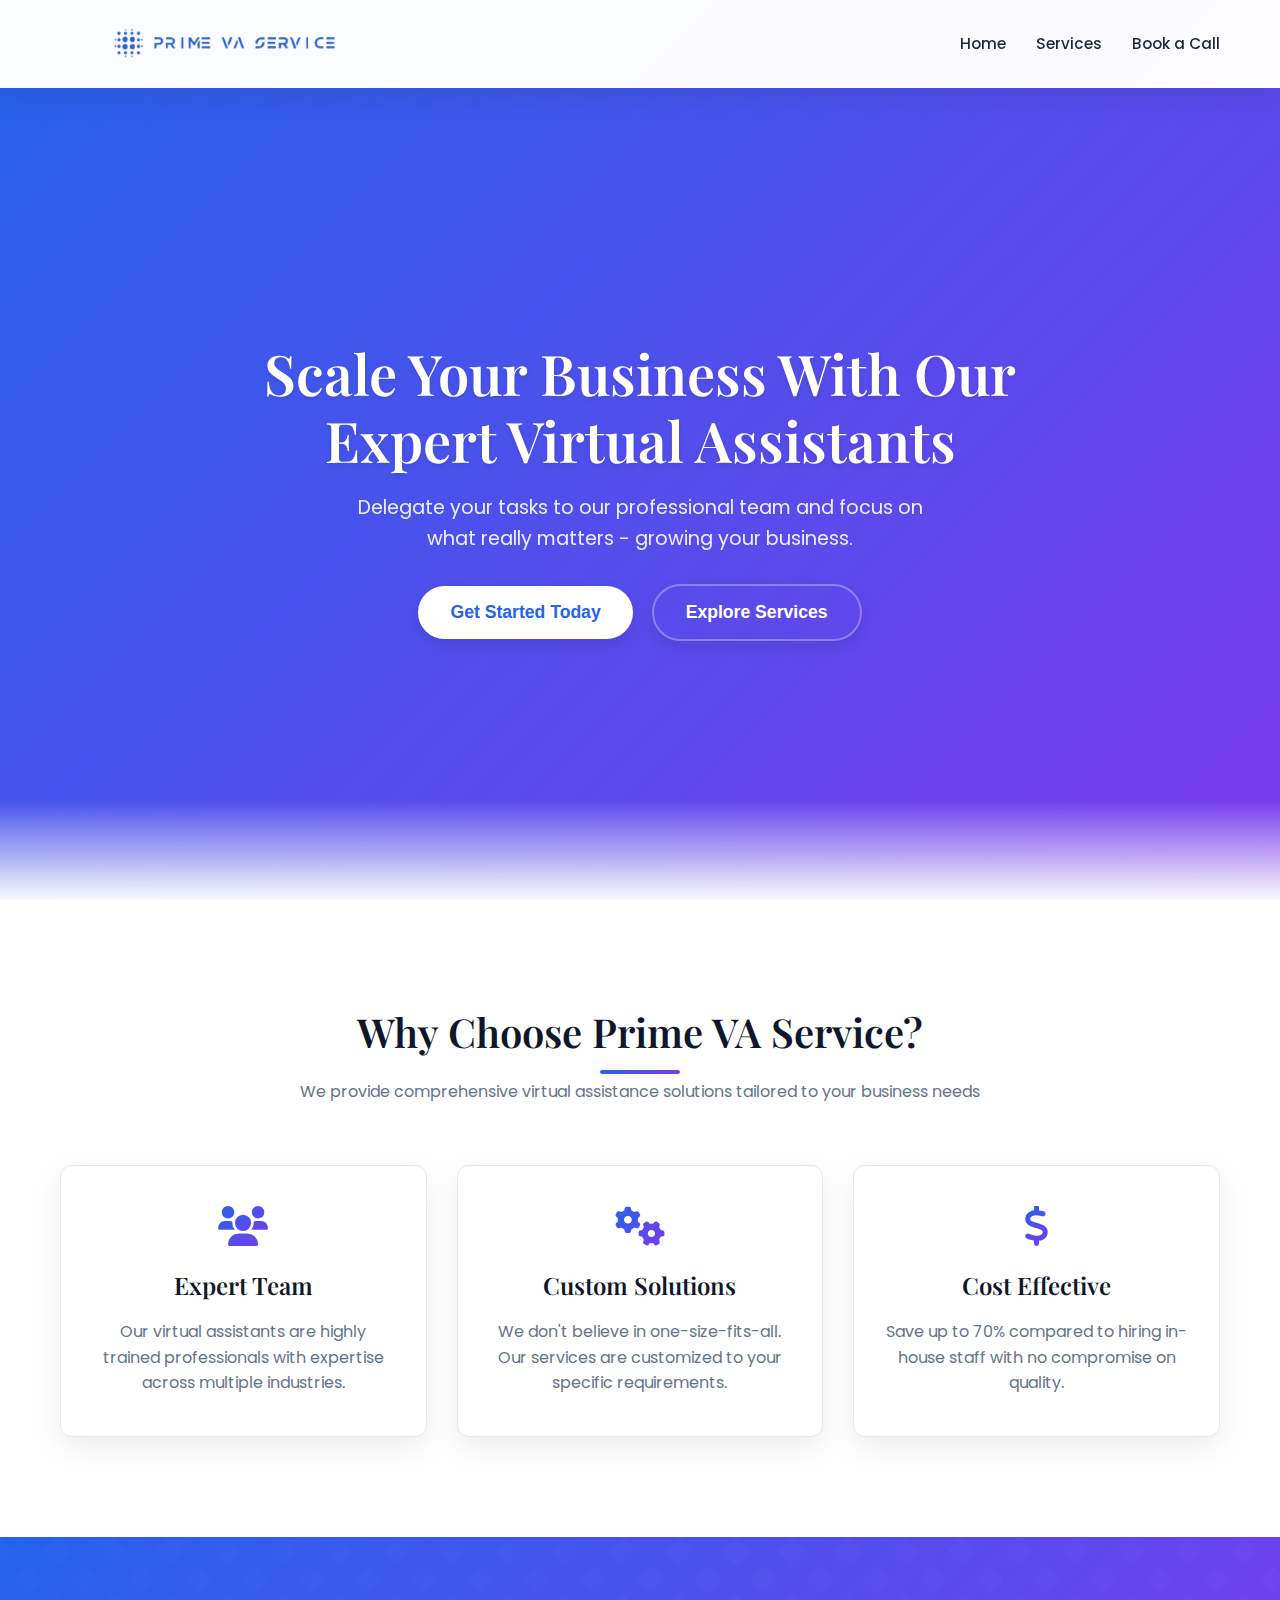
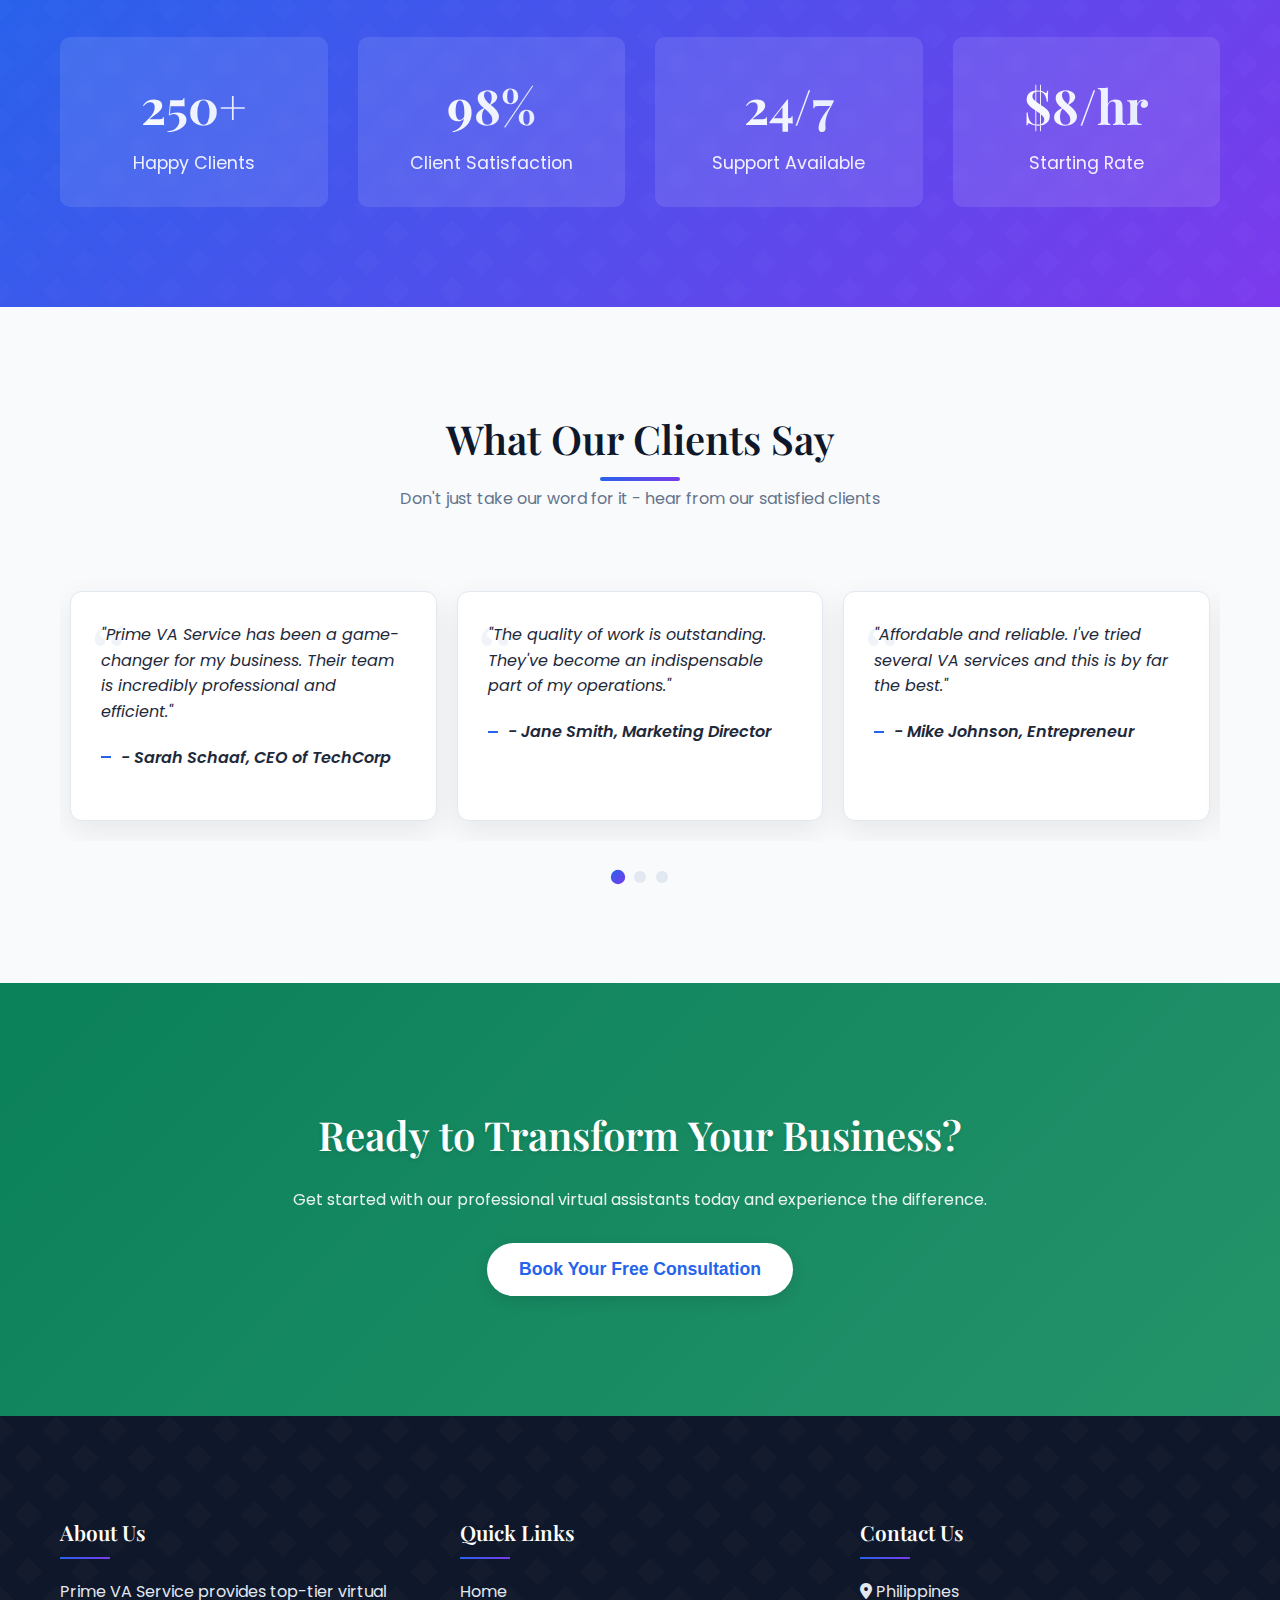
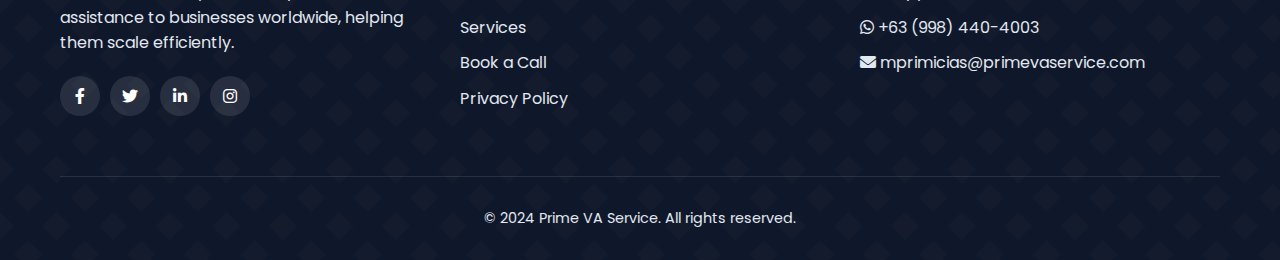
<file: index.html>
<!DOCTYPE html>
<html lang="en">
<head>
    <meta charset="UTF-8">
    <meta name="viewport" content="width=device-width, initial-scale=1.0">
    <title>Prime VA Service | Professional Virtual Assistants</title>
    <link rel="stylesheet" href="https://cdnjs.cloudflare.com/ajax/libs/font-awesome/6.0.0-beta3/css/all.min.css">
    <link rel="stylesheet" href="https://cdnjs.cloudflare.com/ajax/libs/animate.css/4.1.1/animate.min.css"/>
    <link rel="preconnect" href="https://fonts.googleapis.com">
    <link rel="preconnect" href="https://fonts.gstatic.com" crossorigin>
    <link href="https://fonts.googleapis.com/css2?family=Poppins:wght@300;400;500;600;700&family=Playfair+Display:wght@400;500;600;700&display=swap" rel="stylesheet">
    <style>
        :root {
            --primary: #2563eb;      /* Vibrant blue */
            --primary-dark: #1d4ed8;  /* Darker blue */
            --primary-light: #3b82f6; /* Lighter blue */
            --secondary: #7c3aed;     /* Elegant purple */
            --accent: #10b981;       /* Fresh teal */
            --light: #f8fafc;        /* Very light gray */
            --dark: #1e293b;         /* Dark navy */
            --darker: #0f172a;        /* Almost black */
            --gray: #64748b;         /* Medium gray */
            --light-gray: #e2e8f0;   /* Light gray */
            --shadow: 0 10px 30px rgba(0, 0, 0, 0.08);
            --transition: all 0.3s cubic-bezier(0.25, 0.8, 0.25, 1);
            --gradient-primary: linear-gradient(135deg, var(--primary) 0%, var(--secondary) 100%);
            --gradient-accent: linear-gradient(135deg, var(--accent) 0%, #34d399 100%);
        }

        * {
            margin: 0;
            padding: 0;
            box-sizing: border-box;
        }

        body {
            font-family: 'Poppins', sans-serif;
            color: var(--dark);
            line-height: 1.6;
            overflow-x: hidden;
            background-color: var(--light);
        }

        h1, h2, h3, h4 {
            font-family: 'Playfair Display', serif;
            font-weight: 600;
        }

        .container {
            width: 100%;
            max-width: 1200px;
            margin: 0 auto;
            padding: 0 20px;
        }

        /* Header */
        header {
            position: fixed;
            top: 0;
            left: 0;
            width: 100%;
            padding: 20px 0;
            background-color: rgba(255, 255, 255, 0.98);
            box-shadow: var(--shadow);
            z-index: 1000;
            transition: var(--transition);
            backdrop-filter: blur(8px);
        }

        header.scrolled {
            padding: 12px 0;
            box-shadow: 0 4px 12px rgba(0, 0, 0, 0.05);
        }

        .header-container {
            display: flex;
            justify-content: space-between;
            align-items: center;
        }

        .logo {
            height: 48px;
            transition: var(--transition);
        }

        header.scrolled .logo {
            height: 40px;
        }

        nav ul {
            display: flex;
            list-style: none;
        }

        nav ul li {
            margin-left: 30px;
        }

        nav ul li a {
            text-decoration: none;
            color: var(--dark);
            font-weight: 500;
            position: relative;
            transition: var(--transition);
            font-size: 0.95rem;
        }

        nav ul li a:after {
            content: '';
            position: absolute;
            bottom: -5px;
            left: 0;
            width: 0;
            height: 2px;
            background: var(--gradient-primary);
            transition: var(--transition);
        }

        nav ul li a:hover {
            color: var(--primary);
        }

        nav ul li a:hover:after {
            width: 100%;
        }

        .mobile-menu-btn {
            display: none;
            background: none;
            border: none;
            font-size: 24px;
            color: var(--dark);
            cursor: pointer;
            transition: var(--transition);
        }

        .mobile-menu-btn:hover {
            color: var(--primary);
        }

        /* Hero Section */
        .hero {
            height: 100vh;
            min-height: 700px;
            display: flex;
            align-items: center;
            background: var(--gradient-primary), 
                        url('https://images.unsplash.com/photo-1454165804606-c3d57bc86b40?ixlib=rb-1.2.1&auto=format&fit=crop&w=1350&q=80') no-repeat center center/cover;
            color: white;
            text-align: center;
            padding-top: 80px;
            position: relative;
            overflow: hidden;
        }

        .hero:before {
            content: '';
            position: absolute;
            bottom: 0;
            left: 0;
            width: 100%;
            height: 100px;
            background: linear-gradient(to top, rgba(248, 250, 252, 1) 0%, rgba(248, 250, 252, 0) 100%);
            z-index: 1;
        }

        .hero-content {
            max-width: 800px;
            margin: 0 auto;
            position: relative;
            z-index: 2;
        }

        .hero h1 {
            font-size: 3.5rem;
            margin-bottom: 20px;
            line-height: 1.2;
            text-shadow: 0 2px 4px rgba(0, 0, 0, 0.1);
        }

        .hero p {
            font-size: 1.2rem;
            margin-bottom: 30px;
            opacity: 0.9;
            max-width: 600px;
            margin-left: auto;
            margin-right: auto;
        }

        .cta-button {
            display: inline-block;
            padding: 16px 32px;
            background-color: white;
            color: var(--primary);
            border-radius: 50px;
            text-decoration: none;
            font-weight: 600;
            font-size: 1.1rem;
            transition: var(--transition);
            border: none;
            cursor: pointer;
            box-shadow: 0 5px 15px rgba(0, 0, 0, 0.1);
            position: relative;
            overflow: hidden;
        }

        .cta-button:after {
            content: '';
            position: absolute;
            top: 0;
            left: 0;
            width: 100%;
            height: 100%;
            background: linear-gradient(to right, rgba(255, 255, 255, 0.3) 0%, rgba(255, 255, 255, 0) 100%);
            transform: translateX(-100%);
            transition: var(--transition);
        }

        .cta-button:hover {
            transform: translateY(-3px);
            box-shadow: 0 8px 25px rgba(0, 0, 0, 0.15);
        }

        .cta-button:hover:after {
            transform: translateX(100%);
        }

        .cta-button.secondary {
            background-color: transparent;
            color: white;
            border: 2px solid rgba(255, 255, 255, 0.3);
            margin-left: 15px;
        }

        .cta-button.secondary:hover {
            background-color: rgba(255, 255, 255, 0.1);
            border-color: white;
        }

        /* Features Section */
        .features {
            padding: 100px 0;
            background-color: white;
        }

        .section-title {
            text-align: center;
            margin-bottom: 60px;
        }

        .section-title h2 {
            font-size: 2.5rem;
            color: var(--darker);
            position: relative;
            display: inline-block;
            margin-bottom: 15px;
        }

        .section-title h2:after {
            content: '';
            position: absolute;
            bottom: -10px;
            left: 50%;
            transform: translateX(-50%);
            width: 80px;
            height: 4px;
            background: var(--gradient-primary);
            border-radius: 2px;
        }

        .section-title p {
            color: var(--gray);
            max-width: 700px;
            margin: 0 auto;
        }

        .feature-cards {
            display: grid;
            grid-template-columns: repeat(auto-fit, minmax(300px, 1fr));
            gap: 30px;
        }

        .feature-card {
            background-color: white;
            border-radius: 12px;
            padding: 40px 30px;
            text-align: center;
            transition: var(--transition);
            box-shadow: var(--shadow);
            border: 1px solid var(--light-gray);
            position: relative;
            overflow: hidden;
        }

        .feature-card:before {
            content: '';
            position: absolute;
            top: 0;
            left: 0;
            width: 4px;
            height: 0;
            background: var(--gradient-primary);
            transition: var(--transition);
        }

        .feature-card:hover {
            transform: translateY(-10px);
            box-shadow: 0 15px 35px rgba(0, 0, 0, 0.1);
        }

        .feature-card:hover:before {
            height: 100%;
        }

        .feature-card i {
            font-size: 2.5rem;
            margin-bottom: 20px;
            background: var(--gradient-primary);
            -webkit-background-clip: text;
            background-clip: text;
            color: transparent;
        }

        .feature-card h3 {
            font-size: 1.5rem;
            margin-bottom: 15px;
            color: var(--darker);
        }

        .feature-card p {
            color: var(--gray);
        }

        /* Stats Section */
        .stats {
            padding: 100px 0;
            background: var(--gradient-primary);
            color: white;
            position: relative;
            overflow: hidden;
        }

        .stats:before {
            content: '';
            position: absolute;
            top: 0;
            left: 0;
            width: 100%;
            height: 100%;
            background: url('[data-uri]');
            opacity: 0.3;
        }

        .stats-container {
            display: grid;
            grid-template-columns: repeat(auto-fit, minmax(200px, 1fr));
            gap: 30px;
            text-align: center;
            position: relative;
            z-index: 2;
        }

        .stat-item {
            padding: 30px;
            border-radius: 10px;
            background-color: rgba(255, 255, 255, 0.1);
            backdrop-filter: blur(5px);
            transition: var(--transition);
        }

        .stat-item:hover {
            transform: translateY(-5px);
            background-color: rgba(255, 255, 255, 0.15);
        }

        .stat-item h3 {
            font-size: 3rem;
            margin-bottom: 5px;
            font-weight: 700;
            background: linear-gradient(to right, white, #e0e7ff);
            -webkit-background-clip: text;
            background-clip: text;
            color: transparent;
        }

        .stat-item p {
            font-size: 1.1rem;
            opacity: 0.9;
        }

        /* Testimonials Section */
        .testimonials {
            padding: 100px 0;
            background-color: var(--light);
        }

        .testimonials-carousel {
            position: relative;
            overflow: hidden;
            padding: 20px 0;
        }

        .testimonials-container {
            display: flex;
            transition: transform 0.5s ease;
        }

        .testimonial-card {
            flex: 0 0 calc(33.333% - 20px);
            margin: 0 10px;
            background-color: white;
            border-radius: 12px;
            padding: 30px;
            box-shadow: var(--shadow);
            position: relative;
            border: 1px solid var(--light-gray);
        }

        .testimonial-card:before {
            content: '\201C';
            position: absolute;
            top: 20px;
            left: 20px;
            font-size: 5rem;
            color: var(--light-gray);
            font-family: serif;
            line-height: 1;
            z-index: 0;
            opacity: 0.5;
        }

        .testimonial-card p {
            position: relative;
            z-index: 1;
            font-style: italic;
            margin-bottom: 20px;
            color: var(--dark);
        }

        .client-name {
            font-weight: 600;
            color: var(--primary);
            position: relative;
            padding-left: 20px;
        }

        .client-name:before {
            content: '';
            position: absolute;
            left: 0;
            top: 50%;
            transform: translateY(-50%);
            width: 10px;
            height: 2px;
            background-color: var(--primary);
        }

        .carousel-nav {
            display: flex;
            justify-content: center;
            margin-top: 30px;
        }

        .carousel-dot {
            width: 12px;
            height: 12px;
            border-radius: 50%;
            background-color: var(--light-gray);
            margin: 0 5px;
            cursor: pointer;
            transition: var(--transition);
        }

        .carousel-dot.active {
            background: var(--gradient-primary);
            transform: scale(1.2);
        }

        /* CTA Section */
        .cta-section {
            padding: 120px 0;
            background: var(--gradient-accent), 
                        url('https://images.unsplash.com/photo-1522071820081-009f0129c71c?ixlib=rb-1.2.1&auto=format&fit=crop&w=1350&q=80') no-repeat center center/cover;
            color: white;
            text-align: center;
            position: relative;
        }

        .cta-section:before {
            content: '';
            position: absolute;
            top: 0;
            left: 0;
            width: 100%;
            height: 100%;
            background: rgba(0, 0, 0, 0.3);
        }

        .cta-section .container {
            position: relative;
            z-index: 2;
        }

        .cta-section h2 {
            font-size: 2.5rem;
            margin-bottom: 20px;
            text-shadow: 0 2px 4px rgba(0, 0, 0, 0.1);
        }

        .cta-section p {
            max-width: 700px;
            margin: 0 auto 30px;
            opacity: 0.9;
        }

        /* Footer */
        footer {
            background-color: var(--darker);
            color: white;
            padding: 100px 0 30px;
            position: relative;
        }

        footer:before {
            content: '';
            position: absolute;
            top: 0;
            left: 0;
            width: 100%;
            height: 100%;
            background: url('[data-uri]');
            opacity: 0.5;
        }

        .footer-content {
            display: grid;
            grid-template-columns: repeat(auto-fit, minmax(250px, 1fr));
            gap: 40px;
            margin-bottom: 50px;
            position: relative;
            z-index: 2;
        }

        .footer-section h3 {
            font-size: 1.3rem;
            margin-bottom: 20px;
            position: relative;
            padding-bottom: 10px;
            color: white;
        }

        .footer-section h3:after {
            content: '';
            position: absolute;
            bottom: 0;
            left: 0;
            width: 50px;
            height: 2px;
            background: var(--gradient-primary);
        }

        .footer-section p, .footer-section a {
            color: var(--light-gray);
            margin-bottom: 10px;
            display: block;
            text-decoration: none;
            transition: var(--transition);
        }

        .footer-section a:hover {
            color: white;
            padding-left: 5px;
        }

        .social-links {
            display: flex;
            margin-top: 20px;
        }

        .social-links a {
            display: flex;
            align-items: center;
            justify-content: center;
            width: 40px;
            height: 40px;
            border-radius: 50%;
            background-color: rgba(255, 255, 255, 0.1);
            margin-right: 10px;
            color: white;
            transition: var(--transition);
        }

        .social-links a:hover {
            background: var(--gradient-primary);
            transform: translateY(-3px);
            box-shadow: 0 5px 15px rgba(0, 0, 0, 0.2);
        }

        .footer-bottom {
            text-align: center;
            padding-top: 30px;
            border-top: 1px solid rgba(255, 255, 255, 0.1);
            color: var(--light-gray);
            font-size: 0.9rem;
            position: relative;
            z-index: 2;
        }

        /* Responsive Design */
        @media (max-width: 992px) {
            .hero h1 {
                font-size: 2.8rem;
            }
            
            .testimonial-card {
                flex: 0 0 calc(50% - 20px);
            }
        }

        @media (max-width: 768px) {
            .mobile-menu-btn {
                display: block;
            }
            
            nav {
                position: fixed;
                top: 80px;
                left: -100%;
                width: 80%;
                height: calc(100vh - 80px);
                background-color: white;
                box-shadow: 0 10px 20px rgba(0, 0, 0, 0.1);
                transition: var(--transition);
                z-index: 999;
            }
            
            nav.active {
                left: 0;
            }
            
            nav ul {
                flex-direction: column;
                padding: 30px;
            }
            
            nav ul li {
                margin: 15px 0;
            }
            
            .hero h1 {
                font-size: 2.2rem;
            }
            
            .hero p {
                font-size: 1rem;
            }
            
            .cta-buttons {
                display: flex;
                flex-direction: column;
            }
            
            .cta-button.secondary {
                margin-left: 0;
                margin-top: 15px;
            }
            
            .testimonial-card {
                flex: 0 0 100%;
            }
        }

        @media (max-width: 576px) {
            .hero {
                min-height: 600px;
            }
            
            .hero h1 {
                font-size: 2rem;
            }
            
            .section-title h2 {
                font-size: 2rem;
            }
            
            .feature-cards {
                grid-template-columns: 1fr;
            }
            
            .stats-container {
                grid-template-columns: 1fr;
                gap: 40px;
            }
        }

        /* Animations */
        .animate-delay-1 {
            animation-delay: 0.2s;
        }
        
        .animate-delay-2 {
            animation-delay: 0.4s;
        }
        
        .animate-delay-3 {
            animation-delay: 0.6s;
        }

        /* Floating animation */
        @keyframes float {
            0% { transform: translateY(0px); }
            50% { transform: translateY(-15px); }
            100% { transform: translateY(0px); }
        }

        .floating {
            animation: float 6s ease-in-out infinite;
        }
    </style>
   <script>
  // Redirect /home to the root (index.html)
  if (window.location.pathname === '/home') {
    window.history.replaceState({}, '', '/'); // Shows "/" but keeps content
  }
</script>
</head>
<body>
    <!-- Header -->
    <header id="header">
        <div class="container header-container">
            <img src="ffff.png" alt="Prime VA Service Logo" class="logo">
            <button class="mobile-menu-btn" id="mobileMenuBtn">
                <i class="fas fa-bars"></i>
            </button>
            <nav id="nav">
                <ul>
                    <li><a href="index.html">Home</a></li>
                    <li><a href="services.html">Services</a></li>
                    <li><a href="book-a-call.html">Book a Call</a></li>
                </ul>
            </nav>
        </div>
    </header>

    <!-- Hero Section -->
    <section class="hero">
        <div class="container">
            <div class="hero-content animate__animated animate__fadeInUp">
                <h1>Scale Your Business With Our Expert Virtual Assistants</h1>
                <p>Delegate your tasks to our professional team and focus on what really matters - growing your business.</p>
                <div class="cta-buttons">
                    <button class="cta-button animate__animated animate__fadeInUp animate__delay-1s" onclick="location.href='book-a-call.html'">Get Started Today</button>
                    <button class="cta-button secondary animate__animated animate__fadeInUp animate__delay-2s" onclick="location.href='services.html'">Explore Services</button>
                </div>
            </div>
        </div>
    </section>

    <!-- Features Section -->
    <section class="features">
        <div class="container">
            <div class="section-title animate__animated animate__fadeIn">
                <h2>Why Choose Prime VA Service?</h2>
                <p>We provide comprehensive virtual assistance solutions tailored to your business needs</p>
            </div>
            <div class="feature-cards">
                <div class="feature-card animate__animated animate__fadeInUp animate-delay-1">
                    <i class="fas fa-users"></i>
                    <h3>Expert Team</h3>
                    <p>Our virtual assistants are highly trained professionals with expertise across multiple industries.</p>
                </div>
                <div class="feature-card animate__animated animate__fadeInUp animate-delay-2">
                    <i class="fas fa-cogs"></i>
                    <h3>Custom Solutions</h3>
                    <p>We don't believe in one-size-fits-all. Our services are customized to your specific requirements.</p>
                </div>
                <div class="feature-card animate__animated animate__fadeInUp animate-delay-3">
                    <i class="fas fa-dollar-sign"></i>
                    <h3>Cost Effective</h3>
                    <p>Save up to 70% compared to hiring in-house staff with no compromise on quality.</p>
                </div>
            </div>
        </div>
    </section>

    <!-- Stats Section -->
    <section class="stats">
        <div class="container">
            <div class="stats-container">
                <div class="stat-item animate__animated animate__fadeIn">
                    <h3>250+</h3>
                    <p>Happy Clients</p>
                </div>
                <div class="stat-item animate__animated animate__fadeIn animate__delay-1s">
                    <h3>98%</h3>
                    <p>Client Satisfaction</p>
                </div>
                <div class="stat-item animate__animated animate__fadeIn animate__delay-2s">
                    <h3>24/7</h3>
                    <p>Support Available</p>
                </div>
                <div class="stat-item animate__animated animate__fadeIn animate__delay-3s">
                    <h3>$8/hr</h3>
                    <p>Starting Rate</p>
                </div>
            </div>
        </div>
    </section>

    <!-- Testimonials Section -->
    <section class="testimonials">
        <div class="container">
            <div class="section-title animate__animated animate__fadeIn">
                <h2>What Our Clients Say</h2>
                <p>Don't just take our word for it - hear from our satisfied clients</p>
            </div>
            <div class="testimonials-carousel">
                <div class="testimonials-container" id="testimonialsContainer">
                    <div class="testimonial-card">
                        <p>"Prime VA Service has been a game-changer for my business. Their team is incredibly professional and efficient."</p>
                        <p class="client-name">- Sarah Schaaf, CEO of TechCorp</p>
                    </div>
                    <div class="testimonial-card">
                        <p>"The quality of work is outstanding. They've become an indispensable part of my operations."</p>
                        <p class="client-name">- Jane Smith, Marketing Director</p>
                    </div>
                    <div class="testimonial-card">
                        <p>"Affordable and reliable. I've tried several VA services and this is by far the best."</p>
                        <p class="client-name">- Mike Johnson, Entrepreneur</p>
                    </div>
                    <div class="testimonial-card">
                        <p>"Excellent communication and attention to detail. Very satisfied with their services."</p>
                        <p class="client-name">- Sarah Brown, Consultant</p>
                    </div>
                    <div class="testimonial-card">
                        <p>"The best virtual assistant service I've ever used. Highly professional and responsive."</p>
                        <p class="client-name">- David Wilson, Business Owner</p>
                    </div>
                    <div class="testimonial-card">
                        <p>"They helped me save countless hours and allowed me to focus on business growth."</p>
                        <p class="client-name">- Emily Davis, Startup Founder</p>
                    </div>
                </div>
            </div>
            <div class="carousel-nav">
                <div class="carousel-dot active" onclick="goToTestimonial(0)"></div>
                <div class="carousel-dot" onclick="goToTestimonial(1)"></div>
                <div class="carousel-dot" onclick="goToTestimonial(2)"></div>
            </div>
        </div>
    </section>

    <!-- CTA Section -->
    <section class="cta-section">
        <div class="container">
            <h2 class="animate__animated animate__fadeIn">Ready to Transform Your Business?</h2>
            <p class="animate__animated animate__fadeIn animate__delay-1s">Get started with our professional virtual assistants today and experience the difference.</p>
            <button class="cta-button animate__animated animate__fadeIn animate__delay-2s" onclick="location.href='book-a-call.html'">Book Your Free Consultation</button>
        </div>
    </section>

    <!-- Footer -->
    <footer>
        <div class="container">
            <div class="footer-content">
                <div class="footer-section">
                    <h3>About Us</h3>
                    <p>Prime VA Service provides top-tier virtual assistance to businesses worldwide, helping them scale efficiently.</p>
                    <div class="social-links">
                        <a href="#"><i class="fab fa-facebook-f"></i></a>
                        <a href="#"><i class="fab fa-twitter"></i></a>
                        <a href="#"><i class="fab fa-linkedin-in"></i></a>
                        <a href="#"><i class="fab fa-instagram"></i></a>
                    </div>
                </div>
                <div class="footer-section">
                    <h3>Quick Links</h3>
                    <a href="index">Home</a>
                    <a href="services">Services</a>
                    <a href="book-a-call">Book a Call</a>
                    <a href="privacy">Privacy Policy</a>
                </div>
                <div class="footer-section">
                    <h3>Contact Us</h3>
                    <p><i class="fas fa-map-marker-alt"></i> Philippines</p>
                    <p><i class="fab fa-whatsapp"></i> +63 (998) 440-4003</p>
                    <p><i class="fas fa-envelope"></i> mprimicias@primevaservice.com</p>
                </div>
            </div>
            <div class="footer-bottom">
                <p>&copy; 2024 Prime VA Service. All rights reserved.</p>
            </div>
        </div>
    </footer>

    <script>
        // Mobile Menu Toggle
        const mobileMenuBtn = document.getElementById('mobileMenuBtn');
        const nav = document.getElementById('nav');

        mobileMenuBtn.addEventListener('click', () => {
            nav.classList.toggle('active');
        });

        // Header Scroll Effect
        const header = document.getElementById('header');
        window.addEventListener('scroll', () => {
            if (window.scrollY > 100) {
                header.classList.add('scrolled');
            } else {
                header.classList.remove('scrolled');
            }
        });

        // Testimonials Carousel
        const testimonialsContainer = document.getElementById('testimonialsContainer');
        const testimonialCards = document.querySelectorAll('.testimonial-card');
        const dots = document.querySelectorAll('.carousel-dot');
        let currentIndex = 0;
        const cardWidth = testimonialCards[0].offsetWidth + 20; // Include margin

        function goToTestimonial(index) {
            currentIndex = index;
            testimonialsContainer.style.transform = `translateX(-${currentIndex * cardWidth * 3}px)`;
            
            // Update dots
            dots.forEach((dot, i) => {
                dot.classList.toggle('active', i === currentIndex);
            });
        }

        // Auto-scroll testimonials
        setInterval(() => {
            currentIndex = (currentIndex + 1) % 3;
            goToTestimonial(currentIndex);
        }, 5000);
    </script>
<script>
  // ===== 1. FORCE CLEAN URLS ON LOAD =====
  // Remove .html from ALL page URLs (e.g., "/services.html" → "/services")
  if (window.location.pathname.includes('.html')) {
    const cleanUrl = window.location.pathname.replace('.html', '');
    history.replaceState({}, '', cleanUrl);
  }

  // ===== 2. HANDLE HOME LINK CLICKS =====
  // When Home is clicked, show "/home" but load root (index.html)
  document.querySelectorAll('a[href="/"]').forEach(link => {
    link.addEventListener('click', (e) => {
      if (window.location.pathname !== '/') {
        e.preventDefault();
        window.location.href = '/'; // Load root page
        setTimeout(() => {
          history.replaceState({}, '', '/home'); // Change URL after load
        }, 10);
      }
    });
  });

  // ===== 3. REDIRECT "/home" TO ROOT =====
  if (window.location.pathname === '/home') {
    history.replaceState({}, '', '/');
  }
</script>
</body>
</html>
</file>
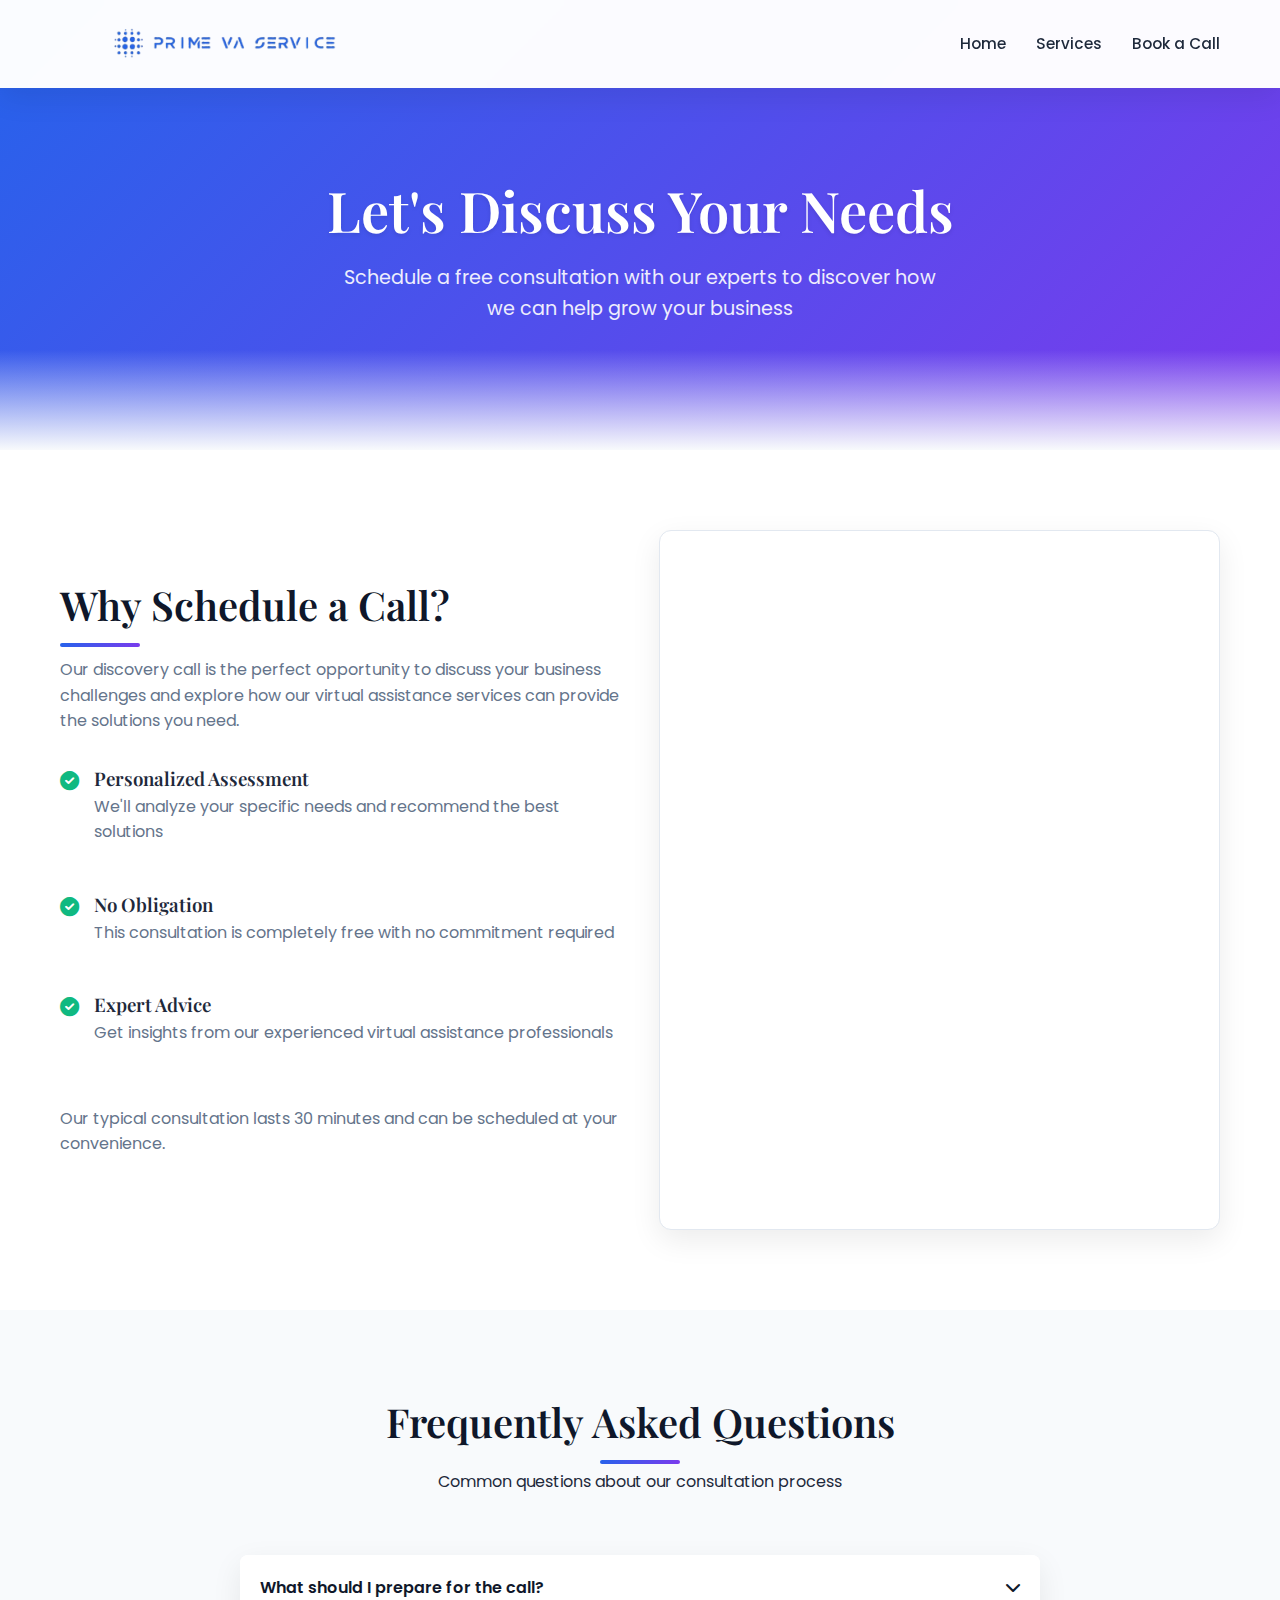
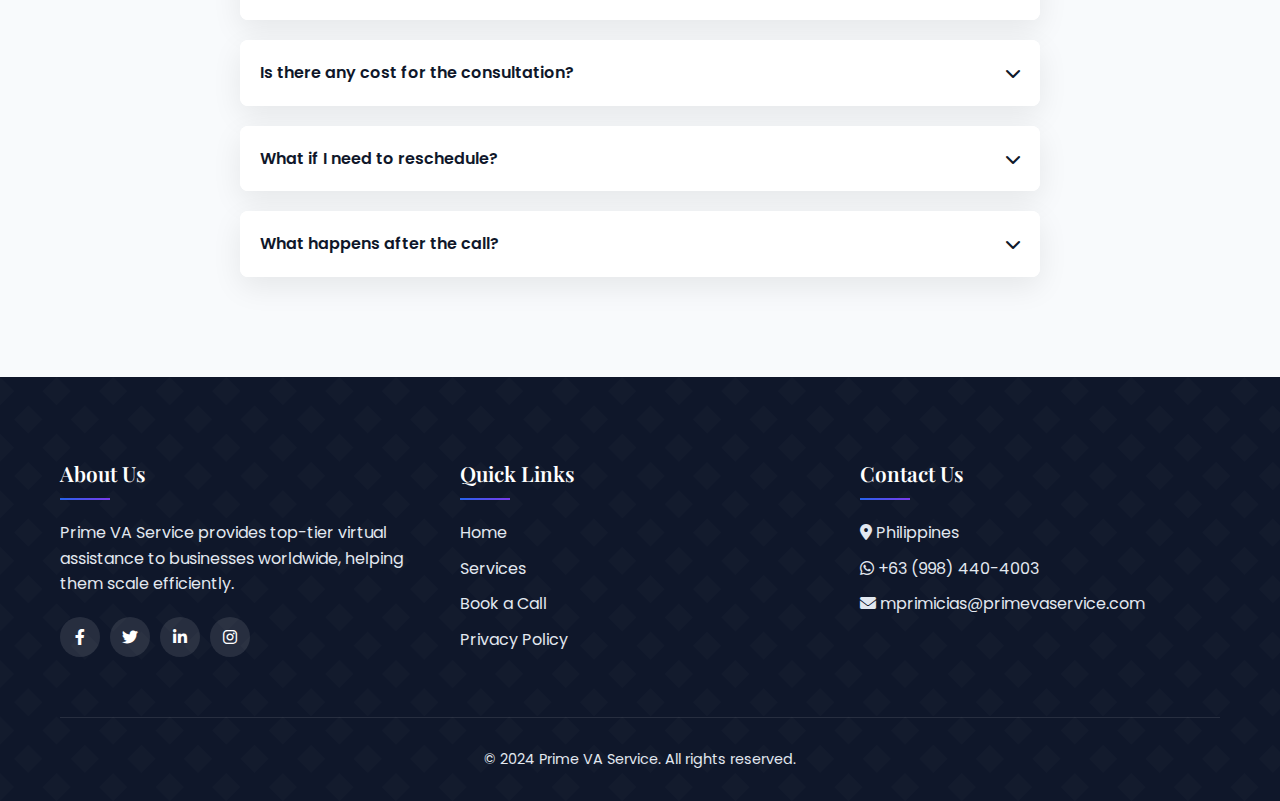
<file: book-a-call.html>
<!DOCTYPE html>
<html lang="en">
<head>
    <meta charset="UTF-8">
    <meta name="viewport" content="width=device-width, initial-scale=1.0">
    <title>Schedule a Consultation | Prime VA Service</title>
    <link rel="stylesheet" href="https://cdnjs.cloudflare.com/ajax/libs/font-awesome/6.0.0-beta3/css/all.min.css">
    <link rel="stylesheet" href="https://cdnjs.cloudflare.com/ajax/libs/animate.css/4.1.1/animate.min.css"/>
    <link rel="preconnect" href="https://fonts.googleapis.com">
    <link rel="preconnect" href="https://fonts.gstatic.com" crossorigin>
    <link href="https://fonts.googleapis.com/css2?family=Poppins:wght@300;400;500;600;700&family=Playfair+Display:wght@400;500;600;700&display=swap" rel="stylesheet">
    <style>
        :root {
            --primary: #2563eb;      /* Vibrant blue */
            --primary-dark: #1d4ed8;  /* Darker blue */
            --primary-light: #3b82f6; /* Lighter blue */
            --secondary: #7c3aed;     /* Elegant purple */
            --accent: #10b981;       /* Fresh teal */
            --light: #f8fafc;        /* Very light gray */
            --dark: #1e293b;         /* Dark navy */
            --darker: #0f172a;        /* Almost black */
            --gray: #64748b;         /* Medium gray */
            --light-gray: #e2e8f0;   /* Light gray */
            --shadow: 0 10px 30px rgba(0, 0, 0, 0.08);
            --transition: all 0.3s cubic-bezier(0.25, 0.8, 0.25, 1);
            --gradient-primary: linear-gradient(135deg, var(--primary) 0%, var(--secondary) 100%);
            --gradient-accent: linear-gradient(135deg, var(--accent) 0%, #34d399 100%);
        }

        * {
            margin: 0;
            padding: 0;
            box-sizing: border-box;
        }

        body {
            font-family: 'Poppins', sans-serif;
            color: var(--dark);
            line-height: 1.6;
            overflow-x: hidden;
            background-color: var(--light);
        }

        h1, h2, h3, h4 {
            font-family: 'Playfair Display', serif;
            font-weight: 600;
        }

        .container {
            width: 100%;
            max-width: 1200px;
            margin: 0 auto;
            padding: 0 20px;
        }

        /* Header */
        header {
            position: fixed;
            top: 0;
            left: 0;
            width: 100%;
            padding: 20px 0;
            background-color: rgba(255, 255, 255, 0.98);
            box-shadow: var(--shadow);
            z-index: 1000;
            transition: var(--transition);
            backdrop-filter: blur(8px);
        }

        header.scrolled {
            padding: 12px 0;
            box-shadow: 0 4px 12px rgba(0, 0, 0, 0.05);
        }

        .header-container {
            display: flex;
            justify-content: space-between;
            align-items: center;
        }

        .logo {
            height: 48px;
            transition: var(--transition);
        }

        header.scrolled .logo {
            height: 40px;
        }

        nav ul {
            display: flex;
            list-style: none;
        }

        nav ul li {
            margin-left: 30px;
        }

        nav ul li a {
            text-decoration: none;
            color: var(--dark);
            font-weight: 500;
            position: relative;
            transition: var(--transition);
            font-size: 0.95rem;
        }

        nav ul li a:after {
            content: '';
            position: absolute;
            bottom: -5px;
            left: 0;
            width: 0;
            height: 2px;
            background: var(--gradient-primary);
            transition: var(--transition);
        }

        nav ul li a:hover {
            color: var(--primary);
        }

        nav ul li a:hover:after {
            width: 100%;
        }

        .mobile-menu-btn {
            display: none;
            background: none;
            border: none;
            font-size: 24px;
            color: var(--dark);
            cursor: pointer;
            transition: var(--transition);
        }

        .mobile-menu-btn:hover {
            color: var(--primary);
        }

        /* Hero Section */
        .booking-hero {
            height: 50vh;
            min-height: 400px;
            display: flex;
            align-items: center;
            background: var(--gradient-primary), 
                        url('https://images.unsplash.com/photo-1579621970563-ebec7560ff3e?ixlib=rb-1.2.1&auto=format&fit=crop&w=1350&q=80') no-repeat center center/cover;
            color: white;
            text-align: center;
            padding-top: 80px;
            position: relative;
            overflow: hidden;
        }

        .booking-hero:before {
            content: '';
            position: absolute;
            bottom: 0;
            left: 0;
            width: 100%;
            height: 100px;
            background: linear-gradient(to top, rgba(248, 250, 252, 1) 0%, rgba(248, 250, 252, 0) 100%);
            z-index: 1;
        }

        .hero-content {
            max-width: 800px;
            margin: 0 auto;
            position: relative;
            z-index: 2;
        }

        .booking-hero h1 {
            font-size: 3.5rem;
            margin-bottom: 20px;
            line-height: 1.2;
            text-shadow: 0 2px 4px rgba(0, 0, 0, 0.1);
        }

        .booking-hero p {
            font-size: 1.2rem;
            margin-bottom: 30px;
            opacity: 0.9;
            max-width: 600px;
            margin-left: auto;
            margin-right: auto;
        }

        /* Booking Section */
        .booking-section {
            padding: 80px 0;
            background-color: white;
        }

        .booking-container {
            display: flex;
            flex-wrap: wrap;
            gap: 40px;
            align-items: center;
        }

        .booking-content {
            flex: 1;
            min-width: 300px;
        }

        .booking-content h2 {
            font-size: 2.5rem;
            margin-bottom: 20px;
            color: var(--darker);
            position: relative;
        }

        .booking-content h2:after {
            content: '';
            position: absolute;
            bottom: -10px;
            left: 0;
            width: 80px;
            height: 4px;
            background: var(--gradient-primary);
            border-radius: 2px;
        }

        .booking-content p {
            color: var(--gray);
            margin-bottom: 30px;
        }

        .benefits-list {
            margin-bottom: 30px;
        }

        .benefit-item {
            display: flex;
            align-items: flex-start;
            margin-bottom: 15px;
        }

        .benefit-icon {
            color: var(--accent);
            margin-right: 15px;
            font-size: 1.2rem;
            margin-top: 3px;
        }

        .booking-widget {
            flex: 1;
            min-width: 300px;
            background-color: white;
            border-radius: 12px;
            box-shadow: var(--shadow);
            overflow: hidden;
            border: 1px solid var(--light-gray);
            height: 700px;
        }

        .calendly-inline-widget {
            min-height: 700px !important;
            height: 100% !important;
            width: 100% !important;
            overflow: hidden !important;
        }

        /* FAQ Section */
        .faq-section {
            padding: 80px 0;
            background-color: var(--light);
        }

        .section-title {
            text-align: center;
            margin-bottom: 60px;
        }

        .section-title h2 {
            font-size: 2.5rem;
            color: var(--darker);
            position: relative;
            display: inline-block;
            margin-bottom: 15px;
        }

        .section-title h2:after {
            content: '';
            position: absolute;
            bottom: -10px;
            left: 50%;
            transform: translateX(-50%);
            width: 80px;
            height: 4px;
            background: var(--gradient-primary);
            border-radius: 2px;
        }

        .faq-container {
            max-width: 800px;
            margin: 0 auto;
        }

        .faq-item {
            margin-bottom: 20px;
            border-radius: 8px;
            overflow: hidden;
            box-shadow: var(--shadow);
            background-color: white;
        }

        .faq-question {
            padding: 20px;
            background-color: white;
            color: var(--darker);
            font-weight: 600;
            cursor: pointer;
            display: flex;
            justify-content: space-between;
            align-items: center;
            transition: var(--transition);
        }

        .faq-question:hover {
            background-color: var(--light);
        }

        .faq-question i {
            transition: var(--transition);
        }

        .faq-answer {
            padding: 0 20px;
            max-height: 0;
            overflow: hidden;
            transition: var(--transition);
            color: var(--gray);
        }

        .faq-item.active .faq-question {
            background-color: var(--light);
        }

        .faq-item.active .faq-question i {
            transform: rotate(180deg);
        }

        .faq-item.active .faq-answer {
            padding: 0 20px 20px;
            max-height: 500px;
        }

        /* Footer */
        footer {
            background-color: var(--darker);
            color: white;
            padding: 80px 0 30px;
            position: relative;
        }

        footer:before {
            content: '';
            position: absolute;
            top: 0;
            left: 0;
            width: 100%;
            height: 100%;
            background: url('[data-uri]');
            opacity: 0.5;
        }

        .footer-content {
            display: grid;
            grid-template-columns: repeat(auto-fit, minmax(250px, 1fr));
            gap: 40px;
            margin-bottom: 50px;
            position: relative;
            z-index: 2;
        }

        .footer-section h3 {
            font-size: 1.3rem;
            margin-bottom: 20px;
            position: relative;
            padding-bottom: 10px;
            color: white;
        }

        .footer-section h3:after {
            content: '';
            position: absolute;
            bottom: 0;
            left: 0;
            width: 50px;
            height: 2px;
            background: var(--gradient-primary);
        }

        .footer-section p, .footer-section a {
            color: var(--light-gray);
            margin-bottom: 10px;
            display: block;
            text-decoration: none;
            transition: var(--transition);
        }

        .footer-section a:hover {
            color: white;
            padding-left: 5px;
        }

        .social-links {
            display: flex;
            margin-top: 20px;
        }

        .social-links a {
            display: flex;
            align-items: center;
            justify-content: center;
            width: 40px;
            height: 40px;
            border-radius: 50%;
            background-color: rgba(255, 255, 255, 0.1);
            margin-right: 10px;
            color: white;
            transition: var(--transition);
        }

        .social-links a:hover {
            background: var(--gradient-primary);
            transform: translateY(-3px);
            box-shadow: 0 5px 15px rgba(0, 0, 0, 0.2);
        }

        .footer-bottom {
            text-align: center;
            padding-top: 30px;
            border-top: 1px solid rgba(255, 255, 255, 0.1);
            color: var(--light-gray);
            font-size: 0.9rem;
            position: relative;
            z-index: 2;
        }

        /* Responsive Design */
        @media (max-width: 992px) {
            .booking-hero h1 {
                font-size: 2.8rem;
            }
            
            .section-title h2 {
                font-size: 2.2rem;
            }
        }

        @media (max-width: 768px) {
            .mobile-menu-btn {
                display: block;
            }
            
            nav {
                position: fixed;
                top: 80px;
                left: -100%;
                width: 80%;
                height: calc(100vh - 80px);
                background-color: white;
                box-shadow: 0 10px 20px rgba(0, 0, 0, 0.1);
                transition: var(--transition);
                z-index: 999;
            }
            
            nav.active {
                left: 0;
            }
            
            nav ul {
                flex-direction: column;
                padding: 30px;
            }
            
            nav ul li {
                margin: 15px 0;
            }
            
            .booking-hero h1 {
                font-size: 2.2rem;
            }
            
            .booking-hero p {
                font-size: 1rem;
            }
            
            .booking-container {
                flex-direction: column;
            }

            .booking-widget {
                height: 600px;
            }

            .calendly-inline-widget {
                min-height: 600px !important;
            }
        }

        @media (max-width: 576px) {
            .booking-hero {
                min-height: 350px;
                height: 40vh;
            }
            
            .booking-hero h1 {
                font-size: 2rem;
            }
            
            .section-title h2 {
                font-size: 1.8rem;
            }
        }

        /* Animations */
        .animate-delay-1 {
            animation-delay: 0.2s;
        }
        
        .animate-delay-2 {
            animation-delay: 0.4s;
        }
        
        .animate-delay-3 {
            animation-delay: 0.6s;
        }
    </style>
    <script>
  // Redirect clean URLs (without .html) to the actual .html files
  const currentPath = window.location.pathname;
  
  // If URL ends with '/something' (missing .html) but isn't a folder
  if (!currentPath.includes('.html') && !currentPath.endsWith('/')) {
    // Check if this is a known page
    const validPages = ['services', 'book-a-call', 'privacy']; // Add all your page names
    const pageName = currentPath.split('/').pop();
    
    if (validPages.includes(pageName)) {
      window.location.href = currentPath + '.html';
    }
  }
</script>
</head>
<body>
    <!-- Header -->
    <header id="header">
        <div class="container header-container">
            <img src="ffff.png" alt="Prime VA Service Logo" class="logo">
            <button class="mobile-menu-btn" id="mobileMenuBtn">
                <i class="fas fa-bars"></i>
            </button>
            <nav id="nav">
                <ul>
                    <li><a href="index.html">Home</a></li>
                    <li><a href="services.html">Services</a></li>
                    <li><a href="book-a-call" class="active">Book a Call</a></li>
                </ul>
            </nav>
        </div>
    </header>

    <!-- Hero Section -->
    <section class="booking-hero">
        <div class="container">
            <div class="hero-content animate__animated animate__fadeInUp">
                <h1>Let's Discuss Your Needs</h1>
                <p>Schedule a free consultation with our experts to discover how we can help grow your business</p>
            </div>
        </div>
    </section>

    <!-- Booking Section -->
    <section class="booking-section">
        <div class="container">
            <div class="booking-container">
                <div class="booking-content animate__animated animate__fadeInLeft">
                    <h2>Why Schedule a Call?</h2>
                    <p>Our discovery call is the perfect opportunity to discuss your business challenges and explore how our virtual assistance services can provide the solutions you need.</p>
                    
                    <div class="benefits-list">
                        <div class="benefit-item animate__animated animate__fadeInLeft animate-delay-1">
                            <div class="benefit-icon"><i class="fas fa-check-circle"></i></div>
                            <div>
                                <h3>Personalized Assessment</h3>
                                <p>We'll analyze your specific needs and recommend the best solutions</p>
                            </div>
                        </div>
                        <div class="benefit-item animate__animated animate__fadeInLeft animate-delay-2">
                            <div class="benefit-icon"><i class="fas fa-check-circle"></i></div>
                            <div>
                                <h3>No Obligation</h3>
                                <p>This consultation is completely free with no commitment required</p>
                            </div>
                        </div>
                        <div class="benefit-item animate__animated animate__fadeInLeft animate-delay-3">
                            <div class="benefit-icon"><i class="fas fa-check-circle"></i></div>
                            <div>
                                <h3>Expert Advice</h3>
                                <p>Get insights from our experienced virtual assistance professionals</p>
                            </div>
                        </div>
                    </div>
                    
                    <p>Our typical consultation lasts 30 minutes and can be scheduled at your convenience.</p>
                </div>
                
                <div class="booking-widget animate__animated animate__fadeInRight">
                    <div class="calendly-inline-widget" 
                         data-url="https://calendly.com/sweetmuffin-07/discover-call" 
                         style="min-width:320px;height:700px;"></div>
                    <script type="text/javascript" src="https://assets.calendly.com/assets/external/widget.js" async></script>
                </div>
            </div>
        </div>
    </section>

    <!-- FAQ Section -->
    <section class="faq-section">
        <div class="container">
            <div class="section-title animate__animated animate__fadeIn">
                <h2>Frequently Asked Questions</h2>
                <p>Common questions about our consultation process</p>
            </div>
            
            <div class="faq-container">
                <div class="faq-item animate__animated animate__fadeInUp">
                    <div class="faq-question">
                        <span>What should I prepare for the call?</span>
                        <i class="fas fa-chevron-down"></i>
                    </div>
                    <div class="faq-answer">
                        <p>Just come prepared to discuss your current business challenges and what areas you'd like assistance with. There's no need for formal preparation - we'll guide the conversation to understand your needs.</p>
                    </div>
                </div>
                
                <div class="faq-item animate__animated animate__fadeInUp animate-delay-1">
                    <div class="faq-question">
                        <span>Is there any cost for the consultation?</span>
                        <i class="fas fa-chevron-down"></i>
                    </div>
                    <div class="faq-answer">
                        <p>No, our initial consultation is completely free with no obligation. It's an opportunity for us to get to know each other and determine if we're a good fit for your needs.</p>
                    </div>
                </div>
                
                <div class="faq-item animate__animated animate__fadeInUp animate-delay-2">
                    <div class="faq-question">
                        <span>What if I need to reschedule?</span>
                        <i class="fas fa-chevron-down"></i>
                    </div>
                    <div class="faq-answer">
                        <p>You can easily reschedule your appointment by following the link in your confirmation email or by contacting us directly at least 24 hours before your scheduled time.</p>
                    </div>
                </div>
                
                <div class="faq-item animate__animated animate__fadeInUp animate-delay-3">
                    <div class="faq-question">
                        <span>What happens after the call?</span>
                        <i class="fas fa-chevron-down"></i>
                    </div>
                    <div class="faq-answer">
                        <p>After our call, we'll send you a customized proposal outlining our recommended solutions. There's no pressure to proceed - you'll have time to review everything before making any decisions.</p>
                    </div>
                </div>
            </div>
        </div>
    </section>

    <!-- Footer -->
    <footer>
        <div class="container">
            <div class="footer-content">
                <div class="footer-section">
                    <h3>About Us</h3>
                    <p>Prime VA Service provides top-tier virtual assistance to businesses worldwide, helping them scale efficiently.</p>
                    <div class="social-links">
                        <a href="#"><i class="fab fa-facebook-f"></i></a>
                        <a href="#"><i class="fab fa-twitter"></i></a>
                        <a href="#"><i class="fab fa-linkedin-in"></i></a>
                        <a href="#"><i class="fab fa-instagram"></i></a>
                    </div>
                </div>
                <div class="footer-section">
                    <h3>Quick Links</h3>
                    <a href="index.html">Home</a>
                    <a href="services.html">Services</a>
                    <a href="book-a-call.html">Book a Call</a>
                    <a href="privacy.html">Privacy Policy</a>
                </div>
                <div class="footer-section">
                    <h3>Contact Us</h3>
                    <p><i class="fas fa-map-marker-alt"></i> Philippines</p>
                    <p><i class="fab fa-whatsapp"></i> +63 (998) 440-4003</p>
                    <p><i class="fas fa-envelope"></i> mprimicias@primevaservice.com</p>
                </div>
            </div>
            <div class="footer-bottom">
                <p>&copy; 2024 Prime VA Service. All rights reserved.</p>
            </div>
        </div>
    </footer>

    <script>
        // Mobile Menu Toggle
        const mobileMenuBtn = document.getElementById('mobileMenuBtn');
        const nav = document.getElementById('nav');

        mobileMenuBtn.addEventListener('click', () => {
            nav.classList.toggle('active');
        });

        // Header Scroll Effect
        const header = document.getElementById('header');
        window.addEventListener('scroll', () => {
            if (window.scrollY > 100) {
                header.classList.add('scrolled');
            } else {
                header.classList.remove('scrolled');
            }
        });

        // FAQ Accordion
        const faqItems = document.querySelectorAll('.faq-item');
        faqItems.forEach(item => {
            const question = item.querySelector('.faq-question');
            question.addEventListener('click', () => {
                item.classList.toggle('active');
                
                // Close other items
                faqItems.forEach(otherItem => {
                    if (otherItem !== item) {
                        otherItem.classList.remove('active');
                    }
                });
            });
        });

        // Initialize Calendly widget
        document.addEventListener('DOMContentLoaded', function() {
            if (typeof Calendly !== 'undefined') {
                Calendly.initInlineWidget({
                    url: 'https://calendly.com/sweetmuffin-07/discover-call',
                    parentElement: document.querySelector('.calendly-inline-widget'),
                    prefill: {},
                    utm: {},
                    style: {
                        minWidth: '320px',
                        height: '700px'
                    }
                });
            }
        });
    </script>
    <script>
  // ===== 1. FORCE CLEAN URLS ON LOAD =====
  // Remove .html from ALL page URLs (e.g., "/services.html" → "/services")
  if (window.location.pathname.includes('.html')) {
    const cleanUrl = window.location.pathname.replace('.html', '');
    history.replaceState({}, '', cleanUrl);
  }

  // ===== 2. HANDLE HOME LINK CLICKS =====
  // When Home is clicked, show "/home" but load root (index.html)
  document.querySelectorAll('a[href="/"]').forEach(link => {
    link.addEventListener('click', (e) => {
      if (window.location.pathname !== '/') {
        e.preventDefault();
        window.location.href = '/'; // Load root page
        setTimeout(() => {
          history.replaceState({}, '', '/home'); // Change URL after load
        }, 10);
      }
    });
  });

  // ===== 3. REDIRECT "/home" TO ROOT =====
  if (window.location.pathname === '/home') {
    history.replaceState({}, '', '/');
  }
</script>
</body>
</html>
</file>
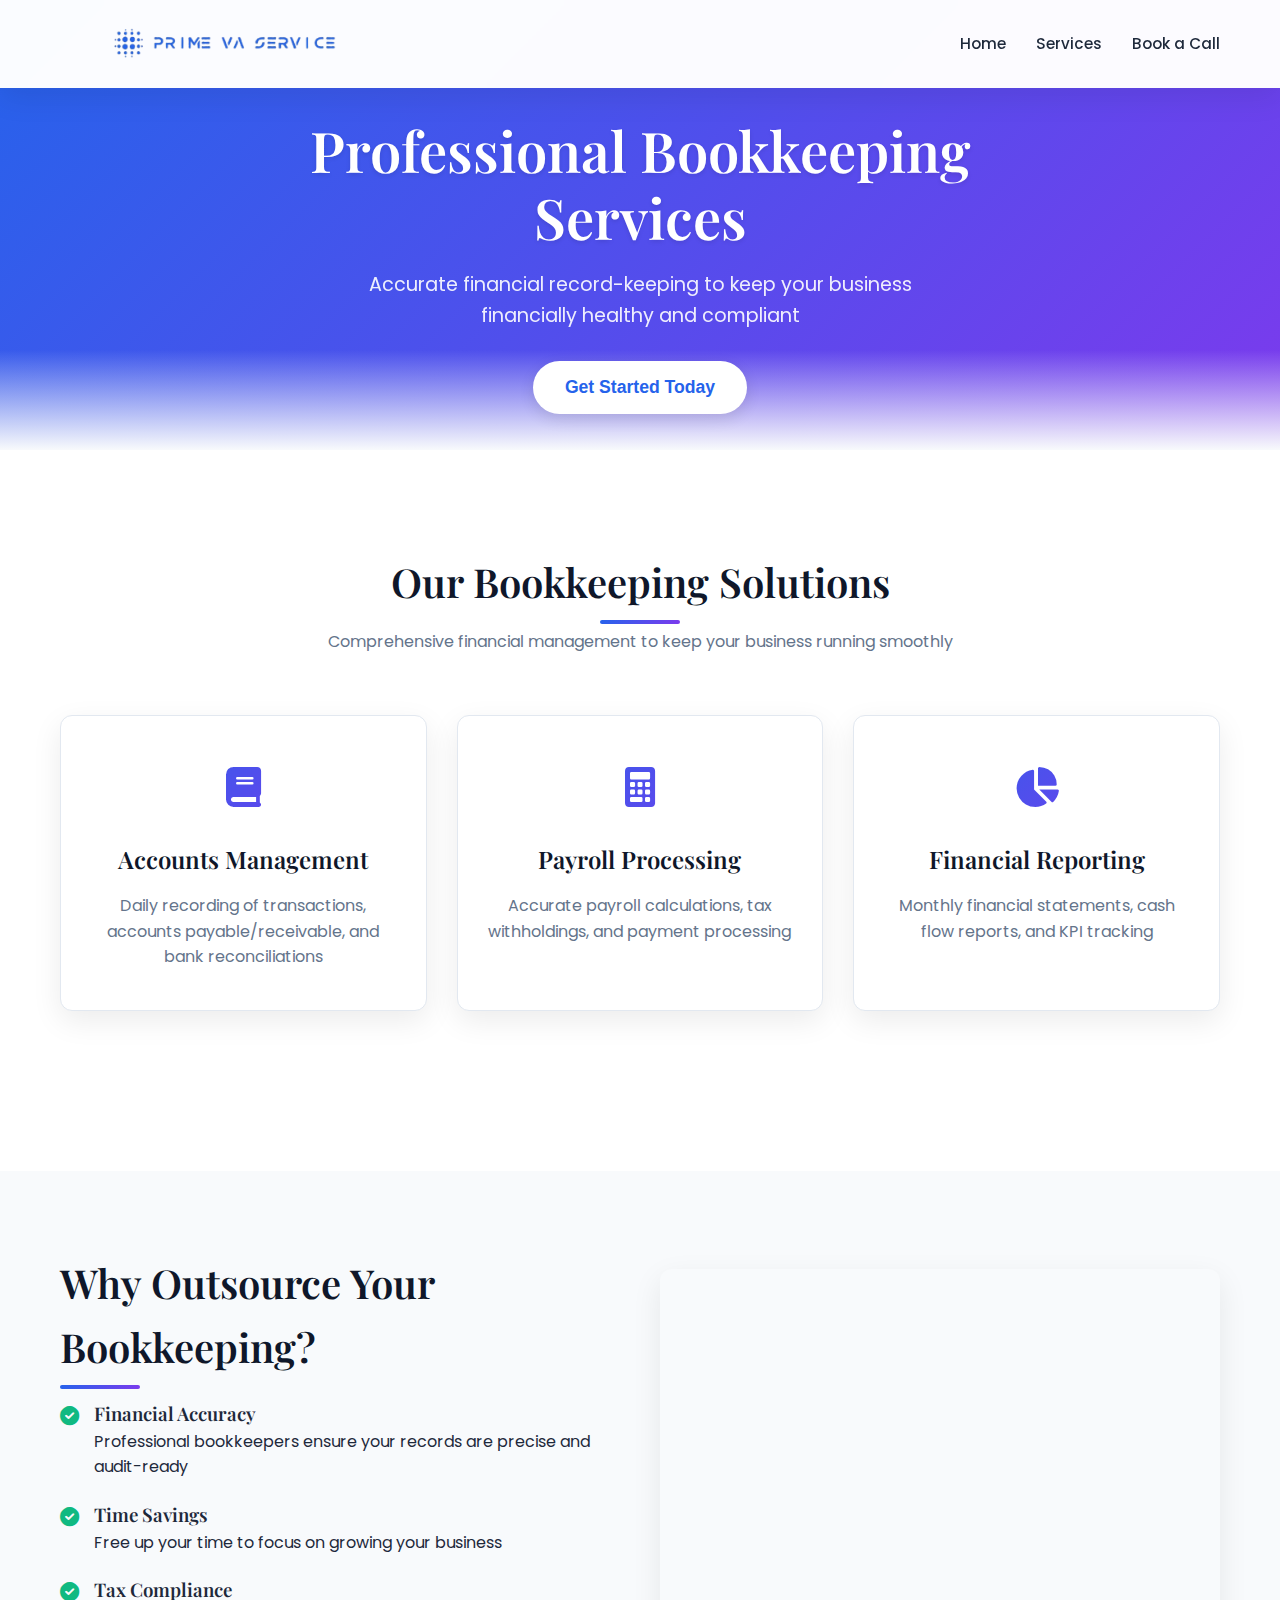
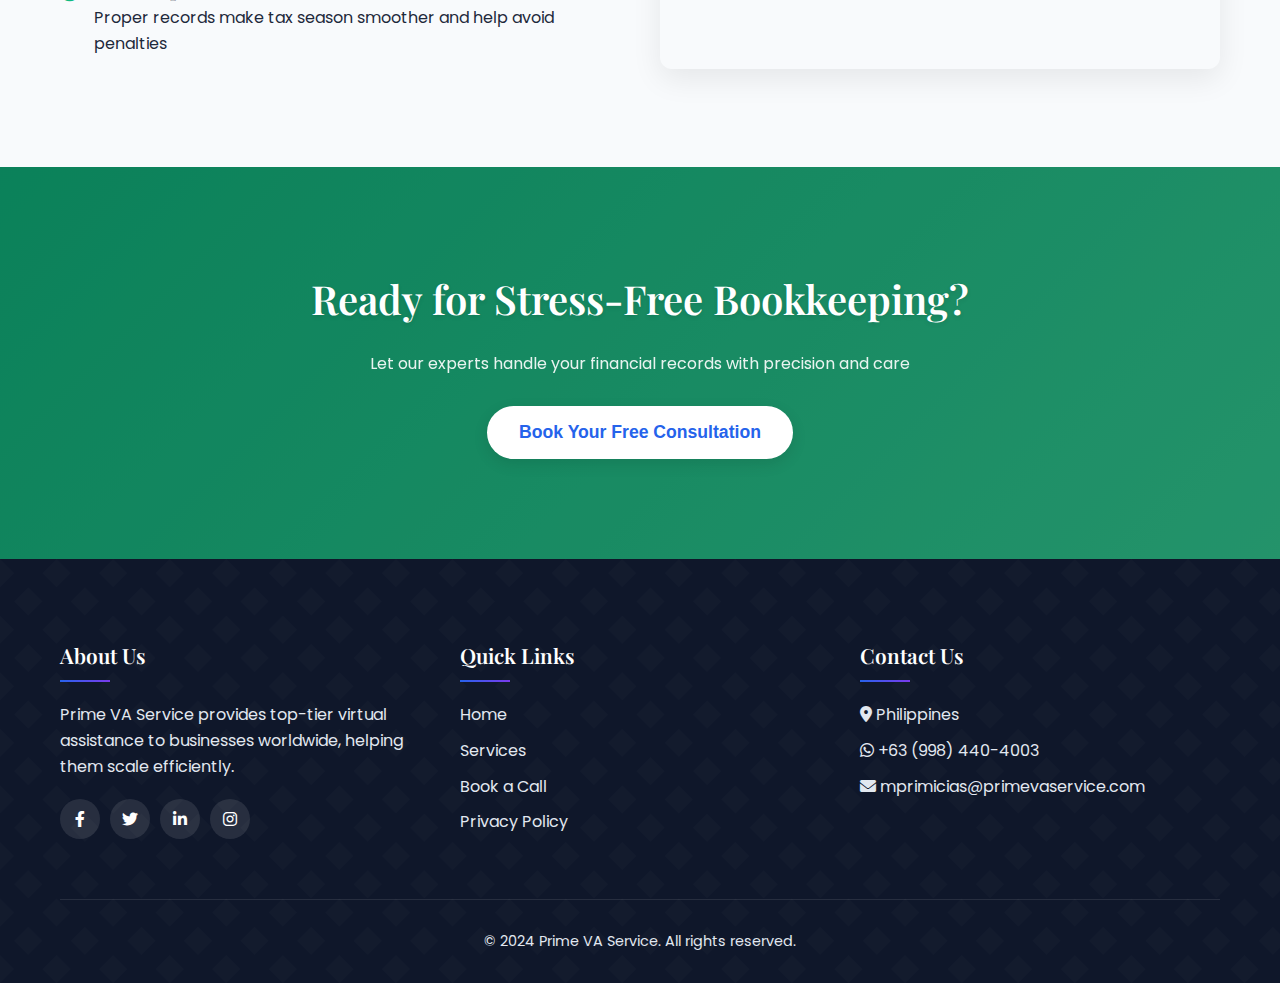
<file: bookkeeping.html>
<!DOCTYPE html>
<html lang="en">
<head>
    <meta charset="UTF-8">
    <meta name="viewport" content="width=device-width, initial-scale=1.0">
    <title>Professional Bookkeeping Services | Prime VA Service</title>
    <link rel="stylesheet" href="https://cdnjs.cloudflare.com/ajax/libs/font-awesome/6.0.0-beta3/css/all.min.css">
    <link rel="stylesheet" href="https://cdnjs.cloudflare.com/ajax/libs/animate.css/4.1.1/animate.min.css"/>
    <link rel="preconnect" href="https://fonts.googleapis.com">
    <link rel="preconnect" href="https://fonts.gstatic.com" crossorigin>
    <link href="https://fonts.googleapis.com/css2?family=Poppins:wght@300;400;500;600;700&family=Playfair+Display:wght@400;500;600;700&display=swap" rel="stylesheet">
    <style>
        :root {
            --primary: #2563eb;
            --primary-dark: #1d4ed8;
            --primary-light: #3b82f6;
            --secondary: #7c3aed;
            --accent: #10b981;
            --light: #f8fafc;
            --dark: #1e293b;
            --darker: #0f172a;
            --gray: #64748b;
            --light-gray: #e2e8f0;
            --shadow: 0 10px 30px rgba(0, 0, 0, 0.08);
            --transition: all 0.3s cubic-bezier(0.25, 0.8, 0.25, 1);
            --gradient-primary: linear-gradient(135deg, var(--primary) 0%, var(--secondary) 100%);
            --gradient-accent: linear-gradient(135deg, var(--accent) 0%, #34d399 100%);
        }

        * {
            margin: 0;
            padding: 0;
            box-sizing: border-box;
        }

        body {
            font-family: 'Poppins', sans-serif;
            color: var(--dark);
            line-height: 1.6;
            overflow-x: hidden;
            background-color: var(--light);
        }

        h1, h2, h3, h4 {
            font-family: 'Playfair Display', serif;
            font-weight: 600;
        }

        .container {
            width: 100%;
            max-width: 1200px;
            margin: 0 auto;
            padding: 0 20px;
        }

        /* Header */
        header {
            position: fixed;
            top: 0;
            left: 0;
            width: 100%;
            padding: 20px 0;
            background-color: rgba(255, 255, 255, 0.98);
            box-shadow: var(--shadow);
            z-index: 1000;
            transition: var(--transition);
            backdrop-filter: blur(8px);
        }

        header.scrolled {
            padding: 12px 0;
            box-shadow: 0 4px 12px rgba(0, 0, 0, 0.05);
        }

        .header-container {
            display: flex;
            justify-content: space-between;
            align-items: center;
        }

        .logo {
            height: 48px;
            transition: var(--transition);
        }

        header.scrolled .logo {
            height: 40px;
        }

        nav ul {
            display: flex;
            list-style: none;
        }

        nav ul li {
            margin-left: 30px;
        }

        nav ul li a {
            text-decoration: none;
            color: var(--dark);
            font-weight: 500;
            position: relative;
            transition: var(--transition);
            font-size: 0.95rem;
        }

        nav ul li a:after {
            content: '';
            position: absolute;
            bottom: -5px;
            left: 0;
            width: 0;
            height: 2px;
            background: var(--gradient-primary);
            transition: var(--transition);
        }

        nav ul li a:hover {
            color: var(--primary);
        }

        nav ul li a:hover:after {
            width: 100%;
        }

        .mobile-menu-btn {
            display: none;
            background: none;
            border: none;
            font-size: 24px;
            color: var(--dark);
            cursor: pointer;
            transition: var(--transition);
        }

        .mobile-menu-btn:hover {
            color: var(--primary);
        }

        /* Hero Section */
        .service-hero {
            height: 50vh;
            min-height: 400px;
            display: flex;
            align-items: center;
            background: var(--gradient-primary), 
                        url('https://images.unsplash.com/photo-1554224155-6726b3ff858f?ixlib=rb-1.2.1&auto=format&fit=crop&w=1350&q=80') no-repeat center center/cover;
            color: white;
            text-align: center;
            padding-top: 80px;
            position: relative;
            overflow: hidden;
        }

        .service-hero:before {
            content: '';
            position: absolute;
            bottom: 0;
            left: 0;
            width: 100%;
            height: 100px;
            background: linear-gradient(to top, rgba(248, 250, 252, 1) 0%, rgba(248, 250, 252, 0) 100%);
            z-index: 1;
        }

        .hero-content {
            max-width: 800px;
            margin: 0 auto;
            position: relative;
            z-index: 2;
        }

        .service-hero h1 {
            font-size: 3.5rem;
            margin-bottom: 20px;
            line-height: 1.2;
            text-shadow: 0 2px 4px rgba(0, 0, 0, 0.1);
        }

        .service-hero p {
            font-size: 1.2rem;
            margin-bottom: 30px;
            opacity: 0.9;
            max-width: 600px;
            margin-left: auto;
            margin-right: auto;
        }

        .cta-button {
            display: inline-block;
            padding: 16px 32px;
            background-color: white;
            color: var(--primary);
            border-radius: 50px;
            text-decoration: none;
            font-weight: 600;
            font-size: 1.1rem;
            transition: var(--transition);
            border: none;
            cursor: pointer;
            box-shadow: 0 5px 15px rgba(0, 0, 0, 0.1);
            position: relative;
            overflow: hidden;
        }

        .cta-button:after {
            content: '';
            position: absolute;
            top: 0;
            left: 0;
            width: 100%;
            height: 100%;
            background: linear-gradient(to right, rgba(255, 255, 255, 0.3) 0%, rgba(255, 255, 255, 0) 100%);
            transform: translateX(-100%);
            transition: var(--transition);
        }

        .cta-button:hover {
            transform: translateY(-3px);
            box-shadow: 0 8px 25px rgba(0, 0, 0, 0.15);
        }

        .cta-button:hover:after {
            transform: translateX(100%);
        }

        /* Service Details Section */
        .service-details {
            padding: 100px 0;
            background-color: white;
        }

        .section-title {
            text-align: center;
            margin-bottom: 60px;
        }

        .section-title h2 {
            font-size: 2.5rem;
            color: var(--darker);
            position: relative;
            display: inline-block;
            margin-bottom: 15px;
        }

        .section-title h2:after {
            content: '';
            position: absolute;
            bottom: -10px;
            left: 50%;
            transform: translateX(-50%);
            width: 80px;
            height: 4px;
            background: var(--gradient-primary);
            border-radius: 2px;
        }

        .section-title p {
            color: var(--gray);
            max-width: 700px;
            margin: 0 auto;
        }

        .service-features {
            display: grid;
            grid-template-columns: repeat(auto-fit, minmax(350px, 1fr));
            gap: 30px;
            margin-bottom: 60px;
        }

        .feature-card {
            background-color: white;
            border-radius: 12px;
            padding: 40px 30px;
            transition: var(--transition);
            box-shadow: var(--shadow);
            border: 1px solid var(--light-gray);
            position: relative;
            overflow: hidden;
            text-align: center;
        }

        .feature-card:before {
            content: '';
            position: absolute;
            top: 0;
            left: 0;
            width: 4px;
            height: 0;
            background: var(--gradient-primary);
            transition: var(--transition);
        }

        .feature-card:hover {
            transform: translateY(-10px);
            box-shadow: 0 15px 35px rgba(0, 0, 0, 0.1);
        }

        .feature-card:hover:before {
            height: 100%;
        }

        .feature-icon {
            font-size: 2.5rem;
            margin-bottom: 20px;
            background: var(--gradient-primary);
            -webkit-background-clip: text;
            background-clip: text;
            color: transparent;
        }

        .feature-card h3 {
            font-size: 1.5rem;
            margin-bottom: 15px;
            color: var(--darker);
        }

        .feature-card p {
            color: var(--gray);
        }

        /* Service Benefits */
        .service-benefits {
            padding: 80px 0;
            background-color: var(--light);
        }

        .benefits-container {
            display: flex;
            flex-wrap: wrap;
            gap: 40px;
            align-items: center;
        }

        .benefits-content {
            flex: 1;
            min-width: 300px;
        }

        .benefits-content h2 {
            font-size: 2.5rem;
            margin-bottom: 20px;
            color: var(--darker);
            position: relative;
        }

        .benefits-content h2:after {
            content: '';
            position: absolute;
            bottom: -10px;
            left: 0;
            width: 80px;
            height: 4px;
            background: var(--gradient-primary);
            border-radius: 2px;
        }

        .benefits-list {
            margin-bottom: 30px;
        }

        .benefit-item {
            display: flex;
            align-items: flex-start;
            margin-bottom: 20px;
        }

        .benefit-icon {
            color: var(--accent);
            margin-right: 15px;
            font-size: 1.2rem;
            margin-top: 3px;
        }

        .benefits-image {
            flex: 1;
            min-width: 300px;
            height: 400px;
            border-radius: 12px;
            overflow: hidden;
            box-shadow: var(--shadow);
            background: url('https://images.unsplash.com/photo-1554224155-8d04cb21cd6c?ixlib=rb-1.2.1&auto=format&fit=crop&w=1350&q=80') no-repeat center center/cover;
        }

        /* CTA Section */
        .service-cta {
            padding: 100px 0;
            background: var(--gradient-accent), 
                        url('https://images.unsplash.com/photo-1450101499163-c8848c66ca85?ixlib=rb-1.2.1&auto=format&fit=crop&w=1350&q=80') no-repeat center center/cover;
            color: white;
            text-align: center;
            position: relative;
        }

        .service-cta:before {
            content: '';
            position: absolute;
            top: 0;
            left: 0;
            width: 100%;
            height: 100%;
            background: rgba(0, 0, 0, 0.3);
        }

        .service-cta .container {
            position: relative;
            z-index: 2;
        }

        .service-cta h2 {
            font-size: 2.5rem;
            margin-bottom: 20px;
            text-shadow: 0 2px 4px rgba(0, 0, 0, 0.1);
        }

        .service-cta p {
            max-width: 700px;
            margin: 0 auto 30px;
            opacity: 0.9;
        }

        /* Footer */
        footer {
            background-color: var(--darker);
            color: white;
            padding: 80px 0 30px;
            position: relative;
        }

        footer:before {
            content: '';
            position: absolute;
            top: 0;
            left: 0;
            width: 100%;
            height: 100%;
            background: url('[data-uri]');
            opacity: 0.5;
        }

        .footer-content {
            display: grid;
            grid-template-columns: repeat(auto-fit, minmax(250px, 1fr));
            gap: 40px;
            margin-bottom: 50px;
            position: relative;
            z-index: 2;
        }

        .footer-section h3 {
            font-size: 1.3rem;
            margin-bottom: 20px;
            position: relative;
            padding-bottom: 10px;
            color: white;
        }

        .footer-section h3:after {
            content: '';
            position: absolute;
            bottom: 0;
            left: 0;
            width: 50px;
            height: 2px;
            background: var(--gradient-primary);
        }

        .footer-section p, .footer-section a {
            color: var(--light-gray);
            margin-bottom: 10px;
            display: block;
            text-decoration: none;
            transition: var(--transition);
        }

        .footer-section a:hover {
            color: white;
            padding-left: 5px;
        }

        .social-links {
            display: flex;
            margin-top: 20px;
        }

        .social-links a {
            display: flex;
            align-items: center;
            justify-content: center;
            width: 40px;
            height: 40px;
            border-radius: 50%;
            background-color: rgba(255, 255, 255, 0.1);
            margin-right: 10px;
            color: white;
            transition: var(--transition);
        }

        .social-links a:hover {
            background: var(--gradient-primary);
            transform: translateY(-3px);
            box-shadow: 0 5px 15px rgba(0, 0, 0, 0.2);
        }

        .footer-bottom {
            text-align: center;
            padding-top: 30px;
            border-top: 1px solid rgba(255, 255, 255, 0.1);
            color: var(--light-gray);
            font-size: 0.9rem;
            position: relative;
            z-index: 2;
        }

        /* Responsive Design */
        @media (max-width: 992px) {
            .service-hero h1 {
                font-size: 2.8rem;
            }
            
            .section-title h2 {
                font-size: 2.2rem;
            }
        }

        @media (max-width: 768px) {
            .mobile-menu-btn {
                display: block;
            }
            
            nav {
                position: fixed;
                top: 80px;
                left: -100%;
                width: 80%;
                height: calc(100vh - 80px);
                background-color: white;
                box-shadow: 0 10px 20px rgba(0, 0, 0, 0.1);
                transition: var(--transition);
                z-index: 999;
            }
            
            nav.active {
                left: 0;
            }
            
            nav ul {
                flex-direction: column;
                padding: 30px;
            }
            
            nav ul li {
                margin: 15px 0;
            }
            
            .service-hero h1 {
                font-size: 2.2rem;
            }
            
            .service-hero p {
                font-size: 1rem;
            }
            
            .benefits-container {
                flex-direction: column;
            }
            
            .benefits-image {
                min-height: 300px;
            }
        }

        @media (max-width: 576px) {
            .service-hero {
                min-height: 350px;
                height: 40vh;
            }
            
            .service-hero h1 {
                font-size: 2rem;
            }
            
            .section-title h2 {
                font-size: 1.8rem;
            }
            
            .service-features {
                grid-template-columns: 1fr;
            }
        }

        /* Animations */
        .animate-delay-1 {
            animation-delay: 0.2s;
        }
        
        .animate-delay-2 {
            animation-delay: 0.4s;
        }
        
        .animate-delay-3 {
            animation-delay: 0.6s;
        }
    </style>
    <script>
  // Redirect clean URLs (without .html) to the actual .html files
  const currentPath = window.location.pathname;
  
  // If URL ends with '/something' (missing .html) but isn't a folder
  if (!currentPath.includes('.html') && !currentPath.endsWith('/')) {
    // Check if this is a known page
    const validPages = ['services', 'book-a-call', 'privacy']; // Add all your page names
    const pageName = currentPath.split('/').pop();
    
    if (validPages.includes(pageName)) {
      window.location.href = currentPath + '.html';
    }
  }
</script>
</head>
<body>
    <!-- Header -->
    <header id="header">
        <div class="container header-container">
            <img src="ffff.png" alt="Prime VA Service Logo" class="logo">
            <button class="mobile-menu-btn" id="mobileMenuBtn">
                <i class="fas fa-bars"></i>
            </button>
            <nav id="nav">
                <ul>
                    <li><a href="index">Home</a></li>
                    <li><a href="services">Services</a></li>
                    <li><a href="book-a-call">Book a Call</a></li>
                </ul>
            </nav>
        </div>
    </header>

    <!-- Hero Section -->
    <section class="service-hero">
        <div class="container">
            <div class="hero-content animate__animated animate__fadeInUp">
                <h1>Professional Bookkeeping Services</h1>
                <p>Accurate financial record-keeping to keep your business financially healthy and compliant</p>
                <button class="cta-button animate__animated animate__fadeInUp animate__delay-1s" onclick="location.href='book-a-call'">Get Started Today</button>
            </div>
        </div>
    </section>

    <!-- Service Details -->
    <section class="service-details">
        <div class="container">
            <div class="section-title animate__animated animate__fadeIn">
                <h2>Our Bookkeeping Solutions</h2>
                <p>Comprehensive financial management to keep your business running smoothly</p>
            </div>
            
            <div class="service-features">
                <div class="feature-card animate__animated animate__fadeInUp">
                    <div class="feature-icon">
                        <i class="fas fa-book"></i>
                    </div>
                    <h3>Accounts Management</h3>
                    <p>Daily recording of transactions, accounts payable/receivable, and bank reconciliations</p>
                </div>
                
                <div class="feature-card animate__animated animate__fadeInUp animate-delay-1">
                    <div class="feature-icon">
                        <i class="fas fa-calculator"></i>
                    </div>
                    <h3>Payroll Processing</h3>
                    <p>Accurate payroll calculations, tax withholdings, and payment processing</p>
                </div>
                
                <div class="feature-card animate__animated animate__fadeInUp animate-delay-2">
                    <div class="feature-icon">
                        <i class="fas fa-chart-pie"></i>
                    </div>
                    <h3>Financial Reporting</h3>
                    <p>Monthly financial statements, cash flow reports, and KPI tracking</p>
                </div>
            </div>
        </div>
    </section>

    <!-- Benefits Section -->
    <section class="service-benefits">
        <div class="container">
            <div class="benefits-container">
                <div class="benefits-content animate__animated animate__fadeInLeft">
                    <h2>Why Outsource Your Bookkeeping?</h2>
                    <div class="benefits-list">
                        <div class="benefit-item">
                            <div class="benefit-icon"><i class="fas fa-check-circle"></i></div>
                            <div>
                                <h3>Financial Accuracy</h3>
                                <p>Professional bookkeepers ensure your records are precise and audit-ready</p>
                            </div>
                        </div>
                        <div class="benefit-item">
                            <div class="benefit-icon"><i class="fas fa-check-circle"></i></div>
                            <div>
                                <h3>Time Savings</h3>
                                <p>Free up your time to focus on growing your business</p>
                            </div>
                        </div>
                        <div class="benefit-item">
                            <div class="benefit-icon"><i class="fas fa-check-circle"></i></div>
                            <div>
                                <h3>Tax Compliance</h3>
                                <p>Proper records make tax season smoother and help avoid penalties</p>
                            </div>
                        </div>
                    </div>
                </div>
                
                <div class="benefits-image animate__animated animate__fadeInRight">
                    <!-- Background image set in CSS -->
                </div>
            </div>
        </div>
    </section>

    <!-- CTA Section -->
    <section class="service-cta">
        <div class="container">
            <h2 class="animate__animated animate__fadeIn">Ready for Stress-Free Bookkeeping?</h2>
            <p class="animate__animated animate__fadeIn animate__delay-1s">Let our experts handle your financial records with precision and care</p>
            <button class="cta-button animate__animated animate__fadeIn animate__delay-2s" onclick="location.href='book-a-call.html'">Book Your Free Consultation</button>
        </div>
    </section>

    <!-- Footer -->
    <footer>
        <div class="container">
            <div class="footer-content">
                <div class="footer-section">
                    <h3>About Us</h3>
                    <p>Prime VA Service provides top-tier virtual assistance to businesses worldwide, helping them scale efficiently.</p>
                    <div class="social-links">
                        <a href="#"><i class="fab fa-facebook-f"></i></a>
                        <a href="#"><i class="fab fa-twitter"></i></a>
                        <a href="#"><i class="fab fa-linkedin-in"></i></a>
                        <a href="#"><i class="fab fa-instagram"></i></a>
                    </div>
                </div>
                <div class="footer-section">
                    <h3>Quick Links</h3>
                    <a href="index">Home</a>
                    <a href="services">Services</a>
                    <a href="book-a-call">Book a Call</a>
                    <a href="privacy">Privacy Policy</a>
                </div>
                <div class="footer-section">
                    <h3>Contact Us</h3>
                    <p><i class="fas fa-map-marker-alt"></i> Philippines</p>
                    <p><i class="fab fa-whatsapp"></i> +63 (998) 440-4003</p>
                    <p><i class="fas fa-envelope"></i> mprimicias@primevaservice.com</p>
                </div>
            </div>
            <div class="footer-bottom">
                <p>&copy; 2024 Prime VA Service. All rights reserved.</p>
            </div>
        </div>
    </footer>

    <script>
        // Mobile Menu Toggle
        const mobileMenuBtn = document.getElementById('mobileMenuBtn');
        const nav = document.getElementById('nav');

        mobileMenuBtn.addEventListener('click', () => {
            nav.classList.toggle('active');
        });

        // Header Scroll Effect
        const header = document.getElementById('header');
        window.addEventListener('scroll', () => {
            if (window.scrollY > 100) {
                header.classList.add('scrolled');
            } else {
                header.classList.remove('scrolled');
            }
        });
    </script>
    <script>
  // Remove .html from URL in browser address bar
  if (window.location.pathname.includes('.html')) {
    const cleanUrl = window.location.pathname
      .replace('.html', '')
      .replace('index', '');
    history.replaceState({}, '', cleanUrl);
  }

  // Update ALL links on the page to remove .html
  document.querySelectorAll('a[href$=".html"]').forEach(link => {
    link.setAttribute('href', link.getAttribute('href').replace('.html', ''));
  });
</script>
</body>
</html>
</file>
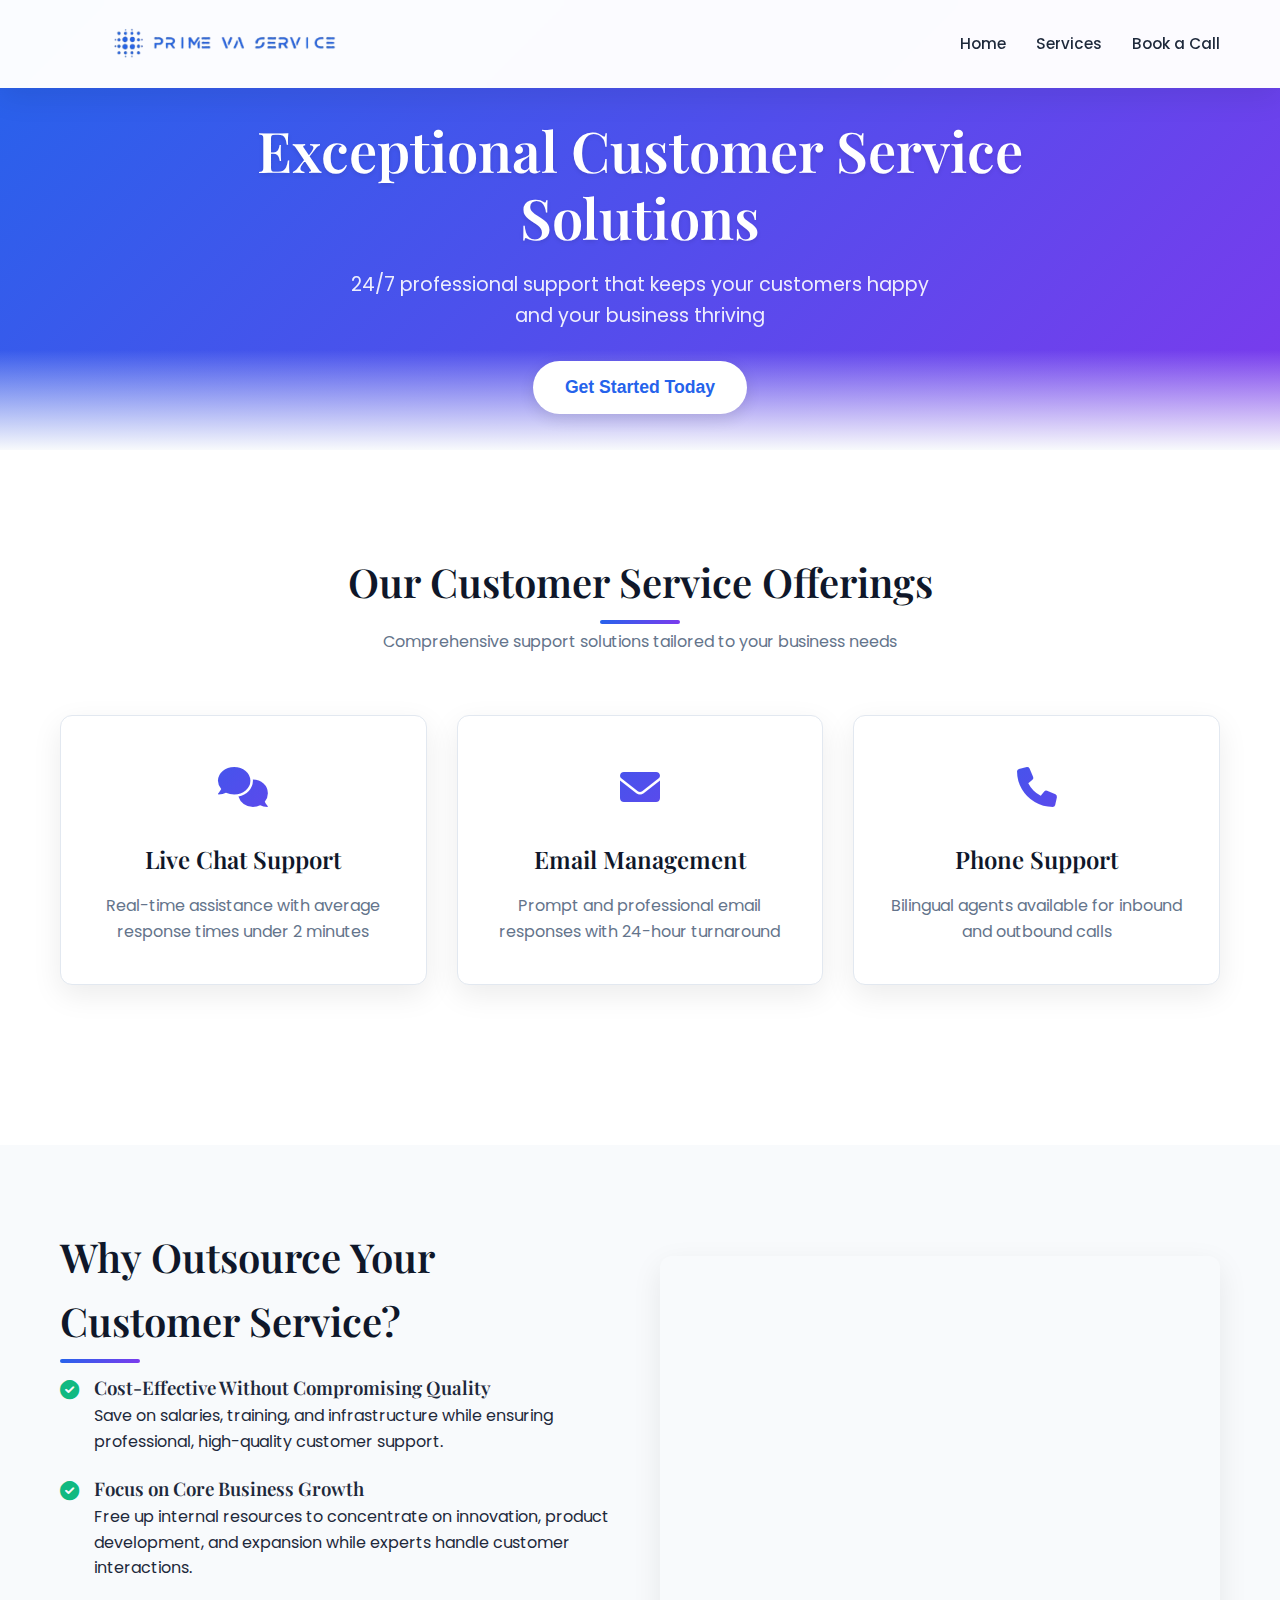
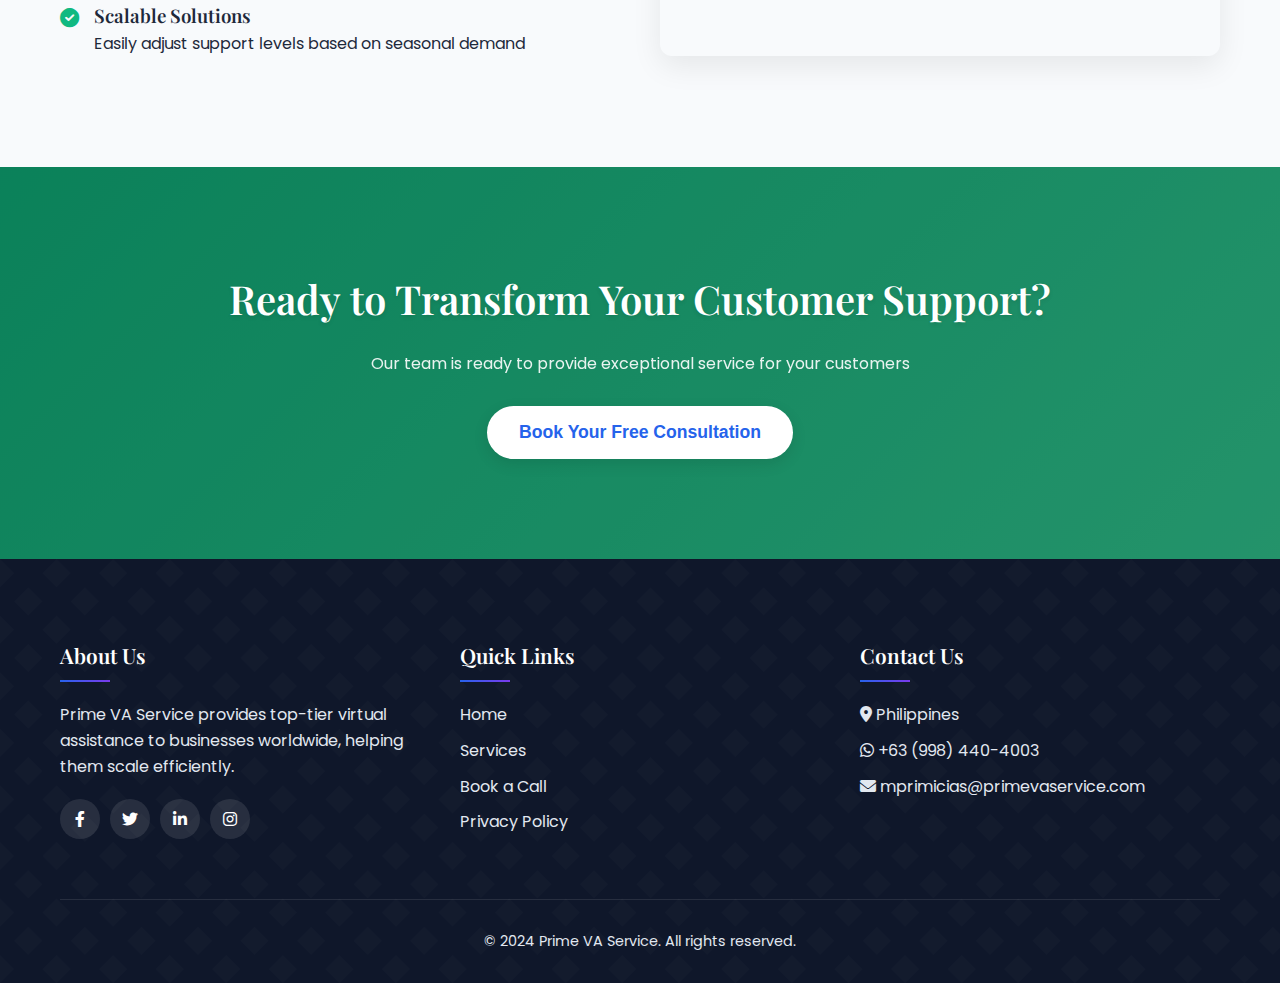
<file: customer-service.html>
<!DOCTYPE html>
<html lang="en">
<head>
    <meta charset="UTF-8">
    <meta name="viewport" content="width=device-width, initial-scale=1.0">
    <title>Customer Service Solutions | Prime VA Service</title>
    <link rel="stylesheet" href="https://cdnjs.cloudflare.com/ajax/libs/font-awesome/6.0.0-beta3/css/all.min.css">
    <link rel="stylesheet" href="https://cdnjs.cloudflare.com/ajax/libs/animate.css/4.1.1/animate.min.css"/>
    <link rel="preconnect" href="https://fonts.googleapis.com">
    <link rel="preconnect" href="https://fonts.gstatic.com" crossorigin>
    <link href="https://fonts.googleapis.com/css2?family=Poppins:wght@300;400;500;600;700&family=Playfair+Display:wght@400;500;600;700&display=swap" rel="stylesheet">
    <style>
        :root {
            --primary: #2563eb;
            --primary-dark: #1d4ed8;
            --primary-light: #3b82f6;
            --secondary: #7c3aed;
            --accent: #10b981;
            --light: #f8fafc;
            --dark: #1e293b;
            --darker: #0f172a;
            --gray: #64748b;
            --light-gray: #e2e8f0;
            --shadow: 0 10px 30px rgba(0, 0, 0, 0.08);
            --transition: all 0.3s cubic-bezier(0.25, 0.8, 0.25, 1);
            --gradient-primary: linear-gradient(135deg, var(--primary) 0%, var(--secondary) 100%);
            --gradient-accent: linear-gradient(135deg, var(--accent) 0%, #34d399 100%);
        }

        * {
            margin: 0;
            padding: 0;
            box-sizing: border-box;
        }

        body {
            font-family: 'Poppins', sans-serif;
            color: var(--dark);
            line-height: 1.6;
            overflow-x: hidden;
            background-color: var(--light);
        }

        h1, h2, h3, h4 {
            font-family: 'Playfair Display', serif;
            font-weight: 600;
        }

        .container {
            width: 100%;
            max-width: 1200px;
            margin: 0 auto;
            padding: 0 20px;
        }

        /* Header */
        header {
            position: fixed;
            top: 0;
            left: 0;
            width: 100%;
            padding: 20px 0;
            background-color: rgba(255, 255, 255, 0.98);
            box-shadow: var(--shadow);
            z-index: 1000;
            transition: var(--transition);
            backdrop-filter: blur(8px);
        }

        header.scrolled {
            padding: 12px 0;
            box-shadow: 0 4px 12px rgba(0, 0, 0, 0.05);
        }

        .header-container {
            display: flex;
            justify-content: space-between;
            align-items: center;
        }

        .logo {
            height: 48px;
            transition: var(--transition);
        }

        header.scrolled .logo {
            height: 40px;
        }

        nav ul {
            display: flex;
            list-style: none;
        }

        nav ul li {
            margin-left: 30px;
        }

        nav ul li a {
            text-decoration: none;
            color: var(--dark);
            font-weight: 500;
            position: relative;
            transition: var(--transition);
            font-size: 0.95rem;
        }

        nav ul li a:after {
            content: '';
            position: absolute;
            bottom: -5px;
            left: 0;
            width: 0;
            height: 2px;
            background: var(--gradient-primary);
            transition: var(--transition);
        }

        nav ul li a:hover {
            color: var(--primary);
        }

        nav ul li a:hover:after {
            width: 100%;
        }

        .mobile-menu-btn {
            display: none;
            background: none;
            border: none;
            font-size: 24px;
            color: var(--dark);
            cursor: pointer;
            transition: var(--transition);
        }

        .mobile-menu-btn:hover {
            color: var(--primary);
        }

        /* Hero Section */
        .service-hero {
            height: 50vh;
            min-height: 400px;
            display: flex;
            align-items: center;
            background: var(--gradient-primary), 
                        url('https://images.unsplash.com/photo-1585241936939-be4099591252?ixlib=rb-1.2.1&auto=format&fit=crop&w=1350&q=80') no-repeat center center/cover;
            color: white;
            text-align: center;
            padding-top: 80px;
            position: relative;
            overflow: hidden;
        }

        .service-hero:before {
            content: '';
            position: absolute;
            bottom: 0;
            left: 0;
            width: 100%;
            height: 100px;
            background: linear-gradient(to top, rgba(248, 250, 252, 1) 0%, rgba(248, 250, 252, 0) 100%);
            z-index: 1;
        }

        .hero-content {
            max-width: 800px;
            margin: 0 auto;
            position: relative;
            z-index: 2;
        }

        .service-hero h1 {
            font-size: 3.5rem;
            margin-bottom: 20px;
            line-height: 1.2;
            text-shadow: 0 2px 4px rgba(0, 0, 0, 0.1);
        }

        .service-hero p {
            font-size: 1.2rem;
            margin-bottom: 30px;
            opacity: 0.9;
            max-width: 600px;
            margin-left: auto;
            margin-right: auto;
        }

        .cta-button {
            display: inline-block;
            padding: 16px 32px;
            background-color: white;
            color: var(--primary);
            border-radius: 50px;
            text-decoration: none;
            font-weight: 600;
            font-size: 1.1rem;
            transition: var(--transition);
            border: none;
            cursor: pointer;
            box-shadow: 0 5px 15px rgba(0, 0, 0, 0.1);
            position: relative;
            overflow: hidden;
        }

        .cta-button:after {
            content: '';
            position: absolute;
            top: 0;
            left: 0;
            width: 100%;
            height: 100%;
            background: linear-gradient(to right, rgba(255, 255, 255, 0.3) 0%, rgba(255, 255, 255, 0) 100%);
            transform: translateX(-100%);
            transition: var(--transition);
        }

        .cta-button:hover {
            transform: translateY(-3px);
            box-shadow: 0 8px 25px rgba(0, 0, 0, 0.15);
        }

        .cta-button:hover:after {
            transform: translateX(100%);
        }

        /* Service Details Section */
        .service-details {
            padding: 100px 0;
            background-color: white;
        }

        .section-title {
            text-align: center;
            margin-bottom: 60px;
        }

        .section-title h2 {
            font-size: 2.5rem;
            color: var(--darker);
            position: relative;
            display: inline-block;
            margin-bottom: 15px;
        }

        .section-title h2:after {
            content: '';
            position: absolute;
            bottom: -10px;
            left: 50%;
            transform: translateX(-50%);
            width: 80px;
            height: 4px;
            background: var(--gradient-primary);
            border-radius: 2px;
        }

        .section-title p {
            color: var(--gray);
            max-width: 700px;
            margin: 0 auto;
        }

        .service-features {
            display: grid;
            grid-template-columns: repeat(auto-fit, minmax(350px, 1fr));
            gap: 30px;
            margin-bottom: 60px;
        }

        .feature-card {
            background-color: white;
            border-radius: 12px;
            padding: 40px 30px;
            transition: var(--transition);
            box-shadow: var(--shadow);
            border: 1px solid var(--light-gray);
            position: relative;
            overflow: hidden;
            text-align: center;
        }

        .feature-card:before {
            content: '';
            position: absolute;
            top: 0;
            left: 0;
            width: 4px;
            height: 0;
            background: var(--gradient-primary);
            transition: var(--transition);
        }

        .feature-card:hover {
            transform: translateY(-10px);
            box-shadow: 0 15px 35px rgba(0, 0, 0, 0.1);
        }

        .feature-card:hover:before {
            height: 100%;
        }

        .feature-icon {
            font-size: 2.5rem;
            margin-bottom: 20px;
            background: var(--gradient-primary);
            -webkit-background-clip: text;
            background-clip: text;
            color: transparent;
        }

        .feature-card h3 {
            font-size: 1.5rem;
            margin-bottom: 15px;
            color: var(--darker);
        }

        .feature-card p {
            color: var(--gray);
        }

        /* Service Benefits */
        .service-benefits {
            padding: 80px 0;
            background-color: var(--light);
        }

        .benefits-container {
            display: flex;
            flex-wrap: wrap;
            gap: 40px;
            align-items: center;
        }

        .benefits-content {
            flex: 1;
            min-width: 300px;
        }

        .benefits-content h2 {
            font-size: 2.5rem;
            margin-bottom: 20px;
            color: var(--darker);
            position: relative;
        }

        .benefits-content h2:after {
            content: '';
            position: absolute;
            bottom: -10px;
            left: 0;
            width: 80px;
            height: 4px;
            background: var(--gradient-primary);
            border-radius: 2px;
        }

        .benefits-list {
            margin-bottom: 30px;
        }

        .benefit-item {
            display: flex;
            align-items: flex-start;
            margin-bottom: 20px;
        }

        .benefit-icon {
            color: var(--accent);
            margin-right: 15px;
            font-size: 1.2rem;
            margin-top: 3px;
        }

        .benefits-image {
            flex: 1;
            min-width: 300px;
            height: 400px;
            border-radius: 12px;
            overflow: hidden;
            box-shadow: var(--shadow);
            background: url('https://images.unsplash.com/photo-1556740738-b6a63e27c4df?ixlib=rb-1.2.1&auto=format&fit=crop&w=1350&q=80') no-repeat center center/cover;
        }

        /* CTA Section */
        .service-cta {
            padding: 100px 0;
            background: var(--gradient-accent), 
                        url('https://images.unsplash.com/photo-1521791136064-7986c2920216?ixlib=rb-1.2.1&auto=format&fit=crop&w=1350&q=80') no-repeat center center/cover;
            color: white;
            text-align: center;
            position: relative;
        }

        .service-cta:before {
            content: '';
            position: absolute;
            top: 0;
            left: 0;
            width: 100%;
            height: 100%;
            background: rgba(0, 0, 0, 0.3);
        }

        .service-cta .container {
            position: relative;
            z-index: 2;
        }

        .service-cta h2 {
            font-size: 2.5rem;
            margin-bottom: 20px;
            text-shadow: 0 2px 4px rgba(0, 0, 0, 0.1);
        }

        .service-cta p {
            max-width: 700px;
            margin: 0 auto 30px;
            opacity: 0.9;
        }

        /* Footer */
        footer {
            background-color: var(--darker);
            color: white;
            padding: 80px 0 30px;
            position: relative;
        }

        footer:before {
            content: '';
            position: absolute;
            top: 0;
            left: 0;
            width: 100%;
            height: 100%;
            background: url('[data-uri]');
            opacity: 0.5;
        }

        .footer-content {
            display: grid;
            grid-template-columns: repeat(auto-fit, minmax(250px, 1fr));
            gap: 40px;
            margin-bottom: 50px;
            position: relative;
            z-index: 2;
        }

        .footer-section h3 {
            font-size: 1.3rem;
            margin-bottom: 20px;
            position: relative;
            padding-bottom: 10px;
            color: white;
        }

        .footer-section h3:after {
            content: '';
            position: absolute;
            bottom: 0;
            left: 0;
            width: 50px;
            height: 2px;
            background: var(--gradient-primary);
        }

        .footer-section p, .footer-section a {
            color: var(--light-gray);
            margin-bottom: 10px;
            display: block;
            text-decoration: none;
            transition: var(--transition);
        }

        .footer-section a:hover {
            color: white;
            padding-left: 5px;
        }

        .social-links {
            display: flex;
            margin-top: 20px;
        }

        .social-links a {
            display: flex;
            align-items: center;
            justify-content: center;
            width: 40px;
            height: 40px;
            border-radius: 50%;
            background-color: rgba(255, 255, 255, 0.1);
            margin-right: 10px;
            color: white;
            transition: var(--transition);
        }

        .social-links a:hover {
            background: var(--gradient-primary);
            transform: translateY(-3px);
            box-shadow: 0 5px 15px rgba(0, 0, 0, 0.2);
        }

        .footer-bottom {
            text-align: center;
            padding-top: 30px;
            border-top: 1px solid rgba(255, 255, 255, 0.1);
            color: var(--light-gray);
            font-size: 0.9rem;
            position: relative;
            z-index: 2;
        }

        /* Responsive Design */
        @media (max-width: 992px) {
            .service-hero h1 {
                font-size: 2.8rem;
            }
            
            .section-title h2 {
                font-size: 2.2rem;
            }
        }

        @media (max-width: 768px) {
            .mobile-menu-btn {
                display: block;
            }
            
            nav {
                position: fixed;
                top: 80px;
                left: -100%;
                width: 80%;
                height: calc(100vh - 80px);
                background-color: white;
                box-shadow: 0 10px 20px rgba(0, 0, 0, 0.1);
                transition: var(--transition);
                z-index: 999;
            }
            
            nav.active {
                left: 0;
            }
            
            nav ul {
                flex-direction: column;
                padding: 30px;
            }
            
            nav ul li {
                margin: 15px 0;
            }
            
            .service-hero h1 {
                font-size: 2.2rem;
            }
            
            .service-hero p {
                font-size: 1rem;
            }
            
            .benefits-container {
                flex-direction: column;
            }
            
            .benefits-image {
                min-height: 300px;
            }
        }

        @media (max-width: 576px) {
            .service-hero {
                min-height: 350px;
                height: 40vh;
            }
            
            .service-hero h1 {
                font-size: 2rem;
            }
            
            .section-title h2 {
                font-size: 1.8rem;
            }
            
            .service-features {
                grid-template-columns: 1fr;
            }
        }

        /* Animations */
        .animate-delay-1 {
            animation-delay: 0.2s;
        }
        
        .animate-delay-2 {
            animation-delay: 0.4s;
        }
        
        .animate-delay-3 {
            animation-delay: 0.6s;
        }
    </style>
    <script>
  // Redirect clean URLs (without .html) to the actual .html files
  const currentPath = window.location.pathname;
  
  // If URL ends with '/something' (missing .html) but isn't a folder
  if (!currentPath.includes('.html') && !currentPath.endsWith('/')) {
    // Check if this is a known page
    const validPages = ['services', 'book-a-call', 'privacy']; // Add all your page names
    const pageName = currentPath.split('/').pop();
    
    if (validPages.includes(pageName)) {
      window.location.href = currentPath + '.html';
    }
  }
</script>
</head>
<body>
    <!-- Header -->
    <header id="header">
        <div class="container header-container">
            <img src="ffff.png" alt="Prime VA Service Logo" class="logo">
            <button class="mobile-menu-btn" id="mobileMenuBtn">
                <i class="fas fa-bars"></i>
            </button>
            <nav id="nav">
                <ul>
                    <li><a href="index.html">Home</a></li>
                    <li><a href="services.html">Services</a></li>
                    <li><a href="book-a-call.html">Book a Call</a></li>
                </ul>
            </nav>
        </div>
    </header>

    <!-- Hero Section -->
    <section class="service-hero">
        <div class="container">
            <div class="hero-content animate__animated animate__fadeInUp">
                <h1>Exceptional Customer Service Solutions</h1>
                <p>24/7 professional support that keeps your customers happy and your business thriving</p>
                <button class="cta-button animate__animated animate__fadeInUp animate__delay-1s" onclick="location.href='book-a-call.html'">Get Started Today</button>
            </div>
        </div>
    </section>

    <!-- Service Details -->
    <section class="service-details">
        <div class="container">
            <div class="section-title animate__animated animate__fadeIn">
                <h2>Our Customer Service Offerings</h2>
                <p>Comprehensive support solutions tailored to your business needs</p>
            </div>
            
            <div class="service-features">
                <div class="feature-card animate__animated animate__fadeInUp">
                    <div class="feature-icon">
                        <i class="fas fa-comments"></i>
                    </div>
                    <h3>Live Chat Support</h3>
                    <p>Real-time assistance with average response times under 2 minutes</p>
                </div>
                
                <div class="feature-card animate__animated animate__fadeInUp animate-delay-1">
                    <div class="feature-icon">
                        <i class="fas fa-envelope"></i>
                    </div>
                    <h3>Email Management</h3>
                    <p>Prompt and professional email responses with 24-hour turnaround</p>
                </div>
                
                <div class="feature-card animate__animated animate__fadeInUp animate-delay-2">
                    <div class="feature-icon">
                        <i class="fas fa-phone"></i>
                    </div>
                    <h3>Phone Support</h3>
                    <p>Bilingual agents available for inbound and outbound calls</p>
                </div>
            </div>
        </div>
    </section>

    <!-- Benefits Section -->
    <section class="service-benefits">
        <div class="container">
            <div class="benefits-container">
                <div class="benefits-content animate__animated animate__fadeInLeft">
                    <h2>Why Outsource Your Customer Service?</h2>
                    <div class="benefits-list">
                        <div class="benefit-item">
                            <div class="benefit-icon"><i class="fas fa-check-circle"></i></div>
                            <div>
                                <h3>Cost-Effective Without Compromising Quality</h3>
                                <p>Save on salaries, training, and infrastructure while ensuring professional, high-quality customer support.</p>
                            </div>
                        </div>
                        <div class="benefit-item">
                            <div class="benefit-icon"><i class="fas fa-check-circle"></i></div>
                            <div>
                                <h3>Focus on Core Business Growth</h3>
                                <p>Free up internal resources to concentrate on innovation, product development, and expansion while experts handle customer interactions.</p>
                            </div>
                        </div>
                        <div class="benefit-item">
                            <div class="benefit-icon"><i class="fas fa-check-circle"></i></div>
                            <div>
                                <h3>Scalable Solutions</h3>
                                <p>Easily adjust support levels based on seasonal demand</p>
                            </div>
                        </div>
                    </div>
                </div>
                
                <div class="benefits-image animate__animated animate__fadeInRight">
                    <!-- Background image set in CSS -->
                </div>
            </div>
        </div>
    </section>

    <!-- CTA Section -->
    <section class="service-cta">
        <div class="container">
            <h2 class="animate__animated animate__fadeIn">Ready to Transform Your Customer Support?</h2>
            <p class="animate__animated animate__fadeIn animate__delay-1s">Our team is ready to provide exceptional service for your customers</p>
            <button class="cta-button animate__animated animate__fadeIn animate__delay-2s" onclick="location.href='book-a-call.html'">Book Your Free Consultation</button>
        </div>
    </section>

    <!-- Footer -->
    <footer>
        <div class="container">
            <div class="footer-content">
                <div class="footer-section">
                    <h3>About Us</h3>
                    <p>Prime VA Service provides top-tier virtual assistance to businesses worldwide, helping them scale efficiently.</p>
                    <div class="social-links">
                        <a href="#"><i class="fab fa-facebook-f"></i></a>
                        <a href="#"><i class="fab fa-twitter"></i></a>
                        <a href="#"><i class="fab fa-linkedin-in"></i></a>
                        <a href="#"><i class="fab fa-instagram"></i></a>
                    </div>
                </div>
                <div class="footer-section">
                    <h3>Quick Links</h3>
                    <a href="index.html">Home</a>
                    <a href="services.html">Services</a>
                    <a href="book-a-call.html">Book a Call</a>
                    <a href="privacy.html">Privacy Policy</a>
                </div>
                <div class="footer-section">
                 <h3>Contact Us</h3>
                    <p><i class="fas fa-map-marker-alt"></i> Philippines</p>
                    <p><i class="fab fa-whatsapp"></i> +63 (998) 440-4003</p>
                    <p><i class="fas fa-envelope"></i> mprimicias@primevaservice.com</p>
                </div>
            </div>
            <div class="footer-bottom">
                <p>&copy; 2024 Prime VA Service. All rights reserved.</p>
            </div>
        </div>
    </footer>

    <script>
        // Mobile Menu Toggle
        const mobileMenuBtn = document.getElementById('mobileMenuBtn');
        const nav = document.getElementById('nav');

        mobileMenuBtn.addEventListener('click', () => {
            nav.classList.toggle('active');
        });

        // Header Scroll Effect
        const header = document.getElementById('header');
        window.addEventListener('scroll', () => {
            if (window.scrollY > 100) {
                header.classList.add('scrolled');
            } else {
                header.classList.remove('scrolled');
            }
        });
    </script>
    <script>
  // Remove .html from URL in browser address bar
  if (window.location.pathname.includes('.html')) {
    const cleanUrl = window.location.pathname
      .replace('.html', '')
      .replace('index', '');
    history.replaceState({}, '', cleanUrl);
  }

  // Update ALL links on the page to remove .html
  document.querySelectorAll('a[href$=".html"]').forEach(link => {
    link.setAttribute('href', link.getAttribute('href').replace('.html', ''));
  });
</script>
</body>
</html>
</file>
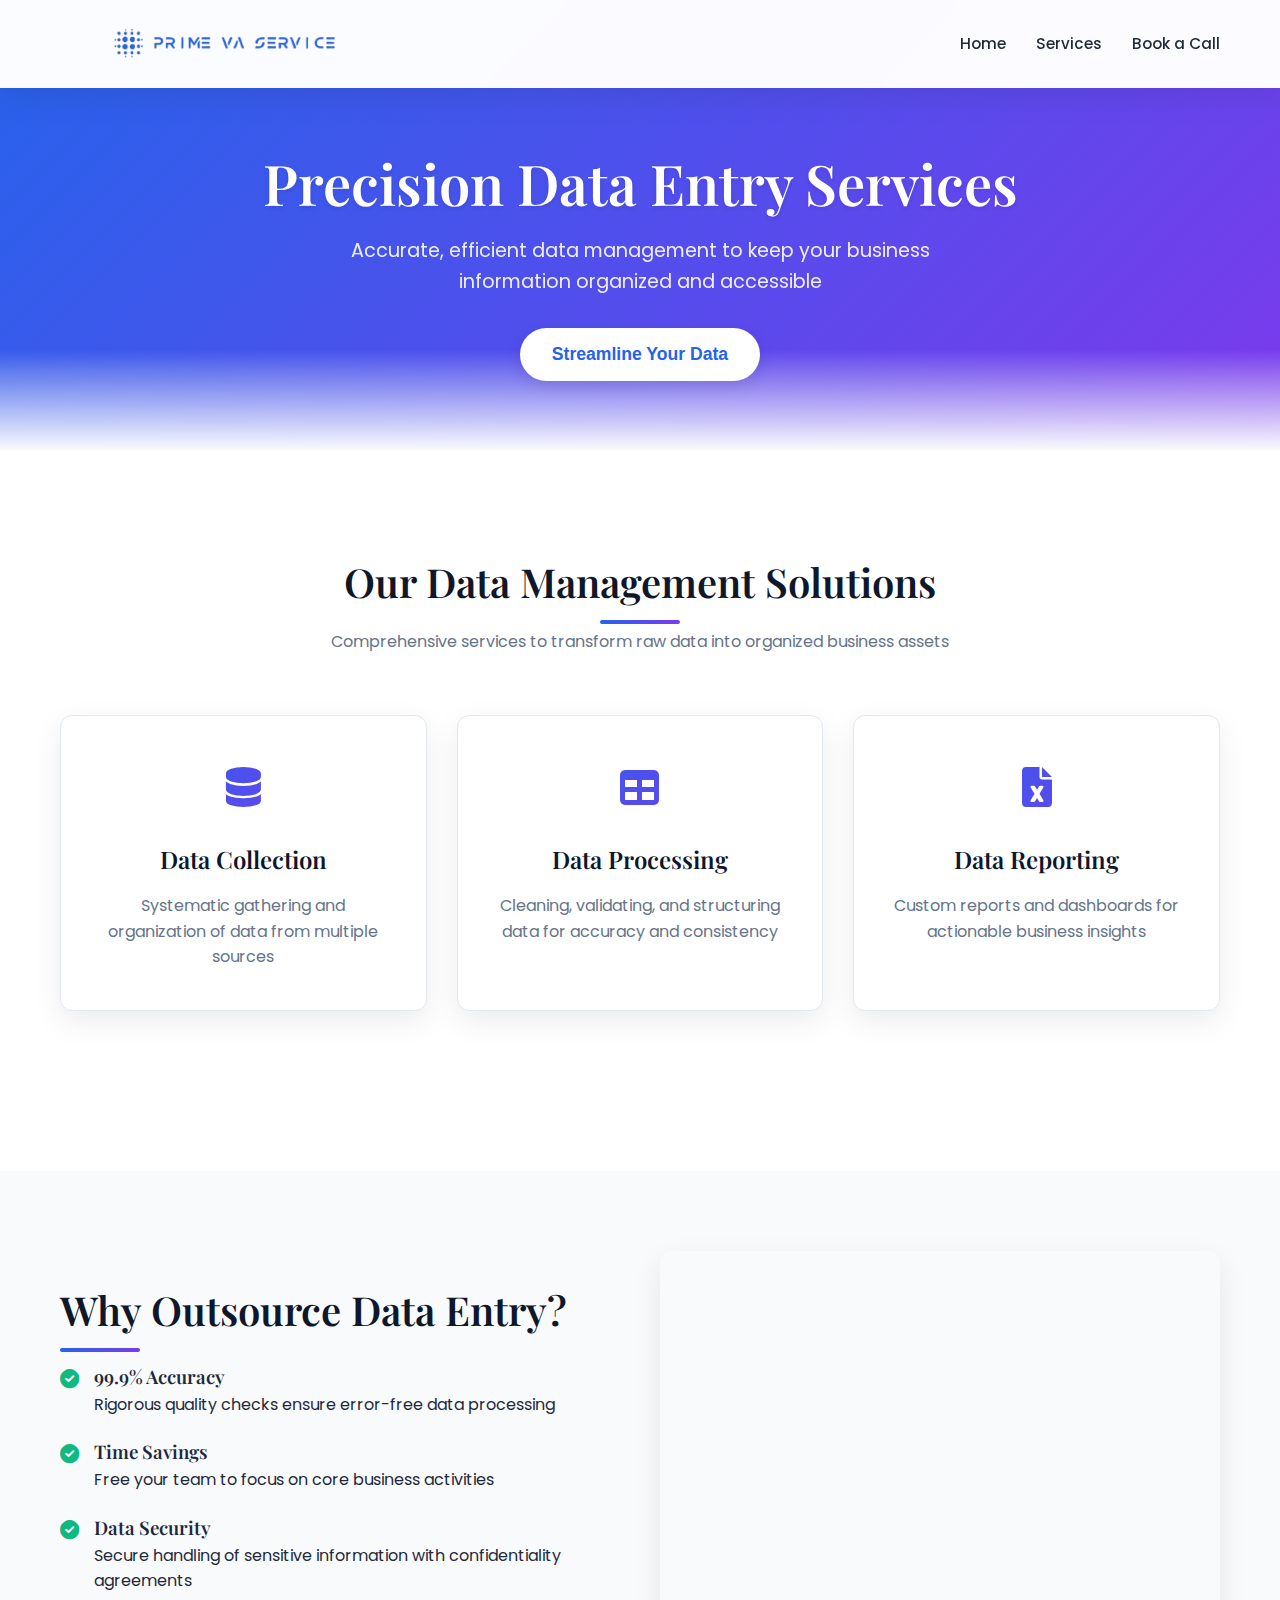
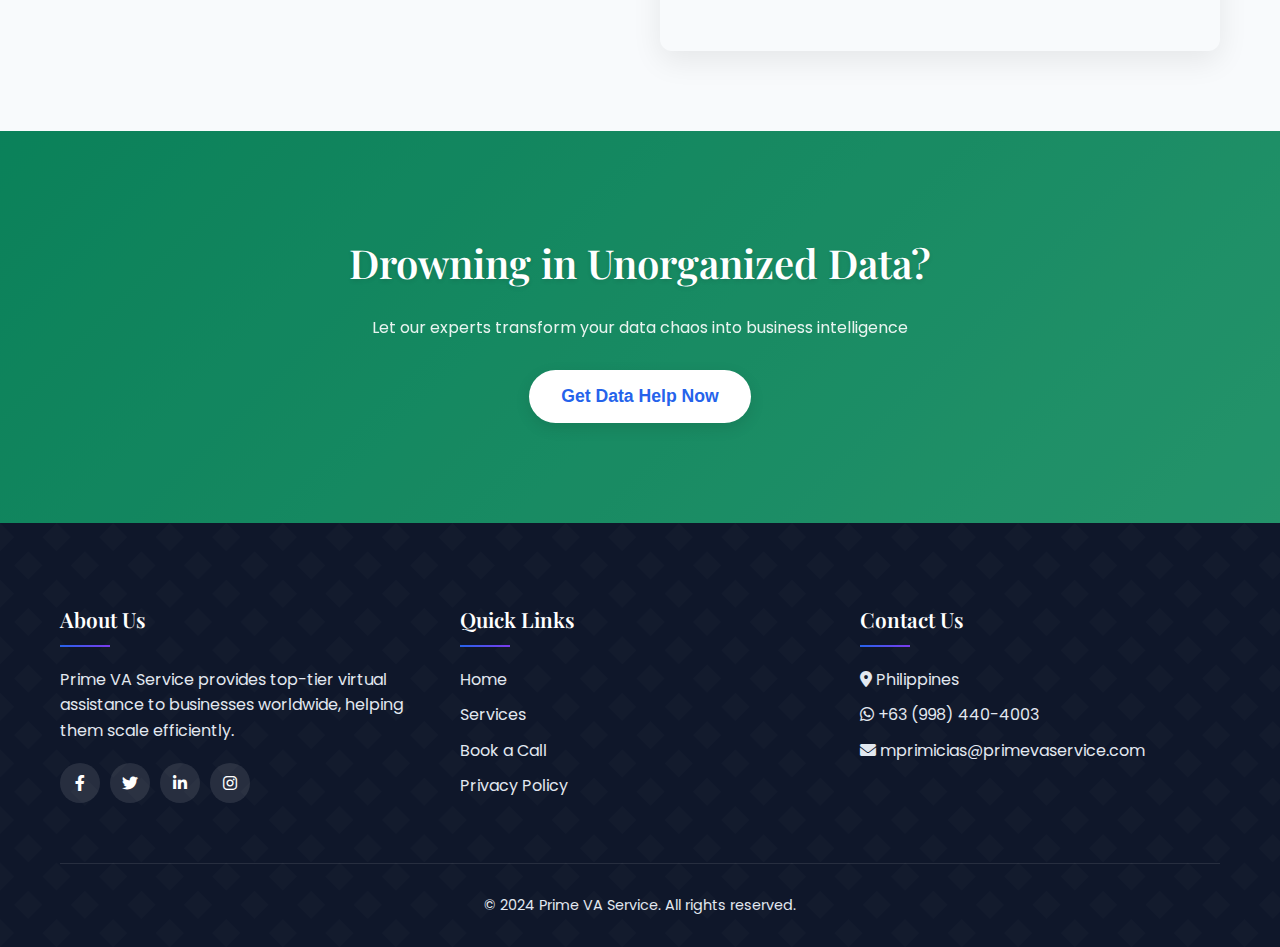
<file: data-entry.html>
<!DOCTYPE html>
<html lang="en">
<head>
    <meta charset="UTF-8">
    <meta name="viewport" content="width=device-width, initial-scale=1.0">
    <title>Professional Data Entry Services | Prime VA Service</title>
    <link rel="stylesheet" href="https://cdnjs.cloudflare.com/ajax/libs/font-awesome/6.0.0-beta3/css/all.min.css">
    <link rel="stylesheet" href="https://cdnjs.cloudflare.com/ajax/libs/animate.css/4.1.1/animate.min.css"/>
    <link rel="preconnect" href="https://fonts.googleapis.com">
    <link rel="preconnect" href="https://fonts.gstatic.com" crossorigin>
    <link href="https://fonts.googleapis.com/css2?family=Poppins:wght@300;400;500;600;700&family=Playfair+Display:wght@400;500;600;700&display=swap" rel="stylesheet">
    <style>
        :root {
            --primary: #2563eb;
            --primary-dark: #1d4ed8;
            --primary-light: #3b82f6;
            --secondary: #7c3aed;
            --accent: #10b981;
            --light: #f8fafc;
            --dark: #1e293b;
            --darker: #0f172a;
            --gray: #64748b;
            --light-gray: #e2e8f0;
            --shadow: 0 10px 30px rgba(0, 0, 0, 0.08);
            --transition: all 0.3s cubic-bezier(0.25, 0.8, 0.25, 1);
            --gradient-primary: linear-gradient(135deg, var(--primary) 0%, var(--secondary) 100%);
            --gradient-accent: linear-gradient(135deg, var(--accent) 0%, #34d399 100%);
        }

        * {
            margin: 0;
            padding: 0;
            box-sizing: border-box;
        }

        body {
            font-family: 'Poppins', sans-serif;
            color: var(--dark);
            line-height: 1.6;
            overflow-x: hidden;
            background-color: var(--light);
        }

        h1, h2, h3, h4 {
            font-family: 'Playfair Display', serif;
            font-weight: 600;
        }

        .container {
            width: 100%;
            max-width: 1200px;
            margin: 0 auto;
            padding: 0 20px;
        }

        /* Header */
        header {
            position: fixed;
            top: 0;
            left: 0;
            width: 100%;
            padding: 20px 0;
            background-color: rgba(255, 255, 255, 0.98);
            box-shadow: var(--shadow);
            z-index: 1000;
            transition: var(--transition);
            backdrop-filter: blur(8px);
        }

        header.scrolled {
            padding: 12px 0;
            box-shadow: 0 4px 12px rgba(0, 0, 0, 0.05);
        }

        .header-container {
            display: flex;
            justify-content: space-between;
            align-items: center;
        }

        .logo {
            height: 48px;
            transition: var(--transition);
        }

        header.scrolled .logo {
            height: 40px;
        }

        nav ul {
            display: flex;
            list-style: none;
        }

        nav ul li {
            margin-left: 30px;
        }

        nav ul li a {
            text-decoration: none;
            color: var(--dark);
            font-weight: 500;
            position: relative;
            transition: var(--transition);
            font-size: 0.95rem;
        }

        nav ul li a:after {
            content: '';
            position: absolute;
            bottom: -5px;
            left: 0;
            width: 0;
            height: 2px;
            background: var(--gradient-primary);
            transition: var(--transition);
        }

        nav ul li a:hover {
            color: var(--primary);
        }

        nav ul li a:hover:after {
            width: 100%;
        }

        .mobile-menu-btn {
            display: none;
            background: none;
            border: none;
            font-size: 24px;
            color: var(--dark);
            cursor: pointer;
            transition: var(--transition);
        }

        .mobile-menu-btn:hover {
            color: var(--primary);
        }

        /* Hero Section */
        .service-hero {
            height: 50vh;
            min-height: 400px;
            display: flex;
            align-items: center;
            background: var(--gradient-primary), 
                        url('https://images.unsplash.com/photo-1551288049-bebda4e38f71?ixlib=rb-1.2.1&auto=format&fit=crop&w=1350&q=80') no-repeat center center/cover;
            color: white;
            text-align: center;
            padding-top: 80px;
            position: relative;
            overflow: hidden;
        }

        .service-hero:before {
            content: '';
            position: absolute;
            bottom: 0;
            left: 0;
            width: 100%;
            height: 100px;
            background: linear-gradient(to top, rgba(248, 250, 252, 1) 0%, rgba(248, 250, 252, 0) 100%);
            z-index: 1;
        }

        .hero-content {
            max-width: 800px;
            margin: 0 auto;
            position: relative;
            z-index: 2;
        }

        .service-hero h1 {
            font-size: 3.5rem;
            margin-bottom: 20px;
            line-height: 1.2;
            text-shadow: 0 2px 4px rgba(0, 0, 0, 0.1);
        }

        .service-hero p {
            font-size: 1.2rem;
            margin-bottom: 30px;
            opacity: 0.9;
            max-width: 600px;
            margin-left: auto;
            margin-right: auto;
        }

        .cta-button {
            display: inline-block;
            padding: 16px 32px;
            background-color: white;
            color: var(--primary);
            border-radius: 50px;
            text-decoration: none;
            font-weight: 600;
            font-size: 1.1rem;
            transition: var(--transition);
            border: none;
            cursor: pointer;
            box-shadow: 0 5px 15px rgba(0, 0, 0, 0.1);
            position: relative;
            overflow: hidden;
        }

        .cta-button:after {
            content: '';
            position: absolute;
            top: 0;
            left: 0;
            width: 100%;
            height: 100%;
            background: linear-gradient(to right, rgba(255, 255, 255, 0.3) 0%, rgba(255, 255, 255, 0) 100%);
            transform: translateX(-100%);
            transition: var(--transition);
        }

        .cta-button:hover {
            transform: translateY(-3px);
            box-shadow: 0 8px 25px rgba(0, 0, 0, 0.15);
        }

        .cta-button:hover:after {
            transform: translateX(100%);
        }

        /* Service Details Section */
        .service-details {
            padding: 100px 0;
            background-color: white;
        }

        .section-title {
            text-align: center;
            margin-bottom: 60px;
        }

        .section-title h2 {
            font-size: 2.5rem;
            color: var(--darker);
            position: relative;
            display: inline-block;
            margin-bottom: 15px;
        }

        .section-title h2:after {
            content: '';
            position: absolute;
            bottom: -10px;
            left: 50%;
            transform: translateX(-50%);
            width: 80px;
            height: 4px;
            background: var(--gradient-primary);
            border-radius: 2px;
        }

        .section-title p {
            color: var(--gray);
            max-width: 700px;
            margin: 0 auto;
        }

        .service-features {
            display: grid;
            grid-template-columns: repeat(auto-fit, minmax(350px, 1fr));
            gap: 30px;
            margin-bottom: 60px;
        }

        .feature-card {
            background-color: white;
            border-radius: 12px;
            padding: 40px 30px;
            transition: var(--transition);
            box-shadow: var(--shadow);
            border: 1px solid var(--light-gray);
            position: relative;
            overflow: hidden;
            text-align: center;
        }

        .feature-card:before {
            content: '';
            position: absolute;
            top: 0;
            left: 0;
            width: 4px;
            height: 0;
            background: var(--gradient-primary);
            transition: var(--transition);
        }

        .feature-card:hover {
            transform: translateY(-10px);
            box-shadow: 0 15px 35px rgba(0, 0, 0, 0.1);
        }

        .feature-card:hover:before {
            height: 100%;
        }

        .feature-icon {
            font-size: 2.5rem;
            margin-bottom: 20px;
            background: var(--gradient-primary);
            -webkit-background-clip: text;
            background-clip: text;
            color: transparent;
        }

        .feature-card h3 {
            font-size: 1.5rem;
            margin-bottom: 15px;
            color: var(--darker);
        }

        .feature-card p {
            color: var(--gray);
        }

        /* Service Benefits */
        .service-benefits {
            padding: 80px 0;
            background-color: var(--light);
        }

        .benefits-container {
            display: flex;
            flex-wrap: wrap;
            gap: 40px;
            align-items: center;
        }

        .benefits-content {
            flex: 1;
            min-width: 300px;
        }

        .benefits-content h2 {
            font-size: 2.5rem;
            margin-bottom: 20px;
            color: var(--darker);
            position: relative;
        }

        .benefits-content h2:after {
            content: '';
            position: absolute;
            bottom: -10px;
            left: 0;
            width: 80px;
            height: 4px;
            background: var(--gradient-primary);
            border-radius: 2px;
        }

        .benefits-list {
            margin-bottom: 30px;
        }

        .benefit-item {
            display: flex;
            align-items: flex-start;
            margin-bottom: 20px;
        }

        .benefit-icon {
            color: var(--accent);
            margin-right: 15px;
            font-size: 1.2rem;
            margin-top: 3px;
        }

        .benefits-image {
            flex: 1;
            min-width: 300px;
            height: 400px;
            border-radius: 12px;
            overflow: hidden;
            box-shadow: var(--shadow);
            background: url('https://images.unsplash.com/photo-1551434678-e076c223a692?ixlib=rb-1.2.1&auto=format&fit=crop&w=1350&q=80') no-repeat center center/cover;
        }

        /* CTA Section */
        .service-cta {
            padding: 100px 0;
            background: var(--gradient-accent), 
                        url('https://images.unsplash.com/photo-1467232004584-a241de8bcf5d?ixlib=rb-1.2.1&auto=format&fit=crop&w=1350&q=80') no-repeat center center/cover;
            color: white;
            text-align: center;
            position: relative;
        }

        .service-cta:before {
            content: '';
            position: absolute;
            top: 0;
            left: 0;
            width: 100%;
            height: 100%;
            background: rgba(0, 0, 0, 0.3);
        }

        .service-cta .container {
            position: relative;
            z-index: 2;
        }

        .service-cta h2 {
            font-size: 2.5rem;
            margin-bottom: 20px;
            text-shadow: 0 2px 4px rgba(0, 0, 0, 0.1);
        }

        .service-cta p {
            max-width: 700px;
            margin: 0 auto 30px;
            opacity: 0.9;
        }

        /* Footer */
        footer {
            background-color: var(--darker);
            color: white;
            padding: 80px 0 30px;
            position: relative;
        }

        footer:before {
            content: '';
            position: absolute;
            top: 0;
            left: 0;
            width: 100%;
            height: 100%;
            background: url('[data-uri]');
            opacity: 0.5;
        }

        .footer-content {
            display: grid;
            grid-template-columns: repeat(auto-fit, minmax(250px, 1fr));
            gap: 40px;
            margin-bottom: 50px;
            position: relative;
            z-index: 2;
        }

        .footer-section h3 {
            font-size: 1.3rem;
            margin-bottom: 20px;
            position: relative;
            padding-bottom: 10px;
            color: white;
        }

        .footer-section h3:after {
            content: '';
            position: absolute;
            bottom: 0;
            left: 0;
            width: 50px;
            height: 2px;
            background: var(--gradient-primary);
        }

        .footer-section p, .footer-section a {
            color: var(--light-gray);
            margin-bottom: 10px;
            display: block;
            text-decoration: none;
            transition: var(--transition);
        }

        .footer-section a:hover {
            color: white;
            padding-left: 5px;
        }

        .social-links {
            display: flex;
            margin-top: 20px;
        }

        .social-links a {
            display: flex;
            align-items: center;
            justify-content: center;
            width: 40px;
            height: 40px;
            border-radius: 50%;
            background-color: rgba(255, 255, 255, 0.1);
            margin-right: 10px;
            color: white;
            transition: var(--transition);
        }

        .social-links a:hover {
            background: var(--gradient-primary);
            transform: translateY(-3px);
            box-shadow: 0 5px 15px rgba(0, 0, 0, 0.2);
        }

        .footer-bottom {
            text-align: center;
            padding-top: 30px;
            border-top: 1px solid rgba(255, 255, 255, 0.1);
            color: var(--light-gray);
            font-size: 0.9rem;
            position: relative;
            z-index: 2;
        }

        /* Responsive Design */
        @media (max-width: 992px) {
            .service-hero h1 {
                font-size: 2.8rem;
            }
            
            .section-title h2 {
                font-size: 2.2rem;
            }
        }

        @media (max-width: 768px) {
            .mobile-menu-btn {
                display: block;
            }
            
            nav {
                position: fixed;
                top: 80px;
                left: -100%;
                width: 80%;
                height: calc(100vh - 80px);
                background-color: white;
                box-shadow: 0 10px 20px rgba(0, 0, 0, 0.1);
                transition: var(--transition);
                z-index: 999;
            }
            
            nav.active {
                left: 0;
            }
            
            nav ul {
                flex-direction: column;
                padding: 30px;
            }
            
            nav ul li {
                margin: 15px 0;
            }
            
            .service-hero h1 {
                font-size: 2.2rem;
            }
            
            .service-hero p {
                font-size: 1rem;
            }
            
            .benefits-container {
                flex-direction: column;
            }
            
            .benefits-image {
                min-height: 300px;
            }
        }

        @media (max-width: 576px) {
            .service-hero {
                min-height: 350px;
                height: 40vh;
            }
            
            .service-hero h1 {
                font-size: 2rem;
            }
            
            .section-title h2 {
                font-size: 1.8rem;
            }
            
            .service-features {
                grid-template-columns: 1fr;
            }
        }

        /* Animations */
        .animate-delay-1 {
            animation-delay: 0.2s;
        }
        
        .animate-delay-2 {
            animation-delay: 0.4s;
        }
        
        .animate-delay-3 {
            animation-delay: 0.6s;
        }
    </style>
    <script>
  // Redirect clean URLs (without .html) to the actual .html files
  const currentPath = window.location.pathname;
  
  // If URL ends with '/something' (missing .html) but isn't a folder
  if (!currentPath.includes('.html') && !currentPath.endsWith('/')) {
    // Check if this is a known page
    const validPages = ['services', 'book-a-call', 'privacy']; // Add all your page names
    const pageName = currentPath.split('/').pop();
    
    if (validPages.includes(pageName)) {
      window.location.href = currentPath + '.html';
    }
  }
</script>
</head>
<body>
    <!-- Header -->
    <header id="header">
        <div class="container header-container">
            <img src="ffff.png" alt="Prime VA Service Logo" class="logo">
            <button class="mobile-menu-btn" id="mobileMenuBtn">
                <i class="fas fa-bars"></i>
            </button>
            <nav id="nav">
                <ul>
                    <li><a href="index.html">Home</a></li>
                    <li><a href="services.html">Services</a></li>
                    <li><a href="book-a-call.html">Book a Call</a></li>
                </ul>
            </nav>
        </div>
    </header>

    <!-- Hero Section -->
    <section class="service-hero">
        <div class="container">
            <div class="hero-content animate__animated animate__fadeInUp">
                <h1>Precision Data Entry Services</h1>
                <p>Accurate, efficient data management to keep your business information organized and accessible</p>
                <button class="cta-button animate__animated animate__fadeInUp animate__delay-1s" onclick="location.href='book-a-call.html'">Streamline Your Data</button>
            </div>
        </div>
    </section>

    <!-- Service Details -->
    <section class="service-details">
        <div class="container">
            <div class="section-title animate__animated animate__fadeIn">
                <h2>Our Data Management Solutions</h2>
                <p>Comprehensive services to transform raw data into organized business assets</p>
            </div>
            
            <div class="service-features">
                <div class="feature-card animate__animated animate__fadeInUp">
                    <div class="feature-icon">
                        <i class="fas fa-database"></i>
                    </div>
                    <h3>Data Collection</h3>
                    <p>Systematic gathering and organization of data from multiple sources</p>
                </div>
                
                <div class="feature-card animate__animated animate__fadeInUp animate-delay-1">
                    <div class="feature-icon">
                        <i class="fas fa-table"></i>
                    </div>
                    <h3>Data Processing</h3>
                    <p>Cleaning, validating, and structuring data for accuracy and consistency</p>
                </div>
                
                <div class="feature-card animate__animated animate__fadeInUp animate-delay-2">
                    <div class="feature-icon">
                        <i class="fas fa-file-excel"></i>
                    </div>
                    <h3>Data Reporting</h3>
                    <p>Custom reports and dashboards for actionable business insights</p>
                </div>
            </div>
        </div>
    </section>

    <!-- Benefits Section -->
    <section class="service-benefits">
        <div class="container">
            <div class="benefits-container">
                <div class="benefits-content animate__animated animate__fadeInLeft">
                    <h2>Why Outsource Data Entry?</h2>
                    <div class="benefits-list">
                        <div class="benefit-item">
                            <div class="benefit-icon"><i class="fas fa-check-circle"></i></div>
                            <div>
                                <h3>99.9% Accuracy</h3>
                                <p>Rigorous quality checks ensure error-free data processing</p>
                            </div>
                        </div>
                        <div class="benefit-item">
                            <div class="benefit-icon"><i class="fas fa-check-circle"></i></div>
                            <div>
                                <h3>Time Savings</h3>
                                <p>Free your team to focus on core business activities</p>
                            </div>
                        </div>
                        <div class="benefit-item">
                            <div class="benefit-icon"><i class="fas fa-check-circle"></i></div>
                            <div>
                                <h3>Data Security</h3>
                                <p>Secure handling of sensitive information with confidentiality agreements</p>
                            </div>
                        </div>
                    </div>
                </div>
                
                <div class="benefits-image animate__animated animate__fadeInRight">
                    <!-- Background image set in CSS -->
                </div>
            </div>
        </div>
    </section>

    <!-- CTA Section -->
    <section class="service-cta">
        <div class="container">
            <h2 class="animate__animated animate__fadeIn">Drowning in Unorganized Data?</h2>
            <p class="animate__animated animate__fadeIn animate__delay-1s">Let our experts transform your data chaos into business intelligence</p>
            <button class="cta-button animate__animated animate__fadeIn animate__delay-2s" onclick="location.href='book-a-call.html'">Get Data Help Now</button>
        </div>
    </section>

    <!-- Footer -->
    <footer>
        <div class="container">
            <div class="footer-content">
                <div class="footer-section">
                    <h3>About Us</h3>
                    <p>Prime VA Service provides top-tier virtual assistance to businesses worldwide, helping them scale efficiently.</p>
                    <div class="social-links">
                        <a href="#"><i class="fab fa-facebook-f"></i></a>
                        <a href="#"><i class="fab fa-twitter"></i></a>
                        <a href="#"><i class="fab fa-linkedin-in"></i></a>
                        <a href="#"><i class="fab fa-instagram"></i></a>
                    </div>
                </div>
                <div class="footer-section">
                    <h3>Quick Links</h3>
                    <a href="index.html">Home</a>
                    <a href="services.html">Services</a>
                    <a href="book-a-call.html">Book a Call</a>
                    <a href="privacy.html">Privacy Policy</a>
                </div>
                <div class="footer-section">
                    <h3>Contact Us</h3>
                    <p><i class="fas fa-map-marker-alt"></i> Philippines</p>
                    <p><i class="fab fa-whatsapp"></i> +63 (998) 440-4003</p>
                    <p><i class="fas fa-envelope"></i> mprimicias@primevaservice.com</p>
                </div>
            </div>
            <div class="footer-bottom">
                <p>&copy; 2024 Prime VA Service. All rights reserved.</p>
            </div>
        </div>
    </footer>

    <script>
        // Mobile Menu Toggle
        const mobileMenuBtn = document.getElementById('mobileMenuBtn');
        const nav = document.getElementById('nav');

        mobileMenuBtn.addEventListener('click', () => {
            nav.classList.toggle('active');
        });

        // Header Scroll Effect
        const header = document.getElementById('header');
        window.addEventListener('scroll', () => {
            if (window.scrollY > 100) {
                header.classList.add('scrolled');
            } else {
                header.classList.remove('scrolled');
            }
        });
    </script>
    <script>
  // Remove .html from URL in browser address bar
  if (window.location.pathname.includes('.html')) {
    const cleanUrl = window.location.pathname
      .replace('.html', '')
      .replace('index', '');
    history.replaceState({}, '', cleanUrl);
  }

  // Update ALL links on the page to remove .html
  document.querySelectorAll('a[href$=".html"]').forEach(link => {
    link.setAttribute('href', link.getAttribute('href').replace('.html', ''));
  });
</script>
</body>
</html>
</file>
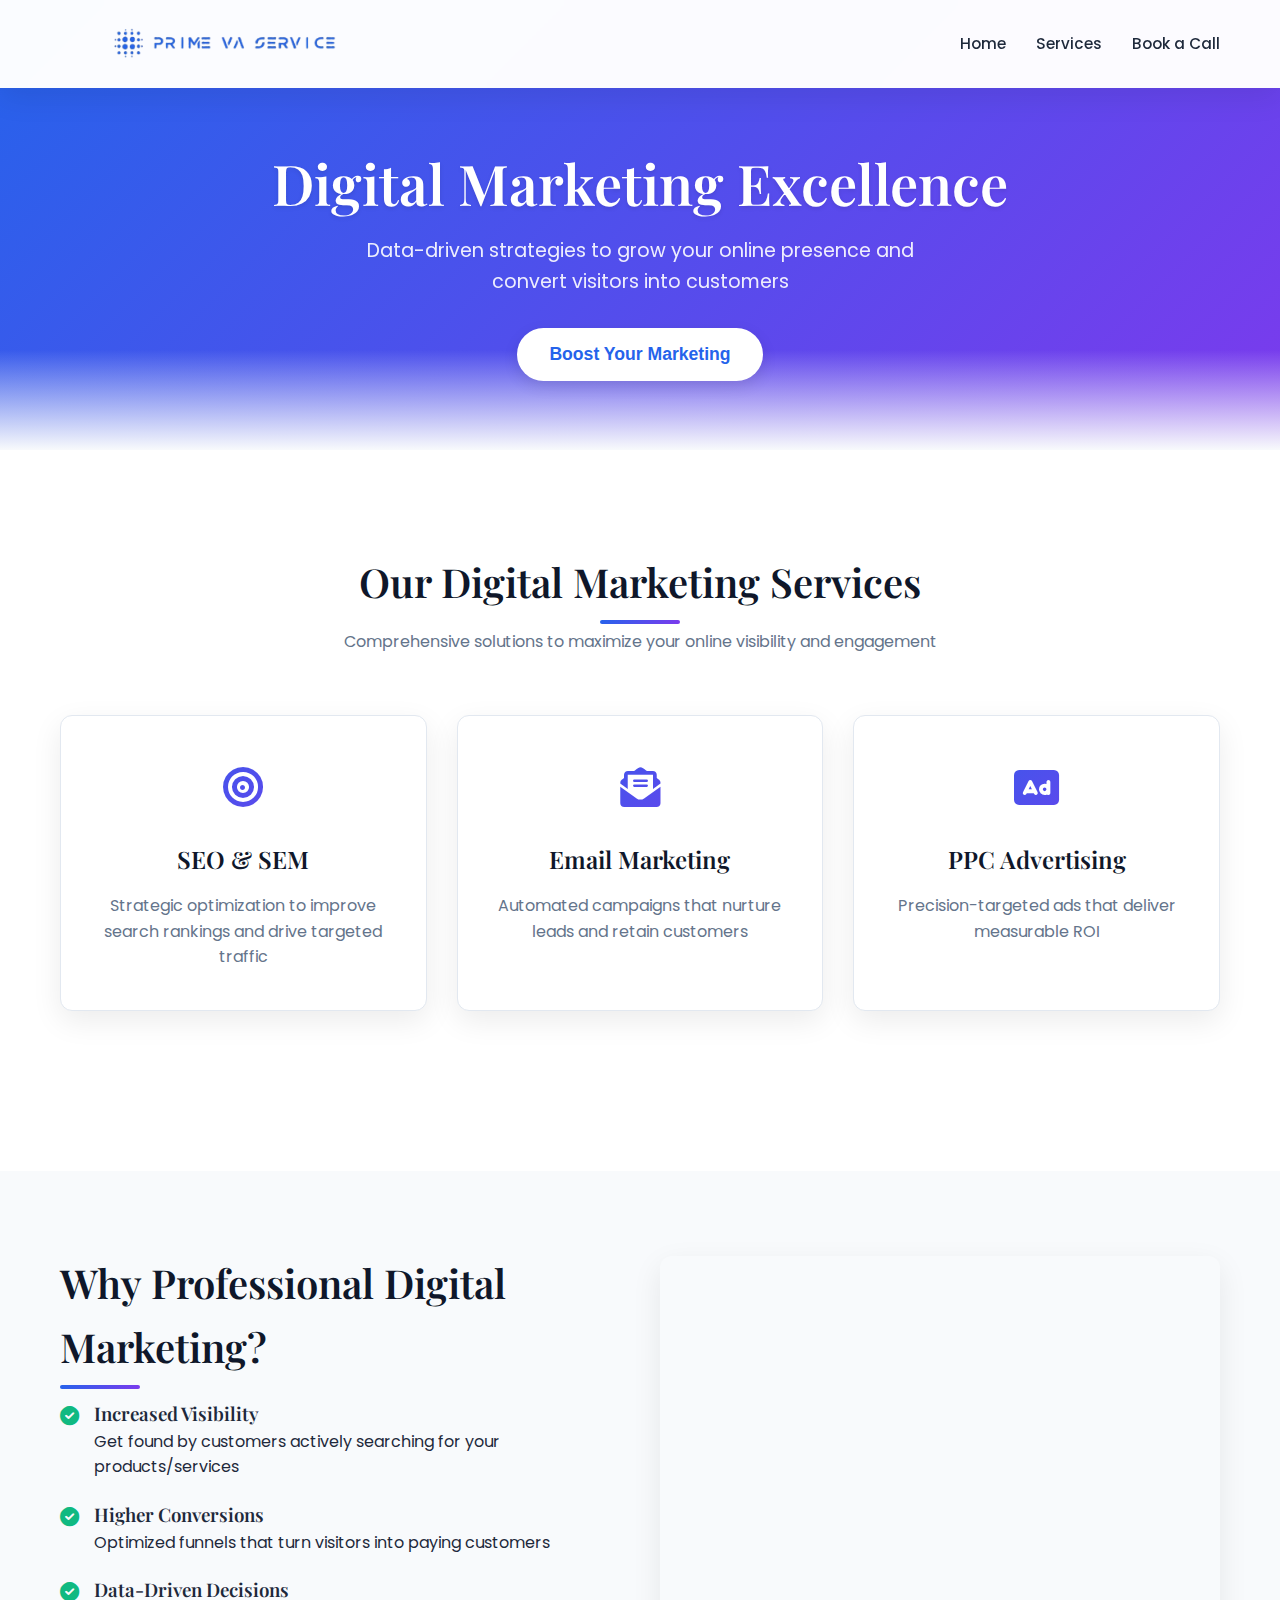
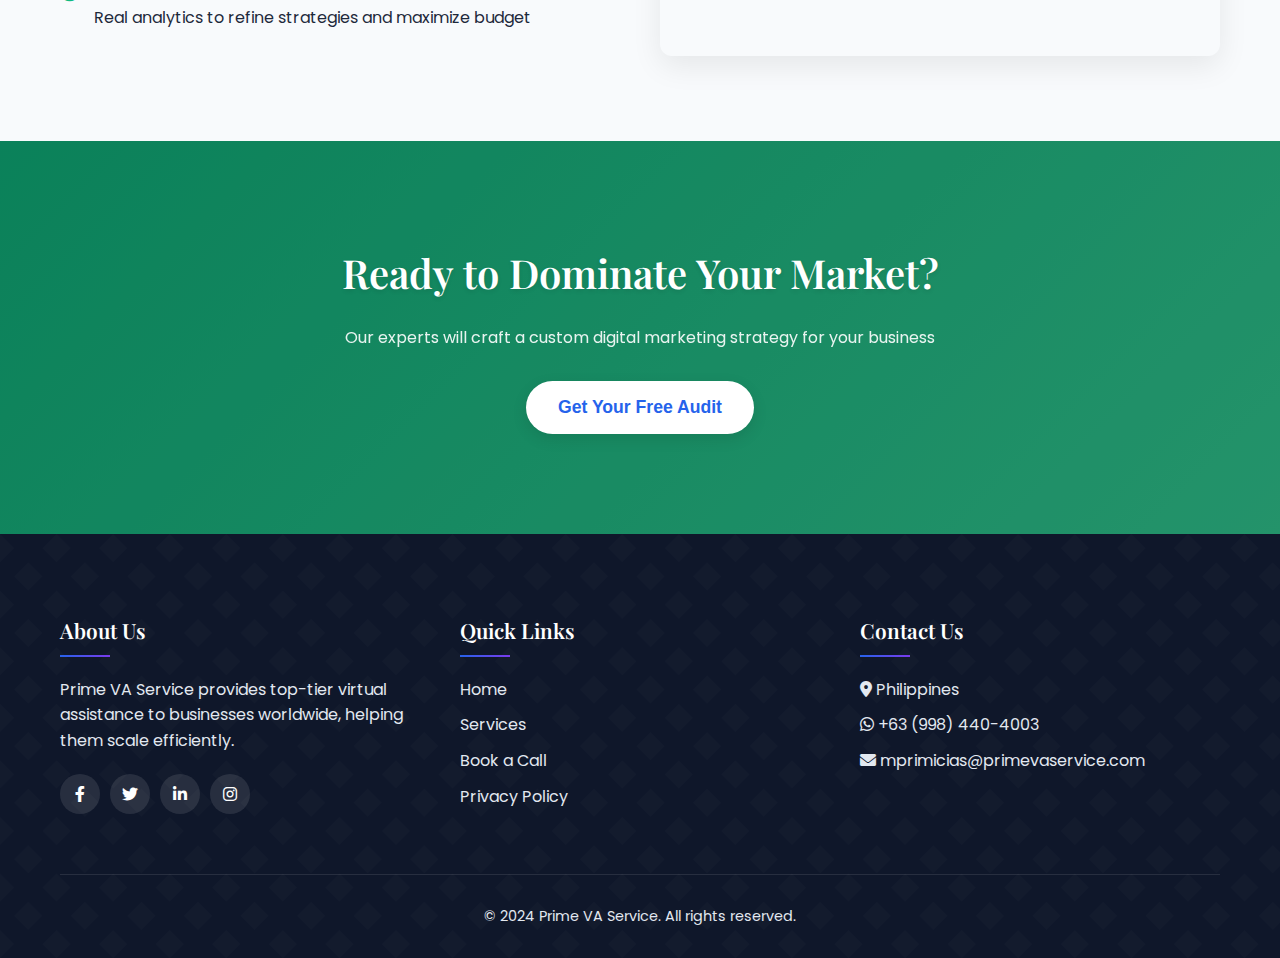
<file: digital-marketing.html>
<!DOCTYPE html>
<html lang="en">
<head>
    <meta charset="UTF-8">
    <meta name="viewport" content="width=device-width, initial-scale=1.0">
    <title>Digital Marketing Services | Prime VA Service</title>
    <link rel="stylesheet" href="https://cdnjs.cloudflare.com/ajax/libs/font-awesome/6.0.0-beta3/css/all.min.css">
    <link rel="stylesheet" href="https://cdnjs.cloudflare.com/ajax/libs/animate.css/4.1.1/animate.min.css"/>
    <link rel="preconnect" href="https://fonts.googleapis.com">
    <link rel="preconnect" href="https://fonts.gstatic.com" crossorigin>
    <link href="https://fonts.googleapis.com/css2?family=Poppins:wght@300;400;500;600;700&family=Playfair+Display:wght@400;500;600;700&display=swap" rel="stylesheet">
    <style>
        :root {
            --primary: #2563eb;
            --primary-dark: #1d4ed8;
            --primary-light: #3b82f6;
            --secondary: #7c3aed;
            --accent: #10b981;
            --light: #f8fafc;
            --dark: #1e293b;
            --darker: #0f172a;
            --gray: #64748b;
            --light-gray: #e2e8f0;
            --shadow: 0 10px 30px rgba(0, 0, 0, 0.08);
            --transition: all 0.3s cubic-bezier(0.25, 0.8, 0.25, 1);
            --gradient-primary: linear-gradient(135deg, var(--primary) 0%, var(--secondary) 100%);
            --gradient-accent: linear-gradient(135deg, var(--accent) 0%, #34d399 100%);
        }

        * {
            margin: 0;
            padding: 0;
            box-sizing: border-box;
        }

        body {
            font-family: 'Poppins', sans-serif;
            color: var(--dark);
            line-height: 1.6;
            overflow-x: hidden;
            background-color: var(--light);
        }

        h1, h2, h3, h4 {
            font-family: 'Playfair Display', serif;
            font-weight: 600;
        }

        .container {
            width: 100%;
            max-width: 1200px;
            margin: 0 auto;
            padding: 0 20px;
        }

        /* Header */
        header {
            position: fixed;
            top: 0;
            left: 0;
            width: 100%;
            padding: 20px 0;
            background-color: rgba(255, 255, 255, 0.98);
            box-shadow: var(--shadow);
            z-index: 1000;
            transition: var(--transition);
            backdrop-filter: blur(8px);
        }

        header.scrolled {
            padding: 12px 0;
            box-shadow: 0 4px 12px rgba(0, 0, 0, 0.05);
        }

        .header-container {
            display: flex;
            justify-content: space-between;
            align-items: center;
        }

        .logo {
            height: 48px;
            transition: var(--transition);
        }

        header.scrolled .logo {
            height: 40px;
        }

        nav ul {
            display: flex;
            list-style: none;
        }

        nav ul li {
            margin-left: 30px;
        }

        nav ul li a {
            text-decoration: none;
            color: var(--dark);
            font-weight: 500;
            position: relative;
            transition: var(--transition);
            font-size: 0.95rem;
        }

        nav ul li a:after {
            content: '';
            position: absolute;
            bottom: -5px;
            left: 0;
            width: 0;
            height: 2px;
            background: var(--gradient-primary);
            transition: var(--transition);
        }

        nav ul li a:hover {
            color: var(--primary);
        }

        nav ul li a:hover:after {
            width: 100%;
        }

        .mobile-menu-btn {
            display: none;
            background: none;
            border: none;
            font-size: 24px;
            color: var(--dark);
            cursor: pointer;
            transition: var(--transition);
        }

        .mobile-menu-btn:hover {
            color: var(--primary);
        }

        /* Hero Section */
        .service-hero {
            height: 50vh;
            min-height: 400px;
            display: flex;
            align-items: center;
            background: var(--gradient-primary), 
                        url('https://images.unsplash.com/photo-1551288049-bebda4e38f71?ixlib=rb-1.2.1&auto=format&fit=crop&w=1350&q=80') no-repeat center center/cover;
            color: white;
            text-align: center;
            padding-top: 80px;
            position: relative;
            overflow: hidden;
        }

        .service-hero:before {
            content: '';
            position: absolute;
            bottom: 0;
            left: 0;
            width: 100%;
            height: 100px;
            background: linear-gradient(to top, rgba(248, 250, 252, 1) 0%, rgba(248, 250, 252, 0) 100%);
            z-index: 1;
        }

        .hero-content {
            max-width: 800px;
            margin: 0 auto;
            position: relative;
            z-index: 2;
        }

        .service-hero h1 {
            font-size: 3.5rem;
            margin-bottom: 20px;
            line-height: 1.2;
            text-shadow: 0 2px 4px rgba(0, 0, 0, 0.1);
        }

        .service-hero p {
            font-size: 1.2rem;
            margin-bottom: 30px;
            opacity: 0.9;
            max-width: 600px;
            margin-left: auto;
            margin-right: auto;
        }

        .cta-button {
            display: inline-block;
            padding: 16px 32px;
            background-color: white;
            color: var(--primary);
            border-radius: 50px;
            text-decoration: none;
            font-weight: 600;
            font-size: 1.1rem;
            transition: var(--transition);
            border: none;
            cursor: pointer;
            box-shadow: 0 5px 15px rgba(0, 0, 0, 0.1);
            position: relative;
            overflow: hidden;
        }

        .cta-button:after {
            content: '';
            position: absolute;
            top: 0;
            left: 0;
            width: 100%;
            height: 100%;
            background: linear-gradient(to right, rgba(255, 255, 255, 0.3) 0%, rgba(255, 255, 255, 0) 100%);
            transform: translateX(-100%);
            transition: var(--transition);
        }

        .cta-button:hover {
            transform: translateY(-3px);
            box-shadow: 0 8px 25px rgba(0, 0, 0, 0.15);
        }

        .cta-button:hover:after {
            transform: translateX(100%);
        }

        /* Service Details Section */
        .service-details {
            padding: 100px 0;
            background-color: white;
        }

        .section-title {
            text-align: center;
            margin-bottom: 60px;
        }

        .section-title h2 {
            font-size: 2.5rem;
            color: var(--darker);
            position: relative;
            display: inline-block;
            margin-bottom: 15px;
        }

        .section-title h2:after {
            content: '';
            position: absolute;
            bottom: -10px;
            left: 50%;
            transform: translateX(-50%);
            width: 80px;
            height: 4px;
            background: var(--gradient-primary);
            border-radius: 2px;
        }

        .section-title p {
            color: var(--gray);
            max-width: 700px;
            margin: 0 auto;
        }

        .service-features {
            display: grid;
            grid-template-columns: repeat(auto-fit, minmax(350px, 1fr));
            gap: 30px;
            margin-bottom: 60px;
        }

        .feature-card {
            background-color: white;
            border-radius: 12px;
            padding: 40px 30px;
            transition: var(--transition);
            box-shadow: var(--shadow);
            border: 1px solid var(--light-gray);
            position: relative;
            overflow: hidden;
            text-align: center;
        }

        .feature-card:before {
            content: '';
            position: absolute;
            top: 0;
            left: 0;
            width: 4px;
            height: 0;
            background: var(--gradient-primary);
            transition: var(--transition);
        }

        .feature-card:hover {
            transform: translateY(-10px);
            box-shadow: 0 15px 35px rgba(0, 0, 0, 0.1);
        }

        .feature-card:hover:before {
            height: 100%;
        }

        .feature-icon {
            font-size: 2.5rem;
            margin-bottom: 20px;
            background: var(--gradient-primary);
            -webkit-background-clip: text;
            background-clip: text;
            color: transparent;
        }

        .feature-card h3 {
            font-size: 1.5rem;
            margin-bottom: 15px;
            color: var(--darker);
        }

        .feature-card p {
            color: var(--gray);
        }

        /* Service Benefits */
        .service-benefits {
            padding: 80px 0;
            background-color: var(--light);
        }

        .benefits-container {
            display: flex;
            flex-wrap: wrap;
            gap: 40px;
            align-items: center;
        }

        .benefits-content {
            flex: 1;
            min-width: 300px;
        }

        .benefits-content h2 {
            font-size: 2.5rem;
            margin-bottom: 20px;
            color: var(--darker);
            position: relative;
        }

        .benefits-content h2:after {
            content: '';
            position: absolute;
            bottom: -10px;
            left: 0;
            width: 80px;
            height: 4px;
            background: var(--gradient-primary);
            border-radius: 2px;
        }

        .benefits-list {
            margin-bottom: 30px;
        }

        .benefit-item {
            display: flex;
            align-items: flex-start;
            margin-bottom: 20px;
        }

        .benefit-icon {
            color: var(--accent);
            margin-right: 15px;
            font-size: 1.2rem;
            margin-top: 3px;
        }

        .benefits-image {
            flex: 1;
            min-width: 300px;
            height: 400px;
            border-radius: 12px;
            overflow: hidden;
            box-shadow: var(--shadow);
            background: url('https://images.unsplash.com/photo-1551434678-e076c223a692?ixlib=rb-1.2.1&auto=format&fit=crop&w=1350&q=80') no-repeat center center/cover;
        }

        /* CTA Section */
        .service-cta {
            padding: 100px 0;
            background: var(--gradient-accent), 
                        url('https://images.unsplash.com/photo-1467232004584-a241de8bcf5d?ixlib=rb-1.2.1&auto=format&fit=crop&w=1350&q=80') no-repeat center center/cover;
            color: white;
            text-align: center;
            position: relative;
        }

        .service-cta:before {
            content: '';
            position: absolute;
            top: 0;
            left: 0;
            width: 100%;
            height: 100%;
            background: rgba(0, 0, 0, 0.3);
        }

        .service-cta .container {
            position: relative;
            z-index: 2;
        }

        .service-cta h2 {
            font-size: 2.5rem;
            margin-bottom: 20px;
            text-shadow: 0 2px 4px rgba(0, 0, 0, 0.1);
        }

        .service-cta p {
            max-width: 700px;
            margin: 0 auto 30px;
            opacity: 0.9;
        }

        /* Footer */
        footer {
            background-color: var(--darker);
            color: white;
            padding: 80px 0 30px;
            position: relative;
        }

        footer:before {
            content: '';
            position: absolute;
            top: 0;
            left: 0;
            width: 100%;
            height: 100%;
            background: url('[data-uri]');
            opacity: 0.5;
        }

        .footer-content {
            display: grid;
            grid-template-columns: repeat(auto-fit, minmax(250px, 1fr));
            gap: 40px;
            margin-bottom: 50px;
            position: relative;
            z-index: 2;
        }

        .footer-section h3 {
            font-size: 1.3rem;
            margin-bottom: 20px;
            position: relative;
            padding-bottom: 10px;
            color: white;
        }

        .footer-section h3:after {
            content: '';
            position: absolute;
            bottom: 0;
            left: 0;
            width: 50px;
            height: 2px;
            background: var(--gradient-primary);
        }

        .footer-section p, .footer-section a {
            color: var(--light-gray);
            margin-bottom: 10px;
            display: block;
            text-decoration: none;
            transition: var(--transition);
        }

        .footer-section a:hover {
            color: white;
            padding-left: 5px;
        }

        .social-links {
            display: flex;
            margin-top: 20px;
        }

        .social-links a {
            display: flex;
            align-items: center;
            justify-content: center;
            width: 40px;
            height: 40px;
            border-radius: 50%;
            background-color: rgba(255, 255, 255, 0.1);
            margin-right: 10px;
            color: white;
            transition: var(--transition);
        }

        .social-links a:hover {
            background: var(--gradient-primary);
            transform: translateY(-3px);
            box-shadow: 0 5px 15px rgba(0, 0, 0, 0.2);
        }

        .footer-bottom {
            text-align: center;
            padding-top: 30px;
            border-top: 1px solid rgba(255, 255, 255, 0.1);
            color: var(--light-gray);
            font-size: 0.9rem;
            position: relative;
            z-index: 2;
        }

        /* Responsive Design */
        @media (max-width: 992px) {
            .service-hero h1 {
                font-size: 2.8rem;
            }
            
            .section-title h2 {
                font-size: 2.2rem;
            }
        }

        @media (max-width: 768px) {
            .mobile-menu-btn {
                display: block;
            }
            
            nav {
                position: fixed;
                top: 80px;
                left: -100%;
                width: 80%;
                height: calc(100vh - 80px);
                background-color: white;
                box-shadow: 0 10px 20px rgba(0, 0, 0, 0.1);
                transition: var(--transition);
                z-index: 999;
            }
            
            nav.active {
                left: 0;
            }
            
            nav ul {
                flex-direction: column;
                padding: 30px;
            }
            
            nav ul li {
                margin: 15px 0;
            }
            
            .service-hero h1 {
                font-size: 2.2rem;
            }
            
            .service-hero p {
                font-size: 1rem;
            }
            
            .benefits-container {
                flex-direction: column;
            }
            
            .benefits-image {
                min-height: 300px;
            }
        }

        @media (max-width: 576px) {
            .service-hero {
                min-height: 350px;
                height: 40vh;
            }
            
            .service-hero h1 {
                font-size: 2rem;
            }
            
            .section-title h2 {
                font-size: 1.8rem;
            }
            
            .service-features {
                grid-template-columns: 1fr;
            }
        }

        /* Animations */
        .animate-delay-1 {
            animation-delay: 0.2s;
        }
        
        .animate-delay-2 {
            animation-delay: 0.4s;
        }
        
        .animate-delay-3 {
            animation-delay: 0.6s;
        }
    </style>
    <script>
  // Redirect clean URLs (without .html) to the actual .html files
  const currentPath = window.location.pathname;
  
  // If URL ends with '/something' (missing .html) but isn't a folder
  if (!currentPath.includes('.html') && !currentPath.endsWith('/')) {
    // Check if this is a known page
    const validPages = ['services', 'book-a-call', 'privacy']; // Add all your page names
    const pageName = currentPath.split('/').pop();
    
    if (validPages.includes(pageName)) {
      window.location.href = currentPath + '.html';
    }
  }
</script>
</head>
<body>
    <!-- Header -->
    <header id="header">
        <div class="container header-container">
            <img src="ffff.png" alt="Prime VA Service Logo" class="logo">
            <button class="mobile-menu-btn" id="mobileMenuBtn">
                <i class="fas fa-bars"></i>
            </button>
            <nav id="nav">
                <ul>
                    <li><a href="index.html">Home</a></li>
                    <li><a href="services.html">Services</a></li>
                    <li><a href="book-a-call.html">Book a Call</a></li>
                </ul>
            </nav>
        </div>
    </header>

    <!-- Hero Section -->
    <section class="service-hero">
        <div class="container">
            <div class="hero-content animate__animated animate__fadeInUp">
                <h1>Digital Marketing Excellence</h1>
                <p>Data-driven strategies to grow your online presence and convert visitors into customers</p>
                <button class="cta-button animate__animated animate__fadeInUp animate__delay-1s" onclick="location.href='book-a-call.html'">Boost Your Marketing</button>
            </div>
        </div>
    </section>

    <!-- Service Details -->
    <section class="service-details">
        <div class="container">
            <div class="section-title animate__animated animate__fadeIn">
                <h2>Our Digital Marketing Services</h2>
                <p>Comprehensive solutions to maximize your online visibility and engagement</p>
            </div>
            
            <div class="service-features">
                <div class="feature-card animate__animated animate__fadeInUp">
                    <div class="feature-icon">
                        <i class="fas fa-bullseye"></i>
                    </div>
                    <h3>SEO & SEM</h3>
                    <p>Strategic optimization to improve search rankings and drive targeted traffic</p>
                </div>
                
                <div class="feature-card animate__animated animate__fadeInUp animate-delay-1">
                    <div class="feature-icon">
                        <i class="fas fa-envelope-open-text"></i>
                    </div>
                    <h3>Email Marketing</h3>
                    <p>Automated campaigns that nurture leads and retain customers</p>
                </div>
                
                <div class="feature-card animate__animated animate__fadeInUp animate-delay-2">
                    <div class="feature-icon">
                        <i class="fas fa-ad"></i>
                    </div>
                    <h3>PPC Advertising</h3>
                    <p>Precision-targeted ads that deliver measurable ROI</p>
                </div>
            </div>
        </div>
    </section>

    <!-- Benefits Section -->
    <section class="service-benefits">
        <div class="container">
            <div class="benefits-container">
                <div class="benefits-content animate__animated animate__fadeInLeft">
                    <h2>Why Professional Digital Marketing?</h2>
                    <div class="benefits-list">
                        <div class="benefit-item">
                            <div class="benefit-icon"><i class="fas fa-check-circle"></i></div>
                            <div>
                                <h3>Increased Visibility</h3>
                                <p>Get found by customers actively searching for your products/services</p>
                            </div>
                        </div>
                        <div class="benefit-item">
                            <div class="benefit-icon"><i class="fas fa-check-circle"></i></div>
                            <div>
                                <h3>Higher Conversions</h3>
                                <p>Optimized funnels that turn visitors into paying customers</p>
                            </div>
                        </div>
                        <div class="benefit-item">
                            <div class="benefit-icon"><i class="fas fa-check-circle"></i></div>
                            <div>
                                <h3>Data-Driven Decisions</h3>
                                <p>Real analytics to refine strategies and maximize budget</p>
                            </div>
                        </div>
                    </div>
                </div>
                
                <div class="benefits-image animate__animated animate__fadeInRight">
                    <!-- Background image set in CSS -->
                </div>
            </div>
        </div>
    </section>

    <!-- CTA Section -->
    <section class="service-cta">
        <div class="container">
            <h2 class="animate__animated animate__fadeIn">Ready to Dominate Your Market?</h2>
            <p class="animate__animated animate__fadeIn animate__delay-1s">Our experts will craft a custom digital marketing strategy for your business</p>
            <button class="cta-button animate__animated animate__fadeIn animate__delay-2s" onclick="location.href='book-a-call.html'">Get Your Free Audit</button>
        </div>
    </section>

    <!-- Footer -->
    <footer>
        <div class="container">
            <div class="footer-content">
                <div class="footer-section">
                    <h3>About Us</h3>
                    <p>Prime VA Service provides top-tier virtual assistance to businesses worldwide, helping them scale efficiently.</p>
                    <div class="social-links">
                        <a href="#"><i class="fab fa-facebook-f"></i></a>
                        <a href="#"><i class="fab fa-twitter"></i></a>
                        <a href="#"><i class="fab fa-linkedin-in"></i></a>
                        <a href="#"><i class="fab fa-instagram"></i></a>
                    </div>
                </div>
                <div class="footer-section">
                    <h3>Quick Links</h3>
                    <a href="index.html">Home</a>
                    <a href="services.html">Services</a>
                    <a href="book-a-call.html">Book a Call</a>
                    <a href="privacy.html">Privacy Policy</a>
                </div>
                <div class="footer-section">
                 <h3>Contact Us</h3>
                    <p><i class="fas fa-map-marker-alt"></i> Philippines</p>
                    <p><i class="fab fa-whatsapp"></i> +63 (998) 440-4003</p>
                    <p><i class="fas fa-envelope"></i> mprimicias@primevaservice.com</p>
                </div>
            </div>
            <div class="footer-bottom">
                <p>&copy; 2024 Prime VA Service. All rights reserved.</p>
            </div>
        </div>
    </footer>

    <script>
        // Mobile Menu Toggle
        const mobileMenuBtn = document.getElementById('mobileMenuBtn');
        const nav = document.getElementById('nav');

        mobileMenuBtn.addEventListener('click', () => {
            nav.classList.toggle('active');
        });

        // Header Scroll Effect
        const header = document.getElementById('header');
        window.addEventListener('scroll', () => {
            if (window.scrollY > 100) {
                header.classList.add('scrolled');
            } else {
                header.classList.remove('scrolled');
            }
        });
    </script>
    <script>
  // Remove .html from URL in browser address bar
  if (window.location.pathname.includes('.html')) {
    const cleanUrl = window.location.pathname
      .replace('.html', '')
      .replace('index', '');
    history.replaceState({}, '', cleanUrl);
  }

  // Update ALL links on the page to remove .html
  document.querySelectorAll('a[href$=".html"]').forEach(link => {
    link.setAttribute('href', link.getAttribute('href').replace('.html', ''));
  });
</script>
</body>
</html>
</file>
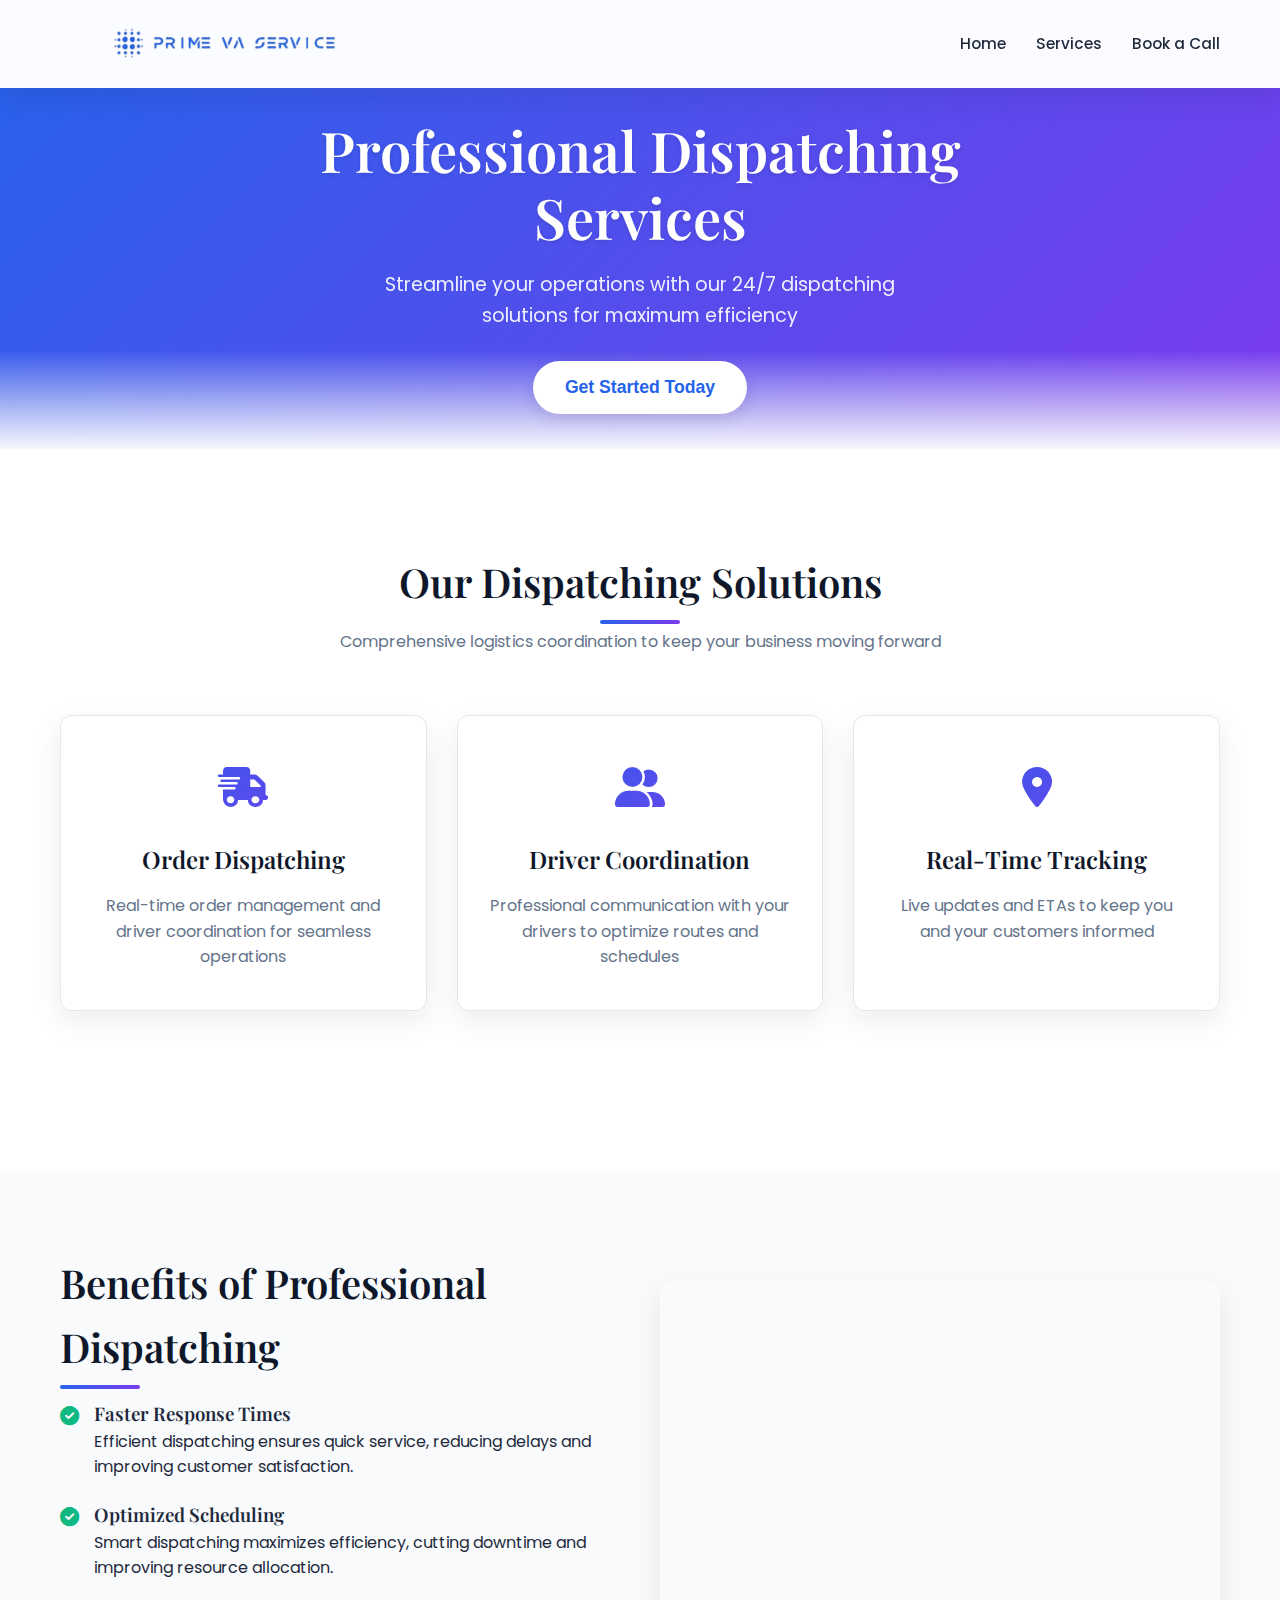
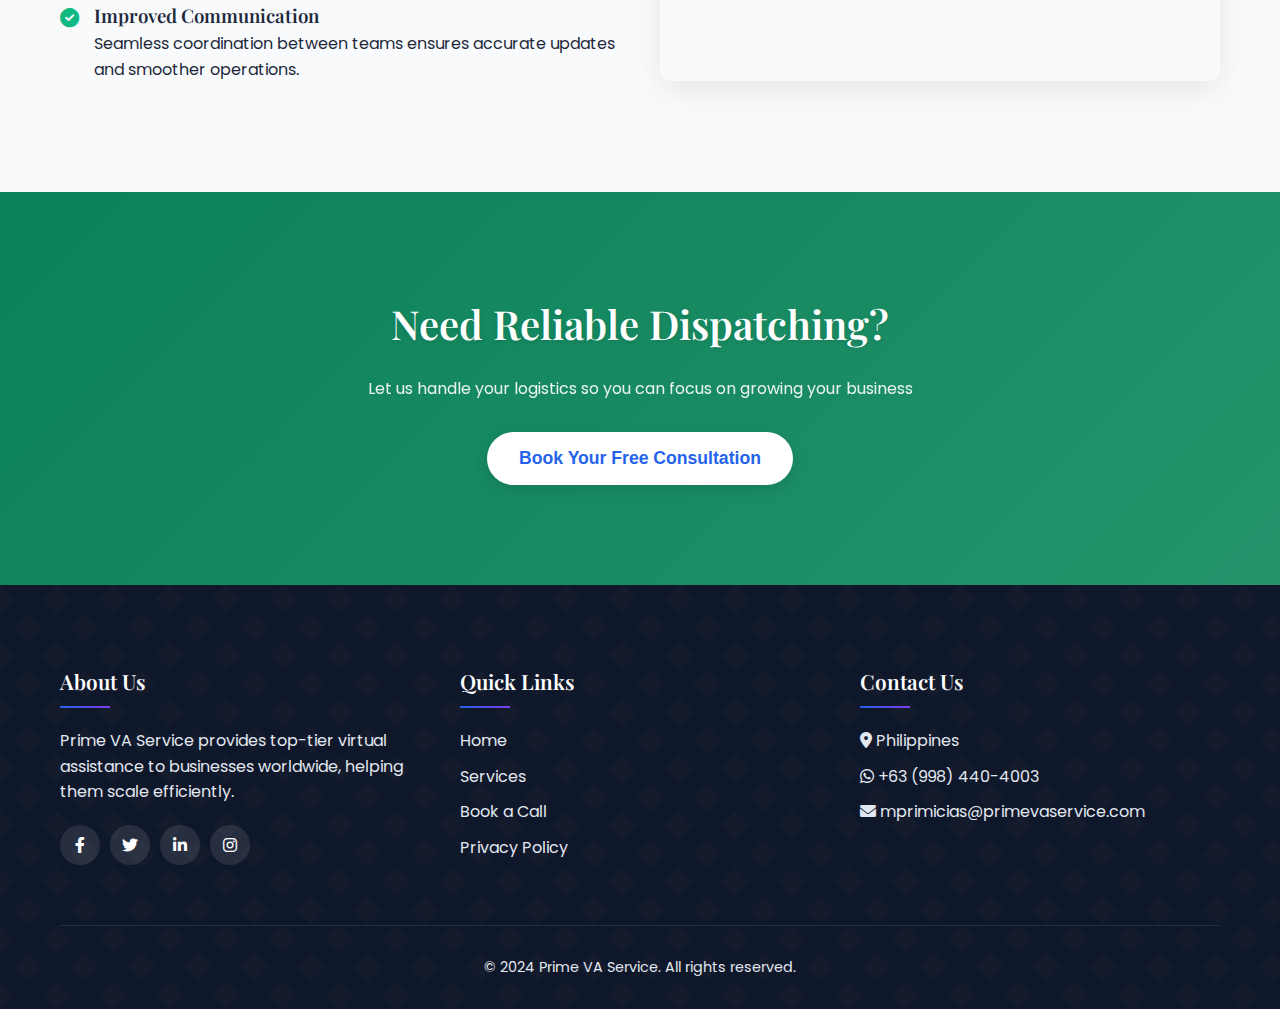
<file: dispatcher.html>
<!DOCTYPE html>
<html lang="en">
<head>
    <meta charset="UTF-8">
    <meta name="viewport" content="width=device-width, initial-scale=1.0">
    <title>Professional Dispatching Services | Prime VA Service</title>
    <link rel="stylesheet" href="https://cdnjs.cloudflare.com/ajax/libs/font-awesome/6.0.0-beta3/css/all.min.css">
    <link rel="stylesheet" href="https://cdnjs.cloudflare.com/ajax/libs/animate.css/4.1.1/animate.min.css"/>
    <link rel="preconnect" href="https://fonts.googleapis.com">
    <link rel="preconnect" href="https://fonts.gstatic.com" crossorigin>
    <link href="https://fonts.googleapis.com/css2?family=Poppins:wght@300;400;500;600;700&family=Playfair+Display:wght@400;500;600;700&display=swap" rel="stylesheet">
    <style>
        :root {
            --primary: #2563eb;
            --primary-dark: #1d4ed8;
            --primary-light: #3b82f6;
            --secondary: #7c3aed;
            --accent: #10b981;
            --light: #f8fafc;
            --dark: #1e293b;
            --darker: #0f172a;
            --gray: #64748b;
            --light-gray: #e2e8f0;
            --shadow: 0 10px 30px rgba(0, 0, 0, 0.08);
            --transition: all 0.3s cubic-bezier(0.25, 0.8, 0.25, 1);
            --gradient-primary: linear-gradient(135deg, var(--primary) 0%, var(--secondary) 100%);
            --gradient-accent: linear-gradient(135deg, var(--accent) 0%, #34d399 100%);
        }

        * {
            margin: 0;
            padding: 0;
            box-sizing: border-box;
        }

        body {
            font-family: 'Poppins', sans-serif;
            color: var(--dark);
            line-height: 1.6;
            overflow-x: hidden;
            background-color: var(--light);
        }

        h1, h2, h3, h4 {
            font-family: 'Playfair Display', serif;
            font-weight: 600;
        }

        .container {
            width: 100%;
            max-width: 1200px;
            margin: 0 auto;
            padding: 0 20px;
        }

        /* Header */
        header {
            position: fixed;
            top: 0;
            left: 0;
            width: 100%;
            padding: 20px 0;
            background-color: rgba(255, 255, 255, 0.98);
            box-shadow: var(--shadow);
            z-index: 1000;
            transition: var(--transition);
            backdrop-filter: blur(8px);
        }

        header.scrolled {
            padding: 12px 0;
            box-shadow: 0 4px 12px rgba(0, 0, 0, 0.05);
        }

        .header-container {
            display: flex;
            justify-content: space-between;
            align-items: center;
        }

        .logo {
            height: 48px;
            transition: var(--transition);
        }

        header.scrolled .logo {
            height: 40px;
        }

        nav ul {
            display: flex;
            list-style: none;
        }

        nav ul li {
            margin-left: 30px;
        }

        nav ul li a {
            text-decoration: none;
            color: var(--dark);
            font-weight: 500;
            position: relative;
            transition: var(--transition);
            font-size: 0.95rem;
        }

        nav ul li a:after {
            content: '';
            position: absolute;
            bottom: -5px;
            left: 0;
            width: 0;
            height: 2px;
            background: var(--gradient-primary);
            transition: var(--transition);
        }

        nav ul li a:hover {
            color: var(--primary);
        }

        nav ul li a:hover:after {
            width: 100%;
        }

        .mobile-menu-btn {
            display: none;
            background: none;
            border: none;
            font-size: 24px;
            color: var(--dark);
            cursor: pointer;
            transition: var(--transition);
        }

        .mobile-menu-btn:hover {
            color: var(--primary);
        }

        /* Hero Section */
        .service-hero {
            height: 50vh;
            min-height: 400px;
            display: flex;
            align-items: center;
            background: var(--gradient-primary), 
                        url('https://images.unsplash.com/photo-1601584115197-04ecc0da31d7?ixlib=rb-1.2.1&auto=format&fit=crop&w=1350&q=80') no-repeat center center/cover;
            color: white;
            text-align: center;
            padding-top: 80px;
            position: relative;
            overflow: hidden;
        }

        .service-hero:before {
            content: '';
            position: absolute;
            bottom: 0;
            left: 0;
            width: 100%;
            height: 100px;
            background: linear-gradient(to top, rgba(248, 250, 252, 1) 0%, rgba(248, 250, 252, 0) 100%);
            z-index: 1;
        }

        .hero-content {
            max-width: 800px;
            margin: 0 auto;
            position: relative;
            z-index: 2;
        }

        .service-hero h1 {
            font-size: 3.5rem;
            margin-bottom: 20px;
            line-height: 1.2;
            text-shadow: 0 2px 4px rgba(0, 0, 0, 0.1);
        }

        .service-hero p {
            font-size: 1.2rem;
            margin-bottom: 30px;
            opacity: 0.9;
            max-width: 600px;
            margin-left: auto;
            margin-right: auto;
        }

        .cta-button {
            display: inline-block;
            padding: 16px 32px;
            background-color: white;
            color: var(--primary);
            border-radius: 50px;
            text-decoration: none;
            font-weight: 600;
            font-size: 1.1rem;
            transition: var(--transition);
            border: none;
            cursor: pointer;
            box-shadow: 0 5px 15px rgba(0, 0, 0, 0.1);
            position: relative;
            overflow: hidden;
        }

        .cta-button:after {
            content: '';
            position: absolute;
            top: 0;
            left: 0;
            width: 100%;
            height: 100%;
            background: linear-gradient(to right, rgba(255, 255, 255, 0.3) 0%, rgba(255, 255, 255, 0) 100%);
            transform: translateX(-100%);
            transition: var(--transition);
        }

        .cta-button:hover {
            transform: translateY(-3px);
            box-shadow: 0 8px 25px rgba(0, 0, 0, 0.15);
        }

        .cta-button:hover:after {
            transform: translateX(100%);
        }

        /* Service Details Section */
        .service-details {
            padding: 100px 0;
            background-color: white;
        }

        .section-title {
            text-align: center;
            margin-bottom: 60px;
        }

        .section-title h2 {
            font-size: 2.5rem;
            color: var(--darker);
            position: relative;
            display: inline-block;
            margin-bottom: 15px;
        }

        .section-title h2:after {
            content: '';
            position: absolute;
            bottom: -10px;
            left: 50%;
            transform: translateX(-50%);
            width: 80px;
            height: 4px;
            background: var(--gradient-primary);
            border-radius: 2px;
        }

        .section-title p {
            color: var(--gray);
            max-width: 700px;
            margin: 0 auto;
        }

        .service-features {
            display: grid;
            grid-template-columns: repeat(auto-fit, minmax(350px, 1fr));
            gap: 30px;
            margin-bottom: 60px;
        }

        .feature-card {
            background-color: white;
            border-radius: 12px;
            padding: 40px 30px;
            transition: var(--transition);
            box-shadow: var(--shadow);
            border: 1px solid var(--light-gray);
            position: relative;
            overflow: hidden;
            text-align: center;
        }

        .feature-card:before {
            content: '';
            position: absolute;
            top: 0;
            left: 0;
            width: 4px;
            height: 0;
            background: var(--gradient-primary);
            transition: var(--transition);
        }

        .feature-card:hover {
            transform: translateY(-10px);
            box-shadow: 0 15px 35px rgba(0, 0, 0, 0.1);
        }

        .feature-card:hover:before {
            height: 100%;
        }

        .feature-icon {
            font-size: 2.5rem;
            margin-bottom: 20px;
            background: var(--gradient-primary);
            -webkit-background-clip: text;
            background-clip: text;
            color: transparent;
        }

        .feature-card h3 {
            font-size: 1.5rem;
            margin-bottom: 15px;
            color: var(--darker);
        }

        .feature-card p {
            color: var(--gray);
        }

        /* Service Benefits */
        .service-benefits {
            padding: 80px 0;
            background-color: var(--light);
        }

        .benefits-container {
            display: flex;
            flex-wrap: wrap;
            gap: 40px;
            align-items: center;
        }

        .benefits-content {
            flex: 1;
            min-width: 300px;
        }

        .benefits-content h2 {
            font-size: 2.5rem;
            margin-bottom: 20px;
            color: var(--darker);
            position: relative;
        }

        .benefits-content h2:after {
            content: '';
            position: absolute;
            bottom: -10px;
            left: 0;
            width: 80px;
            height: 4px;
            background: var(--gradient-primary);
            border-radius: 2px;
        }

        .benefits-list {
            margin-bottom: 30px;
        }

        .benefit-item {
            display: flex;
            align-items: flex-start;
            margin-bottom: 20px;
        }

        .benefit-icon {
            color: var(--accent);
            margin-right: 15px;
            font-size: 1.2rem;
            margin-top: 3px;
        }

        .benefits-image {
            flex: 1;
            min-width: 300px;
            height: 400px;
            border-radius: 12px;
            overflow: hidden;
            box-shadow: var(--shadow);
            background: url('https://images.unsplash.com/photo-1601584115197-04ecc0da31d7?ixlib=rb-1.2.1&auto=format&fit=crop&w=1350&q=80') no-repeat center center/cover;
        }

        /* CTA Section */
        .service-cta {
            padding: 100px 0;
            background: var(--gradient-accent), 
                        url('https://images.unsplash.com/photo-1601584115197-04ecc0da31d7?ixlib=rb-1.2.1&auto=format&fit=crop&w=1350&q=80') no-repeat center center/cover;
            color: white;
            text-align: center;
            position: relative;
        }

        .service-cta:before {
            content: '';
            position: absolute;
            top: 0;
            left: 0;
            width: 100%;
            height: 100%;
            background: rgba(0, 0, 0, 0.3);
        }

        .service-cta .container {
            position: relative;
            z-index: 2;
        }

        .service-cta h2 {
            font-size: 2.5rem;
            margin-bottom: 20px;
            text-shadow: 0 2px 4px rgba(0, 0, 0, 0.1);
        }

        .service-cta p {
            max-width: 700px;
            margin: 0 auto 30px;
            opacity: 0.9;
        }

        /* Footer */
        footer {
            background-color: var(--darker);
            color: white;
            padding: 80px 0 30px;
            position: relative;
        }

        footer:before {
            content: '';
            position: absolute;
            top: 0;
            left: 0;
            width: 100%;
            height: 100%;
            background: url('[data-uri]');
            opacity: 0.5;
        }

        .footer-content {
            display: grid;
            grid-template-columns: repeat(auto-fit, minmax(250px, 1fr));
            gap: 40px;
            margin-bottom: 50px;
            position: relative;
            z-index: 2;
        }

        .footer-section h3 {
            font-size: 1.3rem;
            margin-bottom: 20px;
            position: relative;
            padding-bottom: 10px;
            color: white;
        }

        .footer-section h3:after {
            content: '';
            position: absolute;
            bottom: 0;
            left: 0;
            width: 50px;
            height: 2px;
            background: var(--gradient-primary);
        }

        .footer-section p, .footer-section a {
            color: var(--light-gray);
            margin-bottom: 10px;
            display: block;
            text-decoration: none;
            transition: var(--transition);
        }

        .footer-section a:hover {
            color: white;
            padding-left: 5px;
        }

        .social-links {
            display: flex;
            margin-top: 20px;
        }

        .social-links a {
            display: flex;
            align-items: center;
            justify-content: center;
            width: 40px;
            height: 40px;
            border-radius: 50%;
            background-color: rgba(255, 255, 255, 0.1);
            margin-right: 10px;
            color: white;
            transition: var(--transition);
        }

        .social-links a:hover {
            background: var(--gradient-primary);
            transform: translateY(-3px);
            box-shadow: 0 5px 15px rgba(0, 0, 0, 0.2);
        }

        .footer-bottom {
            text-align: center;
            padding-top: 30px;
            border-top: 1px solid rgba(255, 255, 255, 0.1);
            color: var(--light-gray);
            font-size: 0.9rem;
            position: relative;
            z-index: 2;
        }

        /* Responsive Design */
        @media (max-width: 992px) {
            .service-hero h1 {
                font-size: 2.8rem;
            }
            
            .section-title h2 {
                font-size: 2.2rem;
            }
        }

        @media (max-width: 768px) {
            .mobile-menu-btn {
                display: block;
            }
            
            nav {
                position: fixed;
                top: 80px;
                left: -100%;
                width: 80%;
                height: calc(100vh - 80px);
                background-color: white;
                box-shadow: 0 10px 20px rgba(0, 0, 0, 0.1);
                transition: var(--transition);
                z-index: 999;
            }
            
            nav.active {
                left: 0;
            }
            
            nav ul {
                flex-direction: column;
                padding: 30px;
            }
            
            nav ul li {
                margin: 15px 0;
            }
            
            .service-hero h1 {
                font-size: 2.2rem;
            }
            
            .service-hero p {
                font-size: 1rem;
            }
            
            .benefits-container {
                flex-direction: column;
            }
            
            .benefits-image {
                min-height: 300px;
            }
        }

        @media (max-width: 576px) {
            .service-hero {
                min-height: 350px;
                height: 40vh;
            }
            
            .service-hero h1 {
                font-size: 2rem;
            }
            
            .section-title h2 {
                font-size: 1.8rem;
            }
            
            .service-features {
                grid-template-columns: 1fr;
            }
        }

        /* Animations */
        .animate-delay-1 {
            animation-delay: 0.2s;
        }
        
        .animate-delay-2 {
            animation-delay: 0.4s;
        }
        
        .animate-delay-3 {
            animation-delay: 0.6s;
        }
    </style>
    <script>
  // Redirect clean URLs (without .html) to the actual .html files
  const currentPath = window.location.pathname;
  
  // If URL ends with '/something' (missing .html) but isn't a folder
  if (!currentPath.includes('.html') && !currentPath.endsWith('/')) {
    // Check if this is a known page
    const validPages = ['services', 'book-a-call', 'privacy']; // Add all your page names
    const pageName = currentPath.split('/').pop();
    
    if (validPages.includes(pageName)) {
      window.location.href = currentPath + '.html';
    }
  }
</script>
</head>
<body>
    <!-- Header -->
    <header id="header">
        <div class="container header-container">
            <img src="ffff.png" alt="Prime VA Service Logo" class="logo">
            <button class="mobile-menu-btn" id="mobileMenuBtn">
                <i class="fas fa-bars"></i>
            </button>
            <nav id="nav">
                <ul>
                    <li><a href="index.html">Home</a></li>
                    <li><a href="services.html">Services</a></li>
                    <li><a href="book-a-call.html">Book a Call</a></li>
                </ul>
            </nav>
        </div>
    </header>

    <!-- Hero Section -->
    <section class="service-hero">
        <div class="container">
            <div class="hero-content animate__animated animate__fadeInUp">
                <h1>Professional Dispatching Services</h1>
                <p>Streamline your operations with our 24/7 dispatching solutions for maximum efficiency</p>
                <button class="cta-button animate__animated animate__fadeInUp animate__delay-1s" onclick="location.href='book-a-call.html'">Get Started Today</button>
            </div>
        </div>
    </section>

    <!-- Service Details -->
    <section class="service-details">
        <div class="container">
            <div class="section-title animate__animated animate__fadeIn">
                <h2>Our Dispatching Solutions</h2>
                <p>Comprehensive logistics coordination to keep your business moving forward</p>
            </div>
            
            <div class="service-features">
                <div class="feature-card animate__animated animate__fadeInUp">
                    <div class="feature-icon">
                        <i class="fas fa-shipping-fast"></i>
                    </div>
                    <h3>Order Dispatching</h3>
                    <p>Real-time order management and driver coordination for seamless operations</p>
                </div>
                
                <div class="feature-card animate__animated animate__fadeInUp animate-delay-1">
                    <div class="feature-icon">
                        <i class="fas fa-user-friends"></i>
                    </div>
                    <h3>Driver Coordination</h3>
                    <p>Professional communication with your drivers to optimize routes and schedules</p>
                </div>
                
                <div class="feature-card animate__animated animate__fadeInUp animate-delay-2">
                    <div class="feature-icon">
                        <i class="fas fa-map-marker-alt"></i>
                    </div>
                    <h3>Real-Time Tracking</h3>
                    <p>Live updates and ETAs to keep you and your customers informed</p>
                </div>
            </div>
        </div>
    </section>

    <!-- Benefits Section -->
    <section class="service-benefits">
        <div class="container">
            <div class="benefits-container">
                <div class="benefits-content animate__animated animate__fadeInLeft">
                    <h2>Benefits of Professional Dispatching</h2>
                    <div class="benefits-list">
                        <div class="benefit-item">
                            <div class="benefit-icon"><i class="fas fa-check-circle"></i></div>
                            <div>
                                <h3>Faster Response Times</h3>
                                <p> Efficient dispatching ensures quick service, reducing delays and improving customer satisfaction.</p>
                            </div>
                        </div>
                        <div class="benefit-item">
                            <div class="benefit-icon"><i class="fas fa-check-circle"></i></div>
                            <div>
                                <h3>Optimized Scheduling</h3>
                                <p>Smart dispatching maximizes efficiency, cutting downtime and improving resource allocation.</p>
                            </div>
                        </div>
                        <div class="benefit-item">
                            <div class="benefit-icon"><i class="fas fa-check-circle"></i></div>
                            <div>
                                <h3>Improved Communication</h3>
                                <p>Seamless coordination between teams ensures accurate updates and smoother operations.</p>
                            </div>
                        </div>
                    </div>
                </div>
                
                <div class="benefits-image animate__animated animate__fadeInRight">
                    <!-- Background image set in CSS -->
                </div>
            </div>
        </div>
    </section>

    <!-- CTA Section -->
    <section class="service-cta">
        <div class="container">
            <h2 class="animate__animated animate__fadeIn">Need Reliable Dispatching?</h2>
            <p class="animate__animated animate__fadeIn animate__delay-1s">Let us handle your logistics so you can focus on growing your business</p>
            <button class="cta-button animate__animated animate__fadeIn animate__delay-2s" onclick="location.href='book-a-call.html'">Book Your Free Consultation</button>
        </div>
    </section>

    <!-- Footer -->
    <footer>
        <div class="container">
            <div class="footer-content">
                <div class="footer-section">
                    <h3>About Us</h3>
                    <p>Prime VA Service provides top-tier virtual assistance to businesses worldwide, helping them scale efficiently.</p>
                    <div class="social-links">
                        <a href="#"><i class="fab fa-facebook-f"></i></a>
                        <a href="#"><i class="fab fa-twitter"></i></a>
                        <a href="#"><i class="fab fa-linkedin-in"></i></a>
                        <a href="#"><i class="fab fa-instagram"></i></a>
                    </div>
                </div>
                <div class="footer-section">
                    <h3>Quick Links</h3>
                    <a href="index.html">Home</a>
                    <a href="services.html">Services</a>
                    <a href="book-a-call.html">Book a Call</a>
                    <a href="privacy.html">Privacy Policy</a>
                </div>
                <div class="footer-section">
                    <h3>Contact Us</h3>
                    <p><i class="fas fa-map-marker-alt"></i> Philippines</p>
                    <p><i class="fab fa-whatsapp"></i> +63 (998) 440-4003</p>
                    <p><i class="fas fa-envelope"></i> mprimicias@primevaservice.com</p>
                </div>
            </div>
            <div class="footer-bottom">
                <p>&copy; 2024 Prime VA Service. All rights reserved.</p>
            </div>
        </div>
    </footer>

    <script>
        // Mobile Menu Toggle
        const mobileMenuBtn = document.getElementById('mobileMenuBtn');
        const nav = document.getElementById('nav');

        mobileMenuBtn.addEventListener('click', () => {
            nav.classList.toggle('active');
        });

        // Header Scroll Effect
        const header = document.getElementById('header');
        window.addEventListener('scroll', () => {
            if (window.scrollY > 100) {
                header.classList.add('scrolled');
            } else {
                header.classList.remove('scrolled');
            }
        });
    </script>
    <script>
  // Remove .html from URL in browser address bar
  if (window.location.pathname.includes('.html')) {
    const cleanUrl = window.location.pathname
      .replace('.html', '')
      .replace('index', '');
    history.replaceState({}, '', cleanUrl);
  }

  // Update ALL links on the page to remove .html
  document.querySelectorAll('a[href$=".html"]').forEach(link => {
    link.setAttribute('href', link.getAttribute('href').replace('.html', ''));
  });
</script>
</body>
</html>
</file>
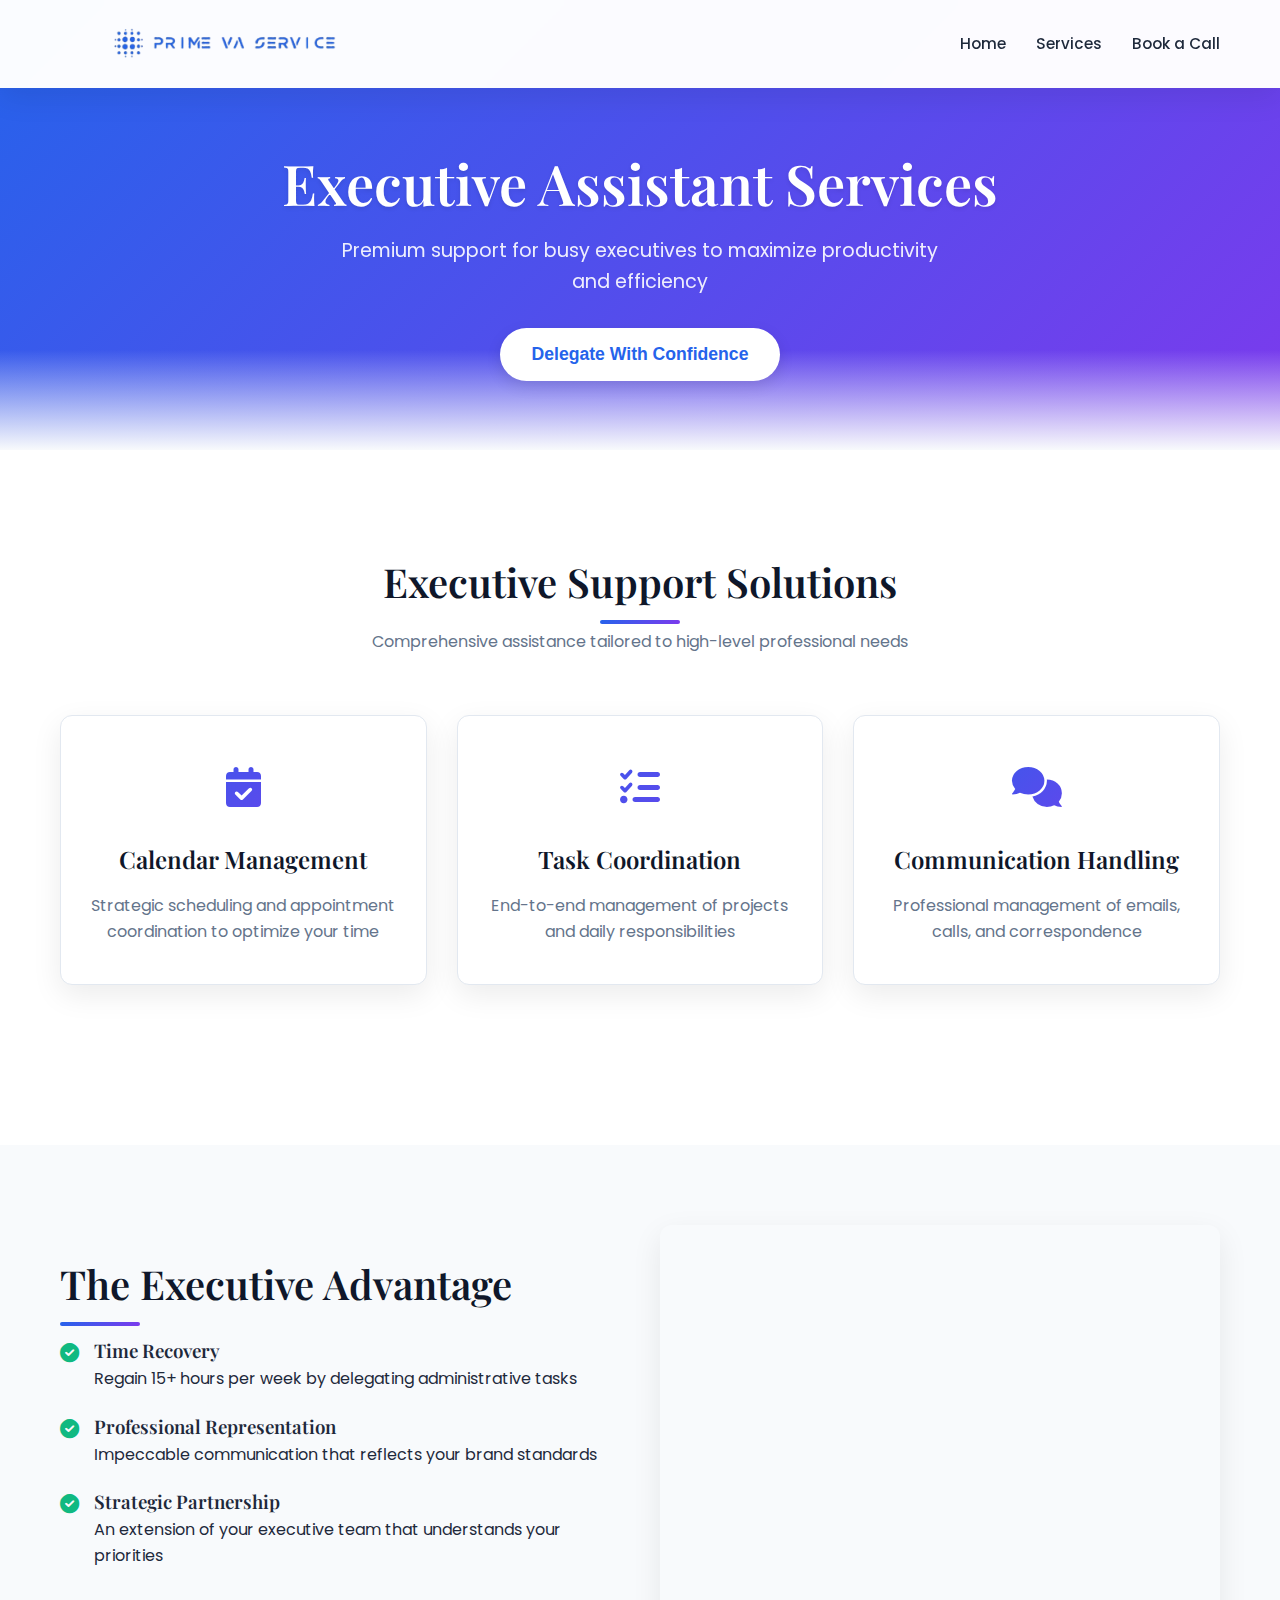
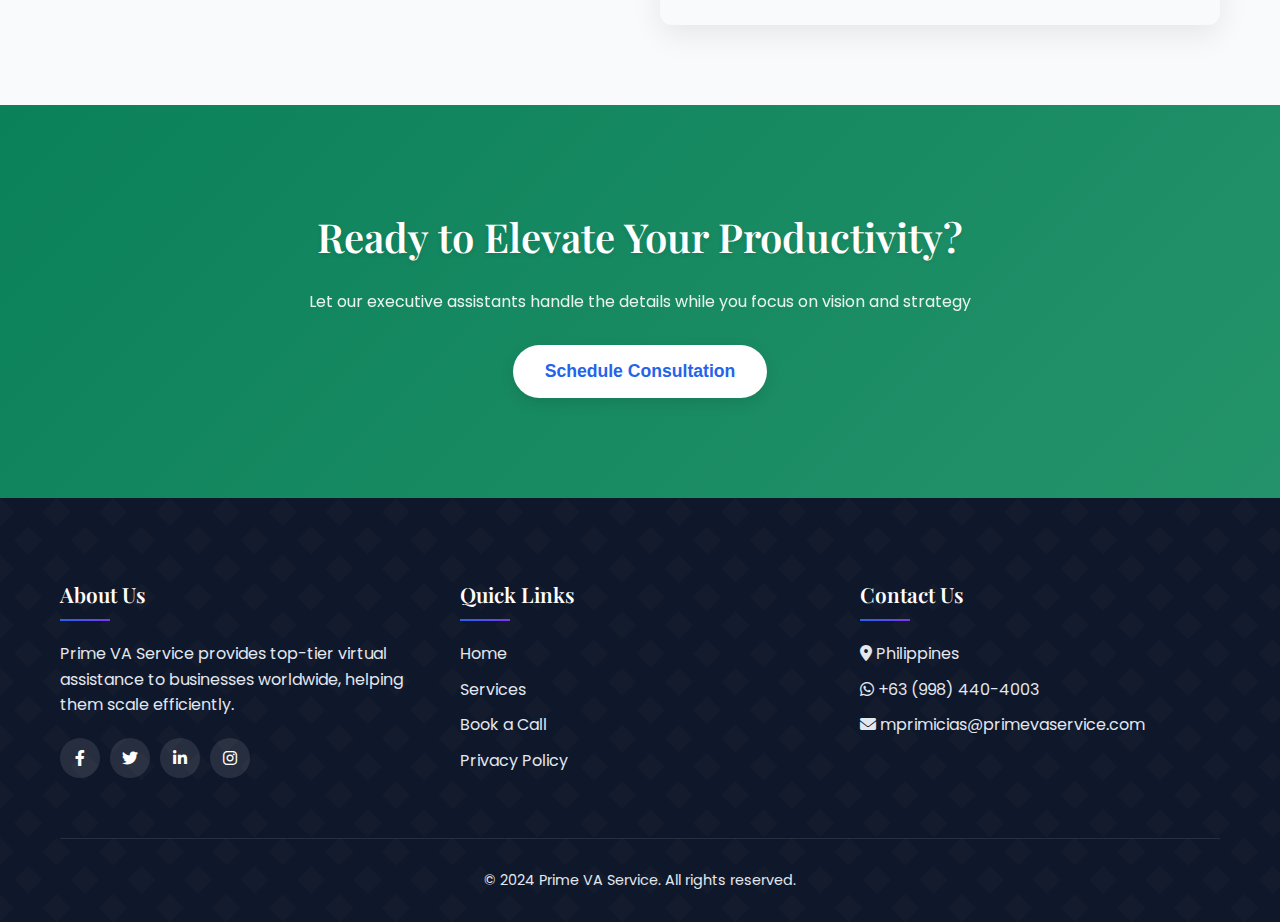
<file: executive-assistant.html>
<!DOCTYPE html>
<html lang="en">
<head>
    <meta charset="UTF-8">
    <meta name="viewport" content="width=device-width, initial-scale=1.0">
    <title>Executive Assistant Services | Prime VA Service</title>
    <link rel="stylesheet" href="https://cdnjs.cloudflare.com/ajax/libs/font-awesome/6.0.0-beta3/css/all.min.css">
    <link rel="stylesheet" href="https://cdnjs.cloudflare.com/ajax/libs/animate.css/4.1.1/animate.min.css"/>
    <link rel="preconnect" href="https://fonts.googleapis.com">
    <link rel="preconnect" href="https://fonts.gstatic.com" crossorigin>
    <link href="https://fonts.googleapis.com/css2?family=Poppins:wght@300;400;500;600;700&family=Playfair+Display:wght@400;500;600;700&display=swap" rel="stylesheet">
    <style>
        :root {
            --primary: #2563eb;
            --primary-dark: #1d4ed8;
            --primary-light: #3b82f6;
            --secondary: #7c3aed;
            --accent: #10b981;
            --light: #f8fafc;
            --dark: #1e293b;
            --darker: #0f172a;
            --gray: #64748b;
            --light-gray: #e2e8f0;
            --shadow: 0 10px 30px rgba(0, 0, 0, 0.08);
            --transition: all 0.3s cubic-bezier(0.25, 0.8, 0.25, 1);
            --gradient-primary: linear-gradient(135deg, var(--primary) 0%, var(--secondary) 100%);
            --gradient-accent: linear-gradient(135deg, var(--accent) 0%, #34d399 100%);
        }

        * {
            margin: 0;
            padding: 0;
            box-sizing: border-box;
        }

        body {
            font-family: 'Poppins', sans-serif;
            color: var(--dark);
            line-height: 1.6;
            overflow-x: hidden;
            background-color: var(--light);
        }

        h1, h2, h3, h4 {
            font-family: 'Playfair Display', serif;
            font-weight: 600;
        }

        .container {
            width: 100%;
            max-width: 1200px;
            margin: 0 auto;
            padding: 0 20px;
        }

        /* Header */
        header {
            position: fixed;
            top: 0;
            left: 0;
            width: 100%;
            padding: 20px 0;
            background-color: rgba(255, 255, 255, 0.98);
            box-shadow: var(--shadow);
            z-index: 1000;
            transition: var(--transition);
            backdrop-filter: blur(8px);
        }

        header.scrolled {
            padding: 12px 0;
            box-shadow: 0 4px 12px rgba(0, 0, 0, 0.05);
        }

        .header-container {
            display: flex;
            justify-content: space-between;
            align-items: center;
        }

        .logo {
            height: 48px;
            transition: var(--transition);
        }

        header.scrolled .logo {
            height: 40px;
        }

        nav ul {
            display: flex;
            list-style: none;
        }

        nav ul li {
            margin-left: 30px;
        }

        nav ul li a {
            text-decoration: none;
            color: var(--dark);
            font-weight: 500;
            position: relative;
            transition: var(--transition);
            font-size: 0.95rem;
        }

        nav ul li a:after {
            content: '';
            position: absolute;
            bottom: -5px;
            left: 0;
            width: 0;
            height: 2px;
            background: var(--gradient-primary);
            transition: var(--transition);
        }

        nav ul li a:hover {
            color: var(--primary);
        }

        nav ul li a:hover:after {
            width: 100%;
        }

        .mobile-menu-btn {
            display: none;
            background: none;
            border: none;
            font-size: 24px;
            color: var(--dark);
            cursor: pointer;
            transition: var(--transition);
        }

        .mobile-menu-btn:hover {
            color: var(--primary);
        }

        /* Hero Section */
        .service-hero {
            height: 50vh;
            min-height: 400px;
            display: flex;
            align-items: center;
            background: var(--gradient-primary), 
                        url('https://images.unsplash.com/photo-1579621970563-ebec7560ff3e?ixlib=rb-1.2.1&auto=format&fit=crop&w=1350&q=80') no-repeat center center/cover;
            color: white;
            text-align: center;
            padding-top: 80px;
            position: relative;
            overflow: hidden;
        }

        .service-hero:before {
            content: '';
            position: absolute;
            bottom: 0;
            left: 0;
            width: 100%;
            height: 100px;
            background: linear-gradient(to top, rgba(248, 250, 252, 1) 0%, rgba(248, 250, 252, 0) 100%);
            z-index: 1;
        }

        .hero-content {
            max-width: 800px;
            margin: 0 auto;
            position: relative;
            z-index: 2;
        }

        .service-hero h1 {
            font-size: 3.5rem;
            margin-bottom: 20px;
            line-height: 1.2;
            text-shadow: 0 2px 4px rgba(0, 0, 0, 0.1);
        }

        .service-hero p {
            font-size: 1.2rem;
            margin-bottom: 30px;
            opacity: 0.9;
            max-width: 600px;
            margin-left: auto;
            margin-right: auto;
        }

        .cta-button {
            display: inline-block;
            padding: 16px 32px;
            background-color: white;
            color: var(--primary);
            border-radius: 50px;
            text-decoration: none;
            font-weight: 600;
            font-size: 1.1rem;
            transition: var(--transition);
            border: none;
            cursor: pointer;
            box-shadow: 0 5px 15px rgba(0, 0, 0, 0.1);
            position: relative;
            overflow: hidden;
        }

        .cta-button:after {
            content: '';
            position: absolute;
            top: 0;
            left: 0;
            width: 100%;
            height: 100%;
            background: linear-gradient(to right, rgba(255, 255, 255, 0.3) 0%, rgba(255, 255, 255, 0) 100%);
            transform: translateX(-100%);
            transition: var(--transition);
        }

        .cta-button:hover {
            transform: translateY(-3px);
            box-shadow: 0 8px 25px rgba(0, 0, 0, 0.15);
        }

        .cta-button:hover:after {
            transform: translateX(100%);
        }

        /* Service Details Section */
        .service-details {
            padding: 100px 0;
            background-color: white;
        }

        .section-title {
            text-align: center;
            margin-bottom: 60px;
        }

        .section-title h2 {
            font-size: 2.5rem;
            color: var(--darker);
            position: relative;
            display: inline-block;
            margin-bottom: 15px;
        }

        .section-title h2:after {
            content: '';
            position: absolute;
            bottom: -10px;
            left: 50%;
            transform: translateX(-50%);
            width: 80px;
            height: 4px;
            background: var(--gradient-primary);
            border-radius: 2px;
        }

        .section-title p {
            color: var(--gray);
            max-width: 700px;
            margin: 0 auto;
        }

        .service-features {
            display: grid;
            grid-template-columns: repeat(auto-fit, minmax(350px, 1fr));
            gap: 30px;
            margin-bottom: 60px;
        }

        .feature-card {
            background-color: white;
            border-radius: 12px;
            padding: 40px 30px;
            transition: var(--transition);
            box-shadow: var(--shadow);
            border: 1px solid var(--light-gray);
            position: relative;
            overflow: hidden;
            text-align: center;
        }

        .feature-card:before {
            content: '';
            position: absolute;
            top: 0;
            left: 0;
            width: 4px;
            height: 0;
            background: var(--gradient-primary);
            transition: var(--transition);
        }

        .feature-card:hover {
            transform: translateY(-10px);
            box-shadow: 0 15px 35px rgba(0, 0, 0, 0.1);
        }

        .feature-card:hover:before {
            height: 100%;
        }

        .feature-icon {
            font-size: 2.5rem;
            margin-bottom: 20px;
            background: var(--gradient-primary);
            -webkit-background-clip: text;
            background-clip: text;
            color: transparent;
        }

        .feature-card h3 {
            font-size: 1.5rem;
            margin-bottom: 15px;
            color: var(--darker);
        }

        .feature-card p {
            color: var(--gray);
        }

        /* Service Benefits */
        .service-benefits {
            padding: 80px 0;
            background-color: var(--light);
        }

        .benefits-container {
            display: flex;
            flex-wrap: wrap;
            gap: 40px;
            align-items: center;
        }

        .benefits-content {
            flex: 1;
            min-width: 300px;
        }

        .benefits-content h2 {
            font-size: 2.5rem;
            margin-bottom: 20px;
            color: var(--darker);
            position: relative;
        }

        .benefits-content h2:after {
            content: '';
            position: absolute;
            bottom: -10px;
            left: 0;
            width: 80px;
            height: 4px;
            background: var(--gradient-primary);
            border-radius: 2px;
        }

        .benefits-list {
            margin-bottom: 30px;
        }

        .benefit-item {
            display: flex;
            align-items: flex-start;
            margin-bottom: 20px;
        }

        .benefit-icon {
            color: var(--accent);
            margin-right: 15px;
            font-size: 1.2rem;
            margin-top: 3px;
        }

        .benefits-image {
            flex: 1;
            min-width: 300px;
            height: 400px;
            border-radius: 12px;
            overflow: hidden;
            box-shadow: var(--shadow);
            background: url('https://images.unsplash.com/photo-1521791055366-0d553872125f?ixlib=rb-1.2.1&auto=format&fit=crop&w=1350&q=80') no-repeat center center/cover;
        }

        /* CTA Section */
        .service-cta {
            padding: 100px 0;
            background: var(--gradient-accent), 
                        url('https://images.unsplash.com/photo-1454165804606-c3d57bc86b40?ixlib=rb-1.2.1&auto=format&fit=crop&w=1350&q=80') no-repeat center center/cover;
            color: white;
            text-align: center;
            position: relative;
        }

        .service-cta:before {
            content: '';
            position: absolute;
            top: 0;
            left: 0;
            width: 100%;
            height: 100%;
            background: rgba(0, 0, 0, 0.3);
        }

        .service-cta .container {
            position: relative;
            z-index: 2;
        }

        .service-cta h2 {
            font-size: 2.5rem;
            margin-bottom: 20px;
            text-shadow: 0 2px 4px rgba(0, 0, 0, 0.1);
        }

        .service-cta p {
            max-width: 700px;
            margin: 0 auto 30px;
            opacity: 0.9;
        }

        /* Footer */
        footer {
            background-color: var(--darker);
            color: white;
            padding: 80px 0 30px;
            position: relative;
        }

        footer:before {
            content: '';
            position: absolute;
            top: 0;
            left: 0;
            width: 100%;
            height: 100%;
            background: url('[data-uri]');
            opacity: 0.5;
        }

        .footer-content {
            display: grid;
            grid-template-columns: repeat(auto-fit, minmax(250px, 1fr));
            gap: 40px;
            margin-bottom: 50px;
            position: relative;
            z-index: 2;
        }

        .footer-section h3 {
            font-size: 1.3rem;
            margin-bottom: 20px;
            position: relative;
            padding-bottom: 10px;
            color: white;
        }

        .footer-section h3:after {
            content: '';
            position: absolute;
            bottom: 0;
            left: 0;
            width: 50px;
            height: 2px;
            background: var(--gradient-primary);
        }

        .footer-section p, .footer-section a {
            color: var(--light-gray);
            margin-bottom: 10px;
            display: block;
            text-decoration: none;
            transition: var(--transition);
        }

        .footer-section a:hover {
            color: white;
            padding-left: 5px;
        }

        .social-links {
            display: flex;
            margin-top: 20px;
        }

        .social-links a {
            display: flex;
            align-items: center;
            justify-content: center;
            width: 40px;
            height: 40px;
            border-radius: 50%;
            background-color: rgba(255, 255, 255, 0.1);
            margin-right: 10px;
            color: white;
            transition: var(--transition);
        }

        .social-links a:hover {
            background: var(--gradient-primary);
            transform: translateY(-3px);
            box-shadow: 0 5px 15px rgba(0, 0, 0, 0.2);
        }

        .footer-bottom {
            text-align: center;
            padding-top: 30px;
            border-top: 1px solid rgba(255, 255, 255, 0.1);
            color: var(--light-gray);
            font-size: 0.9rem;
            position: relative;
            z-index: 2;
        }

        /* Responsive Design */
        @media (max-width: 992px) {
            .service-hero h1 {
                font-size: 2.8rem;
            }
            
            .section-title h2 {
                font-size: 2.2rem;
            }
        }

        @media (max-width: 768px) {
            .mobile-menu-btn {
                display: block;
            }
            
            nav {
                position: fixed;
                top: 80px;
                left: -100%;
                width: 80%;
                height: calc(100vh - 80px);
                background-color: white;
                box-shadow: 0 10px 20px rgba(0, 0, 0, 0.1);
                transition: var(--transition);
                z-index: 999;
            }
            
            nav.active {
                left: 0;
            }
            
            nav ul {
                flex-direction: column;
                padding: 30px;
            }
            
            nav ul li {
                margin: 15px 0;
            }
            
            .service-hero h1 {
                font-size: 2.2rem;
            }
            
            .service-hero p {
                font-size: 1rem;
            }
            
            .benefits-container {
                flex-direction: column;
            }
            
            .benefits-image {
                min-height: 300px;
            }
        }

        @media (max-width: 576px) {
            .service-hero {
                min-height: 350px;
                height: 40vh;
            }
            
            .service-hero h1 {
                font-size: 2rem;
            }
            
            .section-title h2 {
                font-size: 1.8rem;
            }
            
            .service-features {
                grid-template-columns: 1fr;
            }
        }

        /* Animations */
        .animate-delay-1 {
            animation-delay: 0.2s;
        }
        
        .animate-delay-2 {
            animation-delay: 0.4s;
        }
        
        .animate-delay-3 {
            animation-delay: 0.6s;
        }
    </style>
    <script>
  // Redirect clean URLs (without .html) to the actual .html files
  const currentPath = window.location.pathname;
  
  // If URL ends with '/something' (missing .html) but isn't a folder
  if (!currentPath.includes('.html') && !currentPath.endsWith('/')) {
    // Check if this is a known page
    const validPages = ['services', 'book-a-call', 'privacy']; // Add all your page names
    const pageName = currentPath.split('/').pop();
    
    if (validPages.includes(pageName)) {
      window.location.href = currentPath + '.html';
    }
  }
</script>
</head>
<body>
    <!-- Header -->
    <header id="header">
        <div class="container header-container">
            <img src="ffff.png" alt="Prime VA Service Logo" class="logo">
            <button class="mobile-menu-btn" id="mobileMenuBtn">
                <i class="fas fa-bars"></i>
            </button>
            <nav id="nav">
                <ul>
                    <li><a href="index.html">Home</a></li>
                    <li><a href="services.html">Services</a></li>
                    <li><a href="book-a-call.html">Book a Call</a></li>
                </ul>
            </nav>
        </div>
    </header>

    <!-- Hero Section -->
    <section class="service-hero">
        <div class="container">
            <div class="hero-content animate__animated animate__fadeInUp">
                <h1>Executive Assistant Services</h1>
                <p>Premium support for busy executives to maximize productivity and efficiency</p>
                <button class="cta-button animate__animated animate__fadeInUp animate__delay-1s" onclick="location.href='book-a-call.html'">Delegate With Confidence</button>
            </div>
        </div>
    </section>

    <!-- Service Details -->
    <section class="service-details">
        <div class="container">
            <div class="section-title animate__animated animate__fadeIn">
                <h2>Executive Support Solutions</h2>
                <p>Comprehensive assistance tailored to high-level professional needs</p>
            </div>
            
            <div class="service-features">
                <div class="feature-card animate__animated animate__fadeInUp">
                    <div class="feature-icon">
                        <i class="fas fa-calendar-check"></i>
                    </div>
                    <h3>Calendar Management</h3>
                    <p>Strategic scheduling and appointment coordination to optimize your time</p>
                </div>
                
                <div class="feature-card animate__animated animate__fadeInUp animate-delay-1">
                    <div class="feature-icon">
                        <i class="fas fa-tasks"></i>
                    </div>
                    <h3>Task Coordination</h3>
                    <p>End-to-end management of projects and daily responsibilities</p>
                </div>
                
                <div class="feature-card animate__animated animate__fadeInUp animate-delay-2">
                    <div class="feature-icon">
                        <i class="fas fa-comments"></i>
                    </div>
                    <h3>Communication Handling</h3>
                    <p>Professional management of emails, calls, and correspondence</p>
                </div>
            </div>
        </div>
    </section>

    <!-- Benefits Section -->
    <section class="service-benefits">
        <div class="container">
            <div class="benefits-container">
                <div class="benefits-content animate__animated animate__fadeInLeft">
                    <h2>The Executive Advantage</h2>
                    <div class="benefits-list">
                        <div class="benefit-item">
                            <div class="benefit-icon"><i class="fas fa-check-circle"></i></div>
                            <div>
                                <h3>Time Recovery</h3>
                                <p>Regain 15+ hours per week by delegating administrative tasks</p>
                            </div>
                        </div>
                        <div class="benefit-item">
                            <div class="benefit-icon"><i class="fas fa-check-circle"></i></div>
                            <div>
                                <h3>Professional Representation</h3>
                                <p>Impeccable communication that reflects your brand standards</p>
                            </div>
                        </div>
                        <div class="benefit-item">
                            <div class="benefit-icon"><i class="fas fa-check-circle"></i></div>
                            <div>
                                <h3>Strategic Partnership</h3>
                                <p>An extension of your executive team that understands your priorities</p>
                            </div>
                        </div>
                    </div>
                </div>
                
                <div class="benefits-image animate__animated animate__fadeInRight">
                    <!-- Background image set in CSS -->
                </div>
            </div>
        </div>
    </section>

    <!-- CTA Section -->
    <section class="service-cta">
        <div class="container">
            <h2 class="animate__animated animate__fadeIn">Ready to Elevate Your Productivity?</h2>
            <p class="animate__animated animate__fadeIn animate__delay-1s">Let our executive assistants handle the details while you focus on vision and strategy</p>
            <button class="cta-button animate__animated animate__fadeIn animate__delay-2s" onclick="location.href='book-a-call.html'">Schedule Consultation</button>
        </div>
    </section>

    <!-- Footer -->
    <footer>
        <div class="container">
            <div class="footer-content">
                <div class="footer-section">
                    <h3>About Us</h3>
                    <p>Prime VA Service provides top-tier virtual assistance to businesses worldwide, helping them scale efficiently.</p>
                    <div class="social-links">
                        <a href="#"><i class="fab fa-facebook-f"></i></a>
                        <a href="#"><i class="fab fa-twitter"></i></a>
                        <a href="#"><i class="fab fa-linkedin-in"></i></a>
                        <a href="#"><i class="fab fa-instagram"></i></a>
                    </div>
                </div>
                <div class="footer-section">
                    <h3>Quick Links</h3>
                    <a href="index.html">Home</a>
                    <a href="services.html">Services</a>
                    <a href="book-a-call.html">Book a Call</a>
                    <a href="privacy.html">Privacy Policy</a>
                </div>
                <div class="footer-section">
                    <h3>Contact Us</h3>
                    <p><i class="fas fa-map-marker-alt"></i> Philippines</p>
                    <p><i class="fab fa-whatsapp"></i> +63 (998) 440-4003</p>
                    <p><i class="fas fa-envelope"></i> mprimicias@primevaservice.com</p>
                </div>
            </div>
            <div class="footer-bottom">
                <p>&copy; 2024 Prime VA Service. All rights reserved.</p>
            </div>
        </div>
    </footer>

    <script>
        // Mobile Menu Toggle
        const mobileMenuBtn = document.getElementById('mobileMenuBtn');
        const nav = document.getElementById('nav');

        mobileMenuBtn.addEventListener('click', () => {
            nav.classList.toggle('active');
        });

        // Header Scroll Effect
        const header = document.getElementById('header');
        window.addEventListener('scroll', () => {
            if (window.scrollY > 100) {
                header.classList.add('scrolled');
            } else {
                header.classList.remove('scrolled');
            }
        });
    </script>
    <script>
  // Remove .html from URL in browser address bar
  if (window.location.pathname.includes('.html')) {
    const cleanUrl = window.location.pathname
      .replace('.html', '')
      .replace('index', '');
    history.replaceState({}, '', cleanUrl);
  }

  // Update ALL links on the page to remove .html
  document.querySelectorAll('a[href$=".html"]').forEach(link => {
    link.setAttribute('href', link.getAttribute('href').replace('.html', ''));
  });
</script>
</body>
</html>
</file>
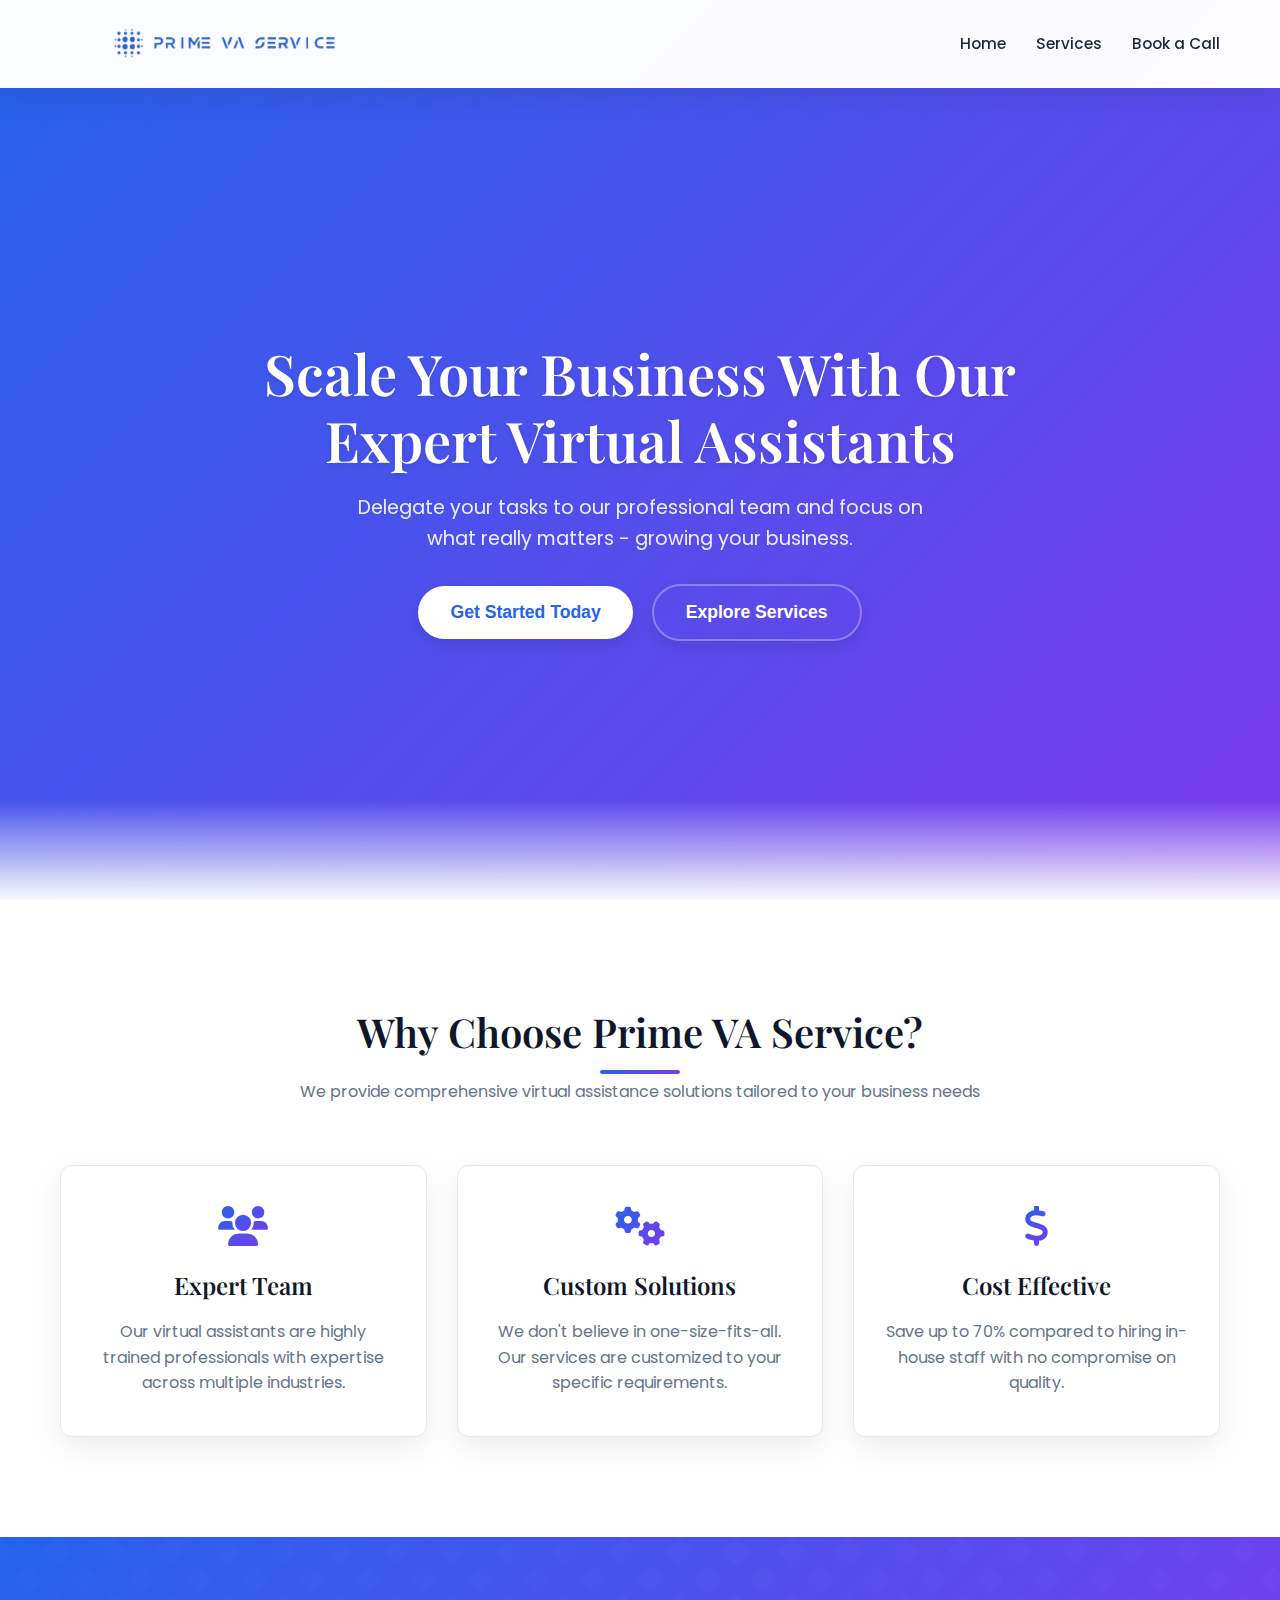
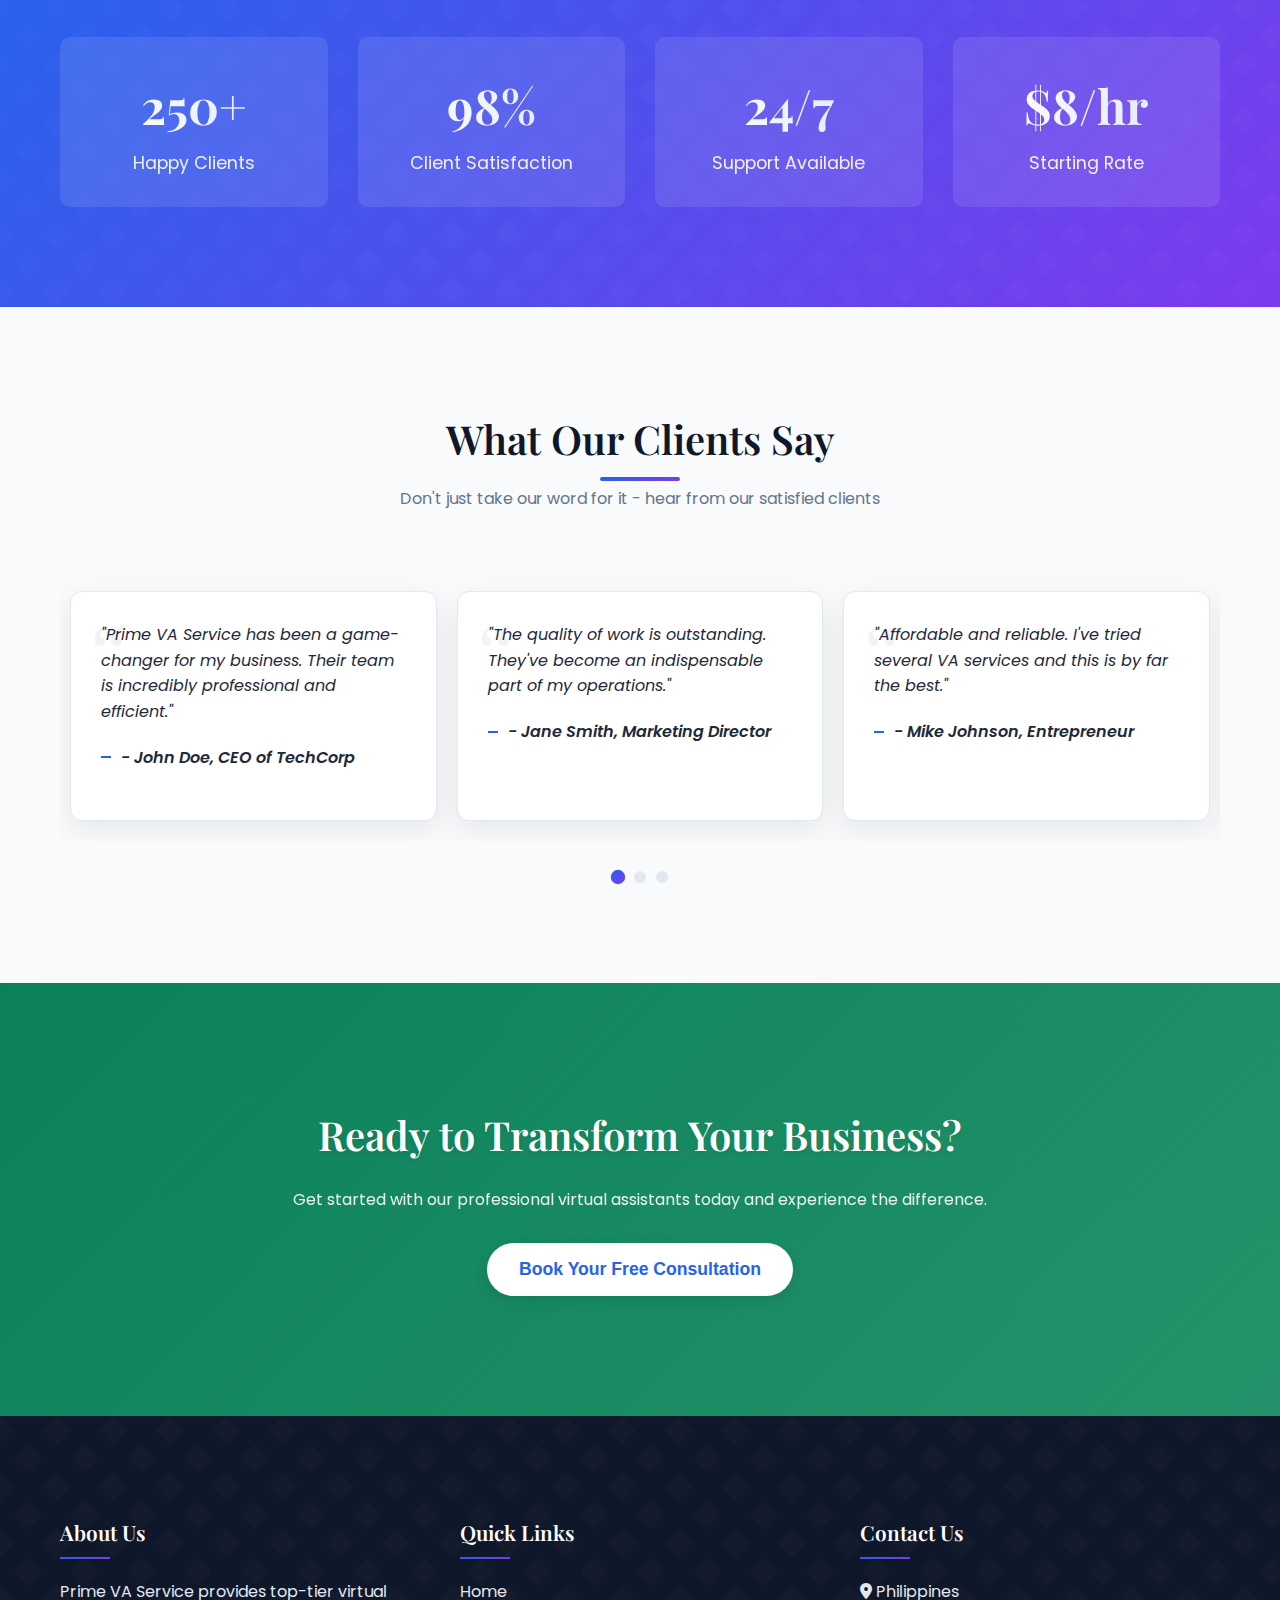
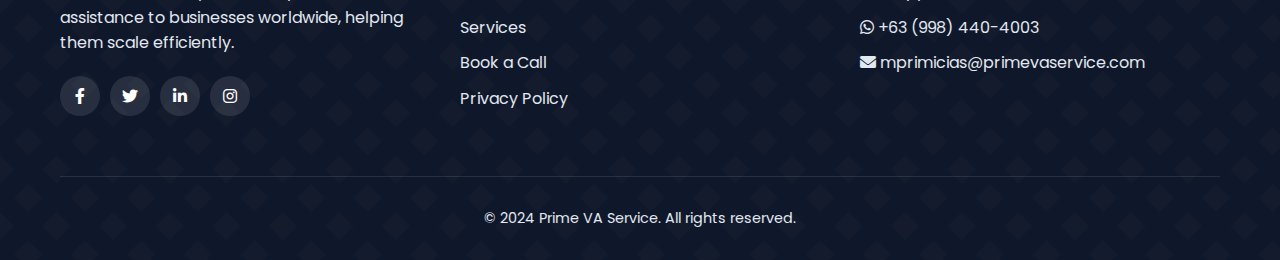
<file: Home.html>
<!DOCTYPE html>
<html lang="en">
<head>
    <meta charset="UTF-8">
    <meta name="viewport" content="width=device-width, initial-scale=1.0">
    <title>Prime VA Service | Professional Virtual Assistants</title>
    <link rel="stylesheet" href="https://cdnjs.cloudflare.com/ajax/libs/font-awesome/6.0.0-beta3/css/all.min.css">
    <link rel="stylesheet" href="https://cdnjs.cloudflare.com/ajax/libs/animate.css/4.1.1/animate.min.css"/>
    <link rel="preconnect" href="https://fonts.googleapis.com">
    <link rel="preconnect" href="https://fonts.gstatic.com" crossorigin>
    <link href="https://fonts.googleapis.com/css2?family=Poppins:wght@300;400;500;600;700&family=Playfair+Display:wght@400;500;600;700&display=swap" rel="stylesheet">
    <style>
        :root {
            --primary: #2563eb;      /* Vibrant blue */
            --primary-dark: #1d4ed8;  /* Darker blue */
            --primary-light: #3b82f6; /* Lighter blue */
            --secondary: #7c3aed;     /* Elegant purple */
            --accent: #10b981;       /* Fresh teal */
            --light: #f8fafc;        /* Very light gray */
            --dark: #1e293b;         /* Dark navy */
            --darker: #0f172a;        /* Almost black */
            --gray: #64748b;         /* Medium gray */
            --light-gray: #e2e8f0;   /* Light gray */
            --shadow: 0 10px 30px rgba(0, 0, 0, 0.08);
            --transition: all 0.3s cubic-bezier(0.25, 0.8, 0.25, 1);
            --gradient-primary: linear-gradient(135deg, var(--primary) 0%, var(--secondary) 100%);
            --gradient-accent: linear-gradient(135deg, var(--accent) 0%, #34d399 100%);
        }

        * {
            margin: 0;
            padding: 0;
            box-sizing: border-box;
        }

        body {
            font-family: 'Poppins', sans-serif;
            color: var(--dark);
            line-height: 1.6;
            overflow-x: hidden;
            background-color: var(--light);
        }

        h1, h2, h3, h4 {
            font-family: 'Playfair Display', serif;
            font-weight: 600;
        }

        .container {
            width: 100%;
            max-width: 1200px;
            margin: 0 auto;
            padding: 0 20px;
        }

        /* Header */
        header {
            position: fixed;
            top: 0;
            left: 0;
            width: 100%;
            padding: 20px 0;
            background-color: rgba(255, 255, 255, 0.98);
            box-shadow: var(--shadow);
            z-index: 1000;
            transition: var(--transition);
            backdrop-filter: blur(8px);
        }

        header.scrolled {
            padding: 12px 0;
            box-shadow: 0 4px 12px rgba(0, 0, 0, 0.05);
        }

        .header-container {
            display: flex;
            justify-content: space-between;
            align-items: center;
        }

        .logo {
            height: 48px;
            transition: var(--transition);
        }

        header.scrolled .logo {
            height: 40px;
        }

        nav ul {
            display: flex;
            list-style: none;
        }

        nav ul li {
            margin-left: 30px;
        }

        nav ul li a {
            text-decoration: none;
            color: var(--dark);
            font-weight: 500;
            position: relative;
            transition: var(--transition);
            font-size: 0.95rem;
        }

        nav ul li a:after {
            content: '';
            position: absolute;
            bottom: -5px;
            left: 0;
            width: 0;
            height: 2px;
            background: var(--gradient-primary);
            transition: var(--transition);
        }

        nav ul li a:hover {
            color: var(--primary);
        }

        nav ul li a:hover:after {
            width: 100%;
        }

        .mobile-menu-btn {
            display: none;
            background: none;
            border: none;
            font-size: 24px;
            color: var(--dark);
            cursor: pointer;
            transition: var(--transition);
        }

        .mobile-menu-btn:hover {
            color: var(--primary);
        }

        /* Hero Section */
        .hero {
            height: 100vh;
            min-height: 700px;
            display: flex;
            align-items: center;
            background: var(--gradient-primary), 
                        url('https://images.unsplash.com/photo-1454165804606-c3d57bc86b40?ixlib=rb-1.2.1&auto=format&fit=crop&w=1350&q=80') no-repeat center center/cover;
            color: white;
            text-align: center;
            padding-top: 80px;
            position: relative;
            overflow: hidden;
        }

        .hero:before {
            content: '';
            position: absolute;
            bottom: 0;
            left: 0;
            width: 100%;
            height: 100px;
            background: linear-gradient(to top, rgba(248, 250, 252, 1) 0%, rgba(248, 250, 252, 0) 100%);
            z-index: 1;
        }

        .hero-content {
            max-width: 800px;
            margin: 0 auto;
            position: relative;
            z-index: 2;
        }

        .hero h1 {
            font-size: 3.5rem;
            margin-bottom: 20px;
            line-height: 1.2;
            text-shadow: 0 2px 4px rgba(0, 0, 0, 0.1);
        }

        .hero p {
            font-size: 1.2rem;
            margin-bottom: 30px;
            opacity: 0.9;
            max-width: 600px;
            margin-left: auto;
            margin-right: auto;
        }

        .cta-button {
            display: inline-block;
            padding: 16px 32px;
            background-color: white;
            color: var(--primary);
            border-radius: 50px;
            text-decoration: none;
            font-weight: 600;
            font-size: 1.1rem;
            transition: var(--transition);
            border: none;
            cursor: pointer;
            box-shadow: 0 5px 15px rgba(0, 0, 0, 0.1);
            position: relative;
            overflow: hidden;
        }

        .cta-button:after {
            content: '';
            position: absolute;
            top: 0;
            left: 0;
            width: 100%;
            height: 100%;
            background: linear-gradient(to right, rgba(255, 255, 255, 0.3) 0%, rgba(255, 255, 255, 0) 100%);
            transform: translateX(-100%);
            transition: var(--transition);
        }

        .cta-button:hover {
            transform: translateY(-3px);
            box-shadow: 0 8px 25px rgba(0, 0, 0, 0.15);
        }

        .cta-button:hover:after {
            transform: translateX(100%);
        }

        .cta-button.secondary {
            background-color: transparent;
            color: white;
            border: 2px solid rgba(255, 255, 255, 0.3);
            margin-left: 15px;
        }

        .cta-button.secondary:hover {
            background-color: rgba(255, 255, 255, 0.1);
            border-color: white;
        }

        /* Features Section */
        .features {
            padding: 100px 0;
            background-color: white;
        }

        .section-title {
            text-align: center;
            margin-bottom: 60px;
        }

        .section-title h2 {
            font-size: 2.5rem;
            color: var(--darker);
            position: relative;
            display: inline-block;
            margin-bottom: 15px;
        }

        .section-title h2:after {
            content: '';
            position: absolute;
            bottom: -10px;
            left: 50%;
            transform: translateX(-50%);
            width: 80px;
            height: 4px;
            background: var(--gradient-primary);
            border-radius: 2px;
        }

        .section-title p {
            color: var(--gray);
            max-width: 700px;
            margin: 0 auto;
        }

        .feature-cards {
            display: grid;
            grid-template-columns: repeat(auto-fit, minmax(300px, 1fr));
            gap: 30px;
        }

        .feature-card {
            background-color: white;
            border-radius: 12px;
            padding: 40px 30px;
            text-align: center;
            transition: var(--transition);
            box-shadow: var(--shadow);
            border: 1px solid var(--light-gray);
            position: relative;
            overflow: hidden;
        }

        .feature-card:before {
            content: '';
            position: absolute;
            top: 0;
            left: 0;
            width: 4px;
            height: 0;
            background: var(--gradient-primary);
            transition: var(--transition);
        }

        .feature-card:hover {
            transform: translateY(-10px);
            box-shadow: 0 15px 35px rgba(0, 0, 0, 0.1);
        }

        .feature-card:hover:before {
            height: 100%;
        }

        .feature-card i {
            font-size: 2.5rem;
            margin-bottom: 20px;
            background: var(--gradient-primary);
            -webkit-background-clip: text;
            background-clip: text;
            color: transparent;
        }

        .feature-card h3 {
            font-size: 1.5rem;
            margin-bottom: 15px;
            color: var(--darker);
        }

        .feature-card p {
            color: var(--gray);
        }

        /* Stats Section */
        .stats {
            padding: 100px 0;
            background: var(--gradient-primary);
            color: white;
            position: relative;
            overflow: hidden;
        }

        .stats:before {
            content: '';
            position: absolute;
            top: 0;
            left: 0;
            width: 100%;
            height: 100%;
            background: url('[data-uri]');
            opacity: 0.3;
        }

        .stats-container {
            display: grid;
            grid-template-columns: repeat(auto-fit, minmax(200px, 1fr));
            gap: 30px;
            text-align: center;
            position: relative;
            z-index: 2;
        }

        .stat-item {
            padding: 30px;
            border-radius: 10px;
            background-color: rgba(255, 255, 255, 0.1);
            backdrop-filter: blur(5px);
            transition: var(--transition);
        }

        .stat-item:hover {
            transform: translateY(-5px);
            background-color: rgba(255, 255, 255, 0.15);
        }

        .stat-item h3 {
            font-size: 3rem;
            margin-bottom: 5px;
            font-weight: 700;
            background: linear-gradient(to right, white, #e0e7ff);
            -webkit-background-clip: text;
            background-clip: text;
            color: transparent;
        }

        .stat-item p {
            font-size: 1.1rem;
            opacity: 0.9;
        }

        /* Testimonials Section */
        .testimonials {
            padding: 100px 0;
            background-color: var(--light);
        }

        .testimonials-carousel {
            position: relative;
            overflow: hidden;
            padding: 20px 0;
        }

        .testimonials-container {
            display: flex;
            transition: transform 0.5s ease;
        }

        .testimonial-card {
            flex: 0 0 calc(33.333% - 20px);
            margin: 0 10px;
            background-color: white;
            border-radius: 12px;
            padding: 30px;
            box-shadow: var(--shadow);
            position: relative;
            border: 1px solid var(--light-gray);
        }

        .testimonial-card:before {
            content: '\201C';
            position: absolute;
            top: 20px;
            left: 20px;
            font-size: 5rem;
            color: var(--light-gray);
            font-family: serif;
            line-height: 1;
            z-index: 0;
            opacity: 0.5;
        }

        .testimonial-card p {
            position: relative;
            z-index: 1;
            font-style: italic;
            margin-bottom: 20px;
            color: var(--dark);
        }

        .client-name {
            font-weight: 600;
            color: var(--primary);
            position: relative;
            padding-left: 20px;
        }

        .client-name:before {
            content: '';
            position: absolute;
            left: 0;
            top: 50%;
            transform: translateY(-50%);
            width: 10px;
            height: 2px;
            background-color: var(--primary);
        }

        .carousel-nav {
            display: flex;
            justify-content: center;
            margin-top: 30px;
        }

        .carousel-dot {
            width: 12px;
            height: 12px;
            border-radius: 50%;
            background-color: var(--light-gray);
            margin: 0 5px;
            cursor: pointer;
            transition: var(--transition);
        }

        .carousel-dot.active {
            background: var(--gradient-primary);
            transform: scale(1.2);
        }

        /* CTA Section */
        .cta-section {
            padding: 120px 0;
            background: var(--gradient-accent), 
                        url('https://images.unsplash.com/photo-1522071820081-009f0129c71c?ixlib=rb-1.2.1&auto=format&fit=crop&w=1350&q=80') no-repeat center center/cover;
            color: white;
            text-align: center;
            position: relative;
        }

        .cta-section:before {
            content: '';
            position: absolute;
            top: 0;
            left: 0;
            width: 100%;
            height: 100%;
            background: rgba(0, 0, 0, 0.3);
        }

        .cta-section .container {
            position: relative;
            z-index: 2;
        }

        .cta-section h2 {
            font-size: 2.5rem;
            margin-bottom: 20px;
            text-shadow: 0 2px 4px rgba(0, 0, 0, 0.1);
        }

        .cta-section p {
            max-width: 700px;
            margin: 0 auto 30px;
            opacity: 0.9;
        }

        /* Footer */
        footer {
            background-color: var(--darker);
            color: white;
            padding: 100px 0 30px;
            position: relative;
        }

        footer:before {
            content: '';
            position: absolute;
            top: 0;
            left: 0;
            width: 100%;
            height: 100%;
            background: url('[data-uri]');
            opacity: 0.5;
        }

        .footer-content {
            display: grid;
            grid-template-columns: repeat(auto-fit, minmax(250px, 1fr));
            gap: 40px;
            margin-bottom: 50px;
            position: relative;
            z-index: 2;
        }

        .footer-section h3 {
            font-size: 1.3rem;
            margin-bottom: 20px;
            position: relative;
            padding-bottom: 10px;
            color: white;
        }

        .footer-section h3:after {
            content: '';
            position: absolute;
            bottom: 0;
            left: 0;
            width: 50px;
            height: 2px;
            background: var(--gradient-primary);
        }

        .footer-section p, .footer-section a {
            color: var(--light-gray);
            margin-bottom: 10px;
            display: block;
            text-decoration: none;
            transition: var(--transition);
        }

        .footer-section a:hover {
            color: white;
            padding-left: 5px;
        }

        .social-links {
            display: flex;
            margin-top: 20px;
        }

        .social-links a {
            display: flex;
            align-items: center;
            justify-content: center;
            width: 40px;
            height: 40px;
            border-radius: 50%;
            background-color: rgba(255, 255, 255, 0.1);
            margin-right: 10px;
            color: white;
            transition: var(--transition);
        }

        .social-links a:hover {
            background: var(--gradient-primary);
            transform: translateY(-3px);
            box-shadow: 0 5px 15px rgba(0, 0, 0, 0.2);
        }

        .footer-bottom {
            text-align: center;
            padding-top: 30px;
            border-top: 1px solid rgba(255, 255, 255, 0.1);
            color: var(--light-gray);
            font-size: 0.9rem;
            position: relative;
            z-index: 2;
        }

        /* Responsive Design */
        @media (max-width: 992px) {
            .hero h1 {
                font-size: 2.8rem;
            }
            
            .testimonial-card {
                flex: 0 0 calc(50% - 20px);
            }
        }

        @media (max-width: 768px) {
            .mobile-menu-btn {
                display: block;
            }
            
            nav {
                position: fixed;
                top: 80px;
                left: -100%;
                width: 80%;
                height: calc(100vh - 80px);
                background-color: white;
                box-shadow: 0 10px 20px rgba(0, 0, 0, 0.1);
                transition: var(--transition);
                z-index: 999;
            }
            
            nav.active {
                left: 0;
            }
            
            nav ul {
                flex-direction: column;
                padding: 30px;
            }
            
            nav ul li {
                margin: 15px 0;
            }
            
            .hero h1 {
                font-size: 2.2rem;
            }
            
            .hero p {
                font-size: 1rem;
            }
            
            .cta-buttons {
                display: flex;
                flex-direction: column;
            }
            
            .cta-button.secondary {
                margin-left: 0;
                margin-top: 15px;
            }
            
            .testimonial-card {
                flex: 0 0 100%;
            }
        }

        @media (max-width: 576px) {
            .hero {
                min-height: 600px;
            }
            
            .hero h1 {
                font-size: 2rem;
            }
            
            .section-title h2 {
                font-size: 2rem;
            }
            
            .feature-cards {
                grid-template-columns: 1fr;
            }
            
            .stats-container {
                grid-template-columns: 1fr;
                gap: 40px;
            }
        }

        /* Animations */
        .animate-delay-1 {
            animation-delay: 0.2s;
        }
        
        .animate-delay-2 {
            animation-delay: 0.4s;
        }
        
        .animate-delay-3 {
            animation-delay: 0.6s;
        }

        /* Floating animation */
        @keyframes float {
            0% { transform: translateY(0px); }
            50% { transform: translateY(-15px); }
            100% { transform: translateY(0px); }
        }

        .floating {
            animation: float 6s ease-in-out infinite;
        }
    </style>
    <script>
  // Redirect clean URLs (without .html) to the actual .html files
  const currentPath = window.location.pathname;
  
  // If URL ends with '/something' (missing .html) but isn't a folder
  if (!currentPath.includes('.html') && !currentPath.endsWith('/')) {
    // Check if this is a known page
    const validPages = ['services', 'book-a-call', 'privacy']; // Add all your page names
    const pageName = currentPath.split('/').pop();
    
    if (validPages.includes(pageName)) {
      window.location.href = currentPath + '.html';
    }
  }
</script>
</head>
<body>
    <!-- Header -->
    <header id="header">
        <div class="container header-container">
            <img src="ffff.png" alt="Prime VA Service Logo" class="logo">
            <button class="mobile-menu-btn" id="mobileMenuBtn">
                <i class="fas fa-bars"></i>
            </button>
            <nav id="nav">
                <ul>
                    <li><a href="index.html">Home</a></li>
                    <li><a href="services.html">Services</a></li>
                    <li><a href="book-a-call.html">Book a Call</a></li>
                </ul>
            </nav>
        </div>
    </header>

    <!-- Hero Section -->
    <section class="hero">
        <div class="container">
            <div class="hero-content animate__animated animate__fadeInUp">
                <h1>Scale Your Business With Our Expert Virtual Assistants</h1>
                <p>Delegate your tasks to our professional team and focus on what really matters - growing your business.</p>
                <div class="cta-buttons">
                    <button class="cta-button animate__animated animate__fadeInUp animate__delay-1s" onclick="location.href='book-a-call.html'">Get Started Today</button>
                    <button class="cta-button secondary animate__animated animate__fadeInUp animate__delay-2s" onclick="location.href='services.html'">Explore Services</button>
                </div>
            </div>
        </div>
    </section>

    <!-- Features Section -->
    <section class="features">
        <div class="container">
            <div class="section-title animate__animated animate__fadeIn">
                <h2>Why Choose Prime VA Service?</h2>
                <p>We provide comprehensive virtual assistance solutions tailored to your business needs</p>
            </div>
            <div class="feature-cards">
                <div class="feature-card animate__animated animate__fadeInUp animate-delay-1">
                    <i class="fas fa-users"></i>
                    <h3>Expert Team</h3>
                    <p>Our virtual assistants are highly trained professionals with expertise across multiple industries.</p>
                </div>
                <div class="feature-card animate__animated animate__fadeInUp animate-delay-2">
                    <i class="fas fa-cogs"></i>
                    <h3>Custom Solutions</h3>
                    <p>We don't believe in one-size-fits-all. Our services are customized to your specific requirements.</p>
                </div>
                <div class="feature-card animate__animated animate__fadeInUp animate-delay-3">
                    <i class="fas fa-dollar-sign"></i>
                    <h3>Cost Effective</h3>
                    <p>Save up to 70% compared to hiring in-house staff with no compromise on quality.</p>
                </div>
            </div>
        </div>
    </section>

    <!-- Stats Section -->
    <section class="stats">
        <div class="container">
            <div class="stats-container">
                <div class="stat-item animate__animated animate__fadeIn">
                    <h3>250+</h3>
                    <p>Happy Clients</p>
                </div>
                <div class="stat-item animate__animated animate__fadeIn animate__delay-1s">
                    <h3>98%</h3>
                    <p>Client Satisfaction</p>
                </div>
                <div class="stat-item animate__animated animate__fadeIn animate__delay-2s">
                    <h3>24/7</h3>
                    <p>Support Available</p>
                </div>
                <div class="stat-item animate__animated animate__fadeIn animate__delay-3s">
                    <h3>$8/hr</h3>
                    <p>Starting Rate</p>
                </div>
            </div>
        </div>
    </section>

    <!-- Testimonials Section -->
    <section class="testimonials">
        <div class="container">
            <div class="section-title animate__animated animate__fadeIn">
                <h2>What Our Clients Say</h2>
                <p>Don't just take our word for it - hear from our satisfied clients</p>
            </div>
            <div class="testimonials-carousel">
                <div class="testimonials-container" id="testimonialsContainer">
                    <div class="testimonial-card">
                        <p>"Prime VA Service has been a game-changer for my business. Their team is incredibly professional and efficient."</p>
                        <p class="client-name">- John Doe, CEO of TechCorp</p>
                    </div>
                    <div class="testimonial-card">
                        <p>"The quality of work is outstanding. They've become an indispensable part of my operations."</p>
                        <p class="client-name">- Jane Smith, Marketing Director</p>
                    </div>
                    <div class="testimonial-card">
                        <p>"Affordable and reliable. I've tried several VA services and this is by far the best."</p>
                        <p class="client-name">- Mike Johnson, Entrepreneur</p>
                    </div>
                    <div class="testimonial-card">
                        <p>"Excellent communication and attention to detail. Very satisfied with their services."</p>
                        <p class="client-name">- Sarah Brown, Consultant</p>
                    </div>
                    <div class="testimonial-card">
                        <p>"The best virtual assistant service I've ever used. Highly professional and responsive."</p>
                        <p class="client-name">- David Wilson, Business Owner</p>
                    </div>
                    <div class="testimonial-card">
                        <p>"They helped me save countless hours and allowed me to focus on business growth."</p>
                        <p class="client-name">- Emily Davis, Startup Founder</p>
                    </div>
                </div>
            </div>
            <div class="carousel-nav">
                <div class="carousel-dot active" onclick="goToTestimonial(0)"></div>
                <div class="carousel-dot" onclick="goToTestimonial(1)"></div>
                <div class="carousel-dot" onclick="goToTestimonial(2)"></div>
            </div>
        </div>
    </section>

    <!-- CTA Section -->
    <section class="cta-section">
        <div class="container">
            <h2 class="animate__animated animate__fadeIn">Ready to Transform Your Business?</h2>
            <p class="animate__animated animate__fadeIn animate__delay-1s">Get started with our professional virtual assistants today and experience the difference.</p>
            <button class="cta-button animate__animated animate__fadeIn animate__delay-2s" onclick="location.href='book-a-call.html'">Book Your Free Consultation</button>
        </div>
    </section>

    <!-- Footer -->
    <footer>
        <div class="container">
            <div class="footer-content">
                <div class="footer-section">
                    <h3>About Us</h3>
                    <p>Prime VA Service provides top-tier virtual assistance to businesses worldwide, helping them scale efficiently.</p>
                    <div class="social-links">
                        <a href="#"><i class="fab fa-facebook-f"></i></a>
                        <a href="#"><i class="fab fa-twitter"></i></a>
                        <a href="#"><i class="fab fa-linkedin-in"></i></a>
                        <a href="#"><i class="fab fa-instagram"></i></a>
                    </div>
                </div>
                <div class="footer-section">
                    <h3>Quick Links</h3>
                    <a href="Home">Home</a>
                    <a href="services">Services</a>
                    <a href="book-a-call">Book a Call</a>
                    <a href="privacy">Privacy Policy</a>
                </div>
                <div class="footer-section">
                    <h3>Contact Us</h3>
                    <p><i class="fas fa-map-marker-alt"></i> Philippines</p>
                    <p><i class="fab fa-whatsapp"></i> +63 (998) 440-4003</p>
                    <p><i class="fas fa-envelope"></i> mprimicias@primevaservice.com</p>
                </div>
            </div>
            <div class="footer-bottom">
                <p>&copy; 2024 Prime VA Service. All rights reserved.</p>
            </div>
        </div>
    </footer>

    <script>
        // Mobile Menu Toggle
        const mobileMenuBtn = document.getElementById('mobileMenuBtn');
        const nav = document.getElementById('nav');

        mobileMenuBtn.addEventListener('click', () => {
            nav.classList.toggle('active');
        });

        // Header Scroll Effect
        const header = document.getElementById('header');
        window.addEventListener('scroll', () => {
            if (window.scrollY > 100) {
                header.classList.add('scrolled');
            } else {
                header.classList.remove('scrolled');
            }
        });

        // Testimonials Carousel
        const testimonialsContainer = document.getElementById('testimonialsContainer');
        const testimonialCards = document.querySelectorAll('.testimonial-card');
        const dots = document.querySelectorAll('.carousel-dot');
        let currentIndex = 0;
        const cardWidth = testimonialCards[0].offsetWidth + 20; // Include margin

        function goToTestimonial(index) {
            currentIndex = index;
            testimonialsContainer.style.transform = `translateX(-${currentIndex * cardWidth * 3}px)`;
            
            // Update dots
            dots.forEach((dot, i) => {
                dot.classList.toggle('active', i === currentIndex);
            });
        }

        // Auto-scroll testimonials
        setInterval(() => {
            currentIndex = (currentIndex + 1) % 3;
            goToTestimonial(currentIndex);
        }, 5000);
    </script>
    <script>
  // Remove .html from URL in browser address bar
  if (window.location.pathname.includes('.html')) {
    const cleanUrl = window.location.pathname
      .replace('.html', '')
      .replace('index', '');
    history.replaceState({}, '', cleanUrl);
  }

  // Update ALL links on the page to remove .html
  document.querySelectorAll('a[href$=".html"]').forEach(link => {
    link.setAttribute('href', link.getAttribute('href').replace('.html', ''));
  });
</script>
</body>
</html>
</file>
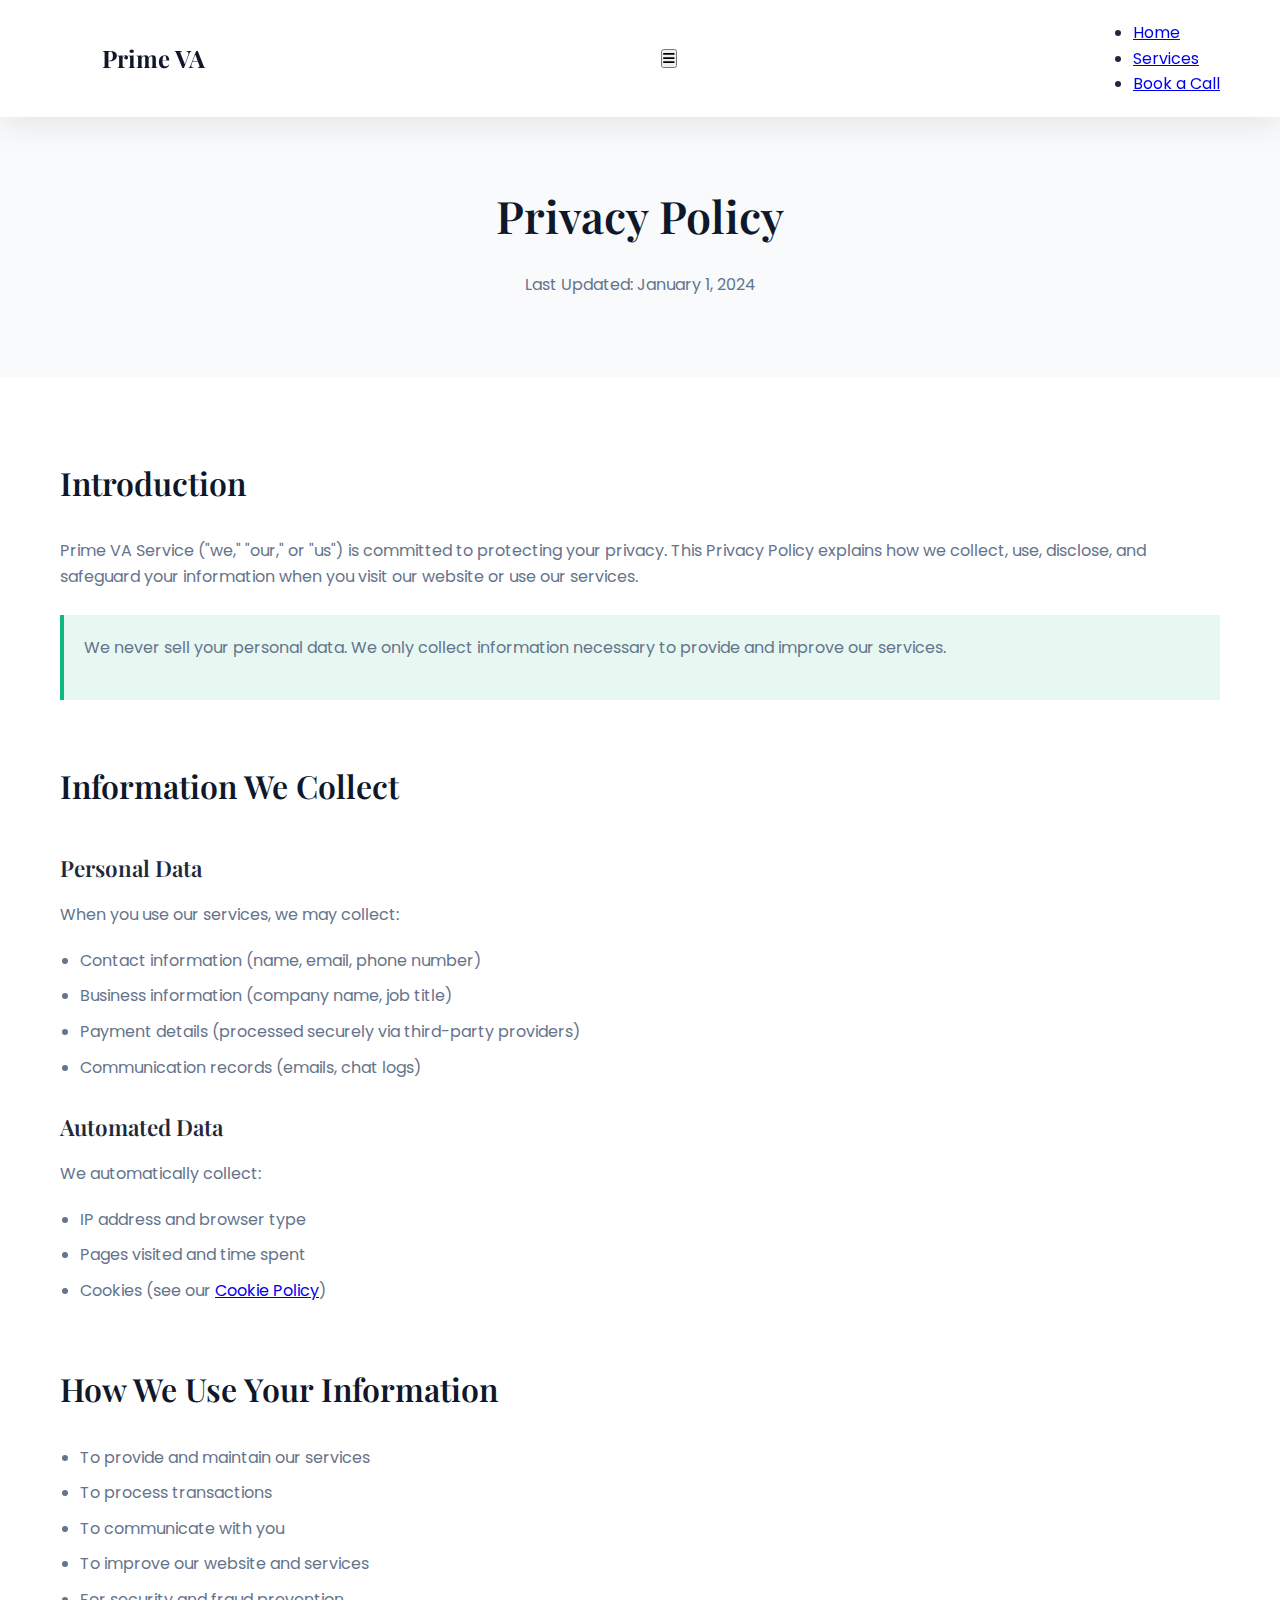
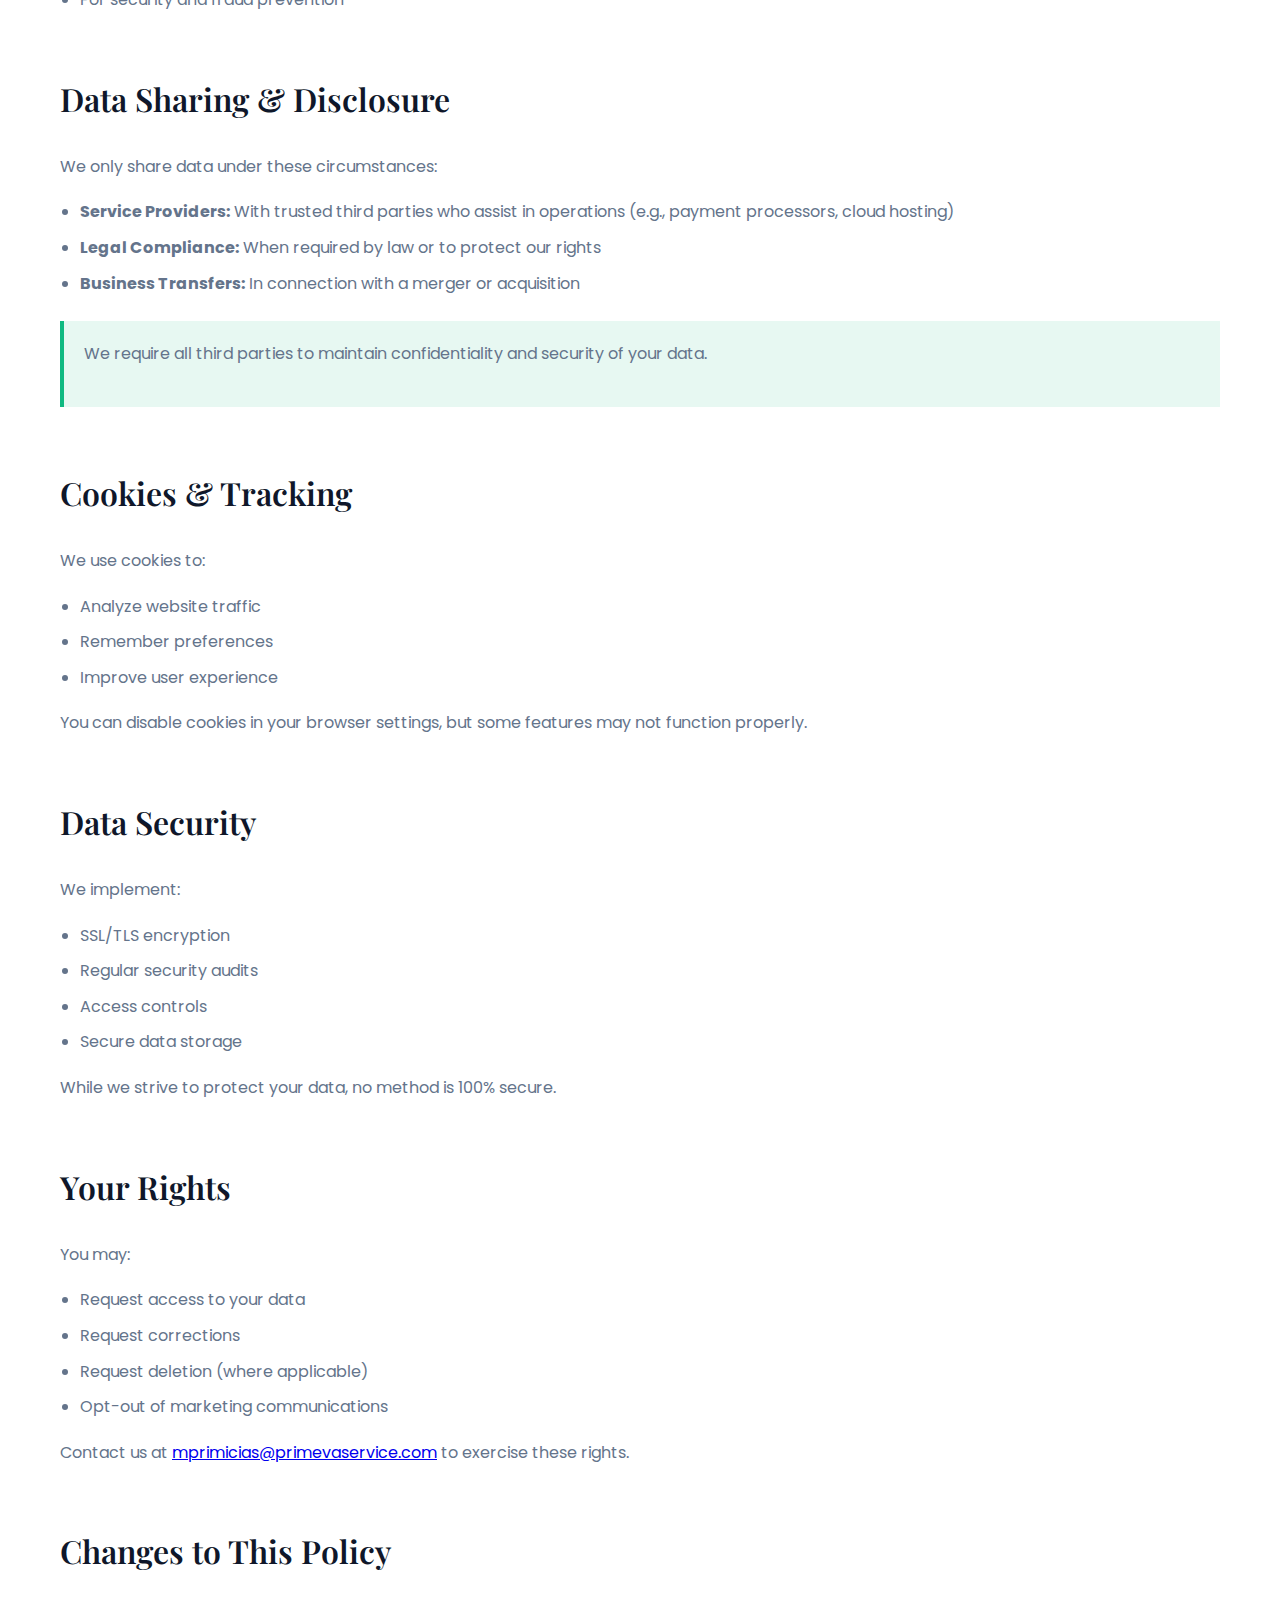
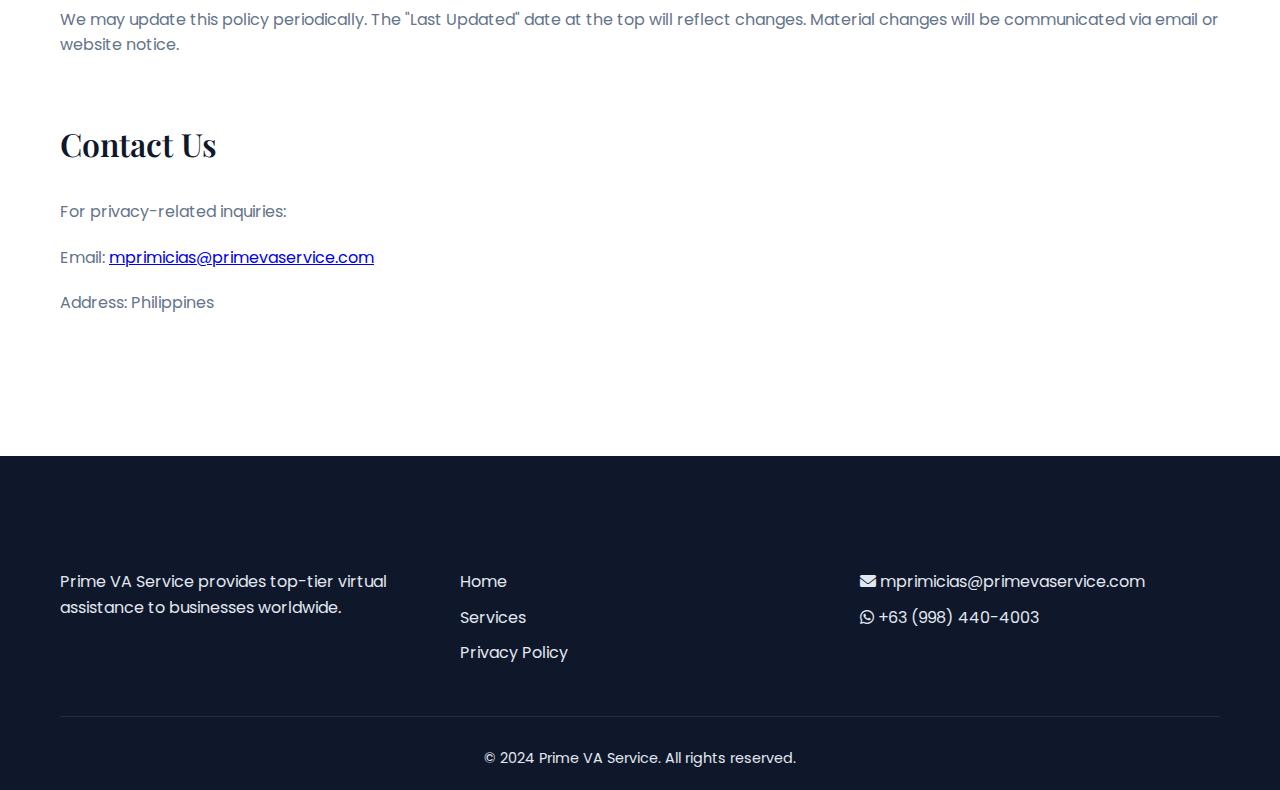
<file: privacy.html>
<!DOCTYPE html>
<html lang="en">
<head>
    <meta charset="UTF-8">
    <meta name="viewport" content="width=device-width, initial-scale=1.0">
    <title>Privacy Policy | Prime VA Service</title>
    <link rel="stylesheet" href="https://cdnjs.cloudflare.com/ajax/libs/font-awesome/6.0.0-beta3/css/all.min.css">
    <link rel="stylesheet" href="https://cdnjs.cloudflare.com/ajax/libs/animate.css/4.1.1/animate.min.css"/>
    <link rel="preconnect" href="https://fonts.googleapis.com">
    <link rel="preconnect" href="https://fonts.gstatic.com" crossorigin>
    <link href="https://fonts.googleapis.com/css2?family=Poppins:wght@300;400;500;600;700&family=Playfair+Display:wght@400;500;600;700&display=swap" rel="stylesheet">
    <style>
        /* Reuse your existing CSS variables and base styles */
        :root {
            --primary: #2563eb;
            --primary-dark: #1d4ed8;
            --primary-light: #3b82f6;
            --secondary: #7c3aed;
            --accent: #10b981;
            --light: #f8fafc;
            --dark: #1e293b;
            --darker: #0f172a;
            --gray: #64748b;
            --light-gray: #e2e8f0;
            --shadow: 0 10px 30px rgba(0, 0, 0, 0.08);
            --transition: all 0.3s cubic-bezier(0.25, 0.8, 0.25, 1);
        }

        * {
            margin: 0;
            padding: 0;
            box-sizing: border-box;
        }

        body {
            font-family: 'Poppins', sans-serif;
            color: var(--dark);
            line-height: 1.6;
            background-color: var(--light);
        }

        h1, h2, h3, h4 {
            font-family: 'Playfair Display', serif;
            font-weight: 600;
            color: var(--darker);
        }

        .container {
            width: 100%;
            max-width: 1200px;
            margin: 0 auto;
            padding: 0 20px;
        }

        /* Header - Reused from other pages */
        header {
            position: fixed;
            top: 0;
            left: 0;
            width: 100%;
            padding: 20px 0;
            background-color: rgba(255, 255, 255, 0.98);
            box-shadow: var(--shadow);
            z-index: 1000;
            transition: var(--transition);
            backdrop-filter: blur(8px);
        }

        header.scrolled {
            padding: 12px 0;
            box-shadow: 0 4px 12px rgba(0, 0, 0, 0.05);
        }

        .header-container {
            display: flex;
            justify-content: space-between;
            align-items: center;
        }

        .logo {
            display: flex;
            align-items: center;
            gap: 10px;
            text-decoration: none;
            font-family: 'Playfair Display', serif;
            font-weight: 700;
            font-size: 1.5rem;
            color: var(--darker);
        }

        .logo-icon {
            width: 32px;
            height: 32px;
            background: var(--gradient-primary);
            border-radius: 6px;
            display: flex;
            align-items: center;
            justify-content: center;
            color: white;
        }

        /* Privacy Policy Content */
        .privacy-hero {
            padding: 180px 0 80px;
            background-color: var(--light);
            text-align: center;
        }

        .privacy-hero h1 {
            font-size: 2.8rem;
            margin-bottom: 20px;
        }

        .privacy-hero p {
            max-width: 700px;
            margin: 0 auto;
            color: var(--gray);
        }

        .privacy-content {
            padding: 80px 0;
            background-color: white;
        }

        .privacy-section {
            margin-bottom: 60px;
        }

        .privacy-section h2 {
            font-size: 2rem;
            margin-bottom: 20px;
            position: relative;
            padding-bottom: 10px;
        }

        .privacy-section h2:after {
            content: '';
            position: absolute;
            bottom: 0;
            left: 0;
            width: 60px;
            height: 3px;
            background: var(--gradient-primary);
        }

        .privacy-section h3 {
            font-size: 1.4rem;
            margin: 30px 0 15px;
            color: var(--dark);
        }

        .privacy-section p, 
        .privacy-section ul {
            margin-bottom: 20px;
            color: var(--gray);
        }

        .privacy-section ul {
            padding-left: 20px;
        }

        .privacy-section li {
            margin-bottom: 10px;
        }

        .highlight {
            background-color: rgba(16, 185, 129, 0.1);
            padding: 20px;
            border-left: 4px solid var(--accent);
            margin: 25px 0;
        }

        /* Footer - Reused from other pages */
        footer {
            background-color: var(--darker);
            color: white;
            padding: 50px 0 20px;
        }

        .footer-content {
            display: grid;
            grid-template-columns: repeat(auto-fit, minmax(250px, 1fr));
            gap: 40px;
            margin-bottom: 40px;
        }

        .footer-section h3 {
            font-size: 1.3rem;
            margin-bottom: 20px;
            position: relative;
            padding-bottom: 10px;
        }

        .footer-section h3:after {
            content: '';
            position: absolute;
            bottom: 0;
            left: 0;
            width: 50px;
            height: 2px;
            background: var(--gradient-primary);
        }

        .footer-section p, 
        .footer-section a {
            color: var(--light-gray);
            margin-bottom: 10px;
            display: block;
            text-decoration: none;
            transition: var(--transition);
        }

        .footer-section a:hover {
            color: white;
            padding-left: 5px;
        }

        .footer-bottom {
            text-align: center;
            padding-top: 30px;
            border-top: 1px solid rgba(255, 255, 255, 0.1);
            color: var(--light-gray);
            font-size: 0.9rem;
        }

        /* Responsive Design */
        @media (max-width: 768px) {
            .privacy-hero {
                padding: 150px 0 60px;
            }
            
            .privacy-hero h1 {
                font-size: 2.2rem;
            }
            
            .privacy-section h2 {
                font-size: 1.8rem;
            }
        }
    </style>
</head>
<body>
    <!-- Header -->
    <header id="header">
        <div class="container header-container">
            <a href="index.html" class="logo">
                <div class="logo-icon">
                    <i class="fas fa-briefcase"></i>
                </div>
                <span class="logo-text">Prime VA</span>
            </a>
            <button class="mobile-menu-btn" id="mobileMenuBtn">
                <i class="fas fa-bars"></i>
            </button>
            <nav id="nav">
                <ul>
                    <li><a href="index.html">Home</a></li>
                    <li><a href="services.html">Services</a></li>
                    <li><a href="book-a-call.html">Book a Call</a></li>
                </ul>
            </nav>
        </div>
    </header>

    <!-- Hero Section -->
    <section class="privacy-hero animate__animated animate__fadeIn">
        <div class="container">
            <h1>Privacy Policy</h1>
            <p>Last Updated: January 1, 2024</p>
        </div>
    </section>

    <!-- Privacy Content -->
    <section class="privacy-content">
        <div class="container">
            <div class="privacy-section">
                <h2>Introduction</h2>
                <p>Prime VA Service ("we," "our," or "us") is committed to protecting your privacy. This Privacy Policy explains how we collect, use, disclose, and safeguard your information when you visit our website or use our services.</p>
                
                <div class="highlight">
                    <p>We never sell your personal data. We only collect information necessary to provide and improve our services.</p>
                </div>
            </div>

            <div class="privacy-section">
                <h2>Information We Collect</h2>
                
                <h3>Personal Data</h3>
                <p>When you use our services, we may collect:</p>
                <ul>
                    <li>Contact information (name, email, phone number)</li>
                    <li>Business information (company name, job title)</li>
                    <li>Payment details (processed securely via third-party providers)</li>
                    <li>Communication records (emails, chat logs)</li>
                </ul>
                
                <h3>Automated Data</h3>
                <p>We automatically collect:</p>
                <ul>
                    <li>IP address and browser type</li>
                    <li>Pages visited and time spent</li>
                    <li>Cookies (see our <a href="#cookies">Cookie Policy</a>)</li>
                </ul>
            </div>

            <div class="privacy-section">
                <h2>How We Use Your Information</h2>
                <ul>
                    <li>To provide and maintain our services</li>
                    <li>To process transactions</li>
                    <li>To communicate with you</li>
                    <li>To improve our website and services</li>
                    <li>For security and fraud prevention</li>
                </ul>
            </div>

            <div class="privacy-section">
                <h2>Data Sharing & Disclosure</h2>
                <p>We only share data under these circumstances:</p>
                <ul>
                    <li><strong>Service Providers:</strong> With trusted third parties who assist in operations (e.g., payment processors, cloud hosting)</li>
                    <li><strong>Legal Compliance:</strong> When required by law or to protect our rights</li>
                    <li><strong>Business Transfers:</strong> In connection with a merger or acquisition</li>
                </ul>
                
                <div class="highlight">
                    <p>We require all third parties to maintain confidentiality and security of your data.</p>
                </div>
            </div>

            <div class="privacy-section" id="cookies">
                <h2>Cookies & Tracking</h2>
                <p>We use cookies to:</p>
                <ul>
                    <li>Analyze website traffic</li>
                    <li>Remember preferences</li>
                    <li>Improve user experience</li>
                </ul>
                <p>You can disable cookies in your browser settings, but some features may not function properly.</p>
            </div>

            <div class="privacy-section">
                <h2>Data Security</h2>
                <p>We implement:</p>
                <ul>
                    <li>SSL/TLS encryption</li>
                    <li>Regular security audits</li>
                    <li>Access controls</li>
                    <li>Secure data storage</li>
                </ul>
                <p>While we strive to protect your data, no method is 100% secure.</p>
            </div>

            <div class="privacy-section">
                <h2>Your Rights</h2>
                <p>You may:</p>
                <ul>
                    <li>Request access to your data</li>
                    <li>Request corrections</li>
                    <li>Request deletion (where applicable)</li>
                    <li>Opt-out of marketing communications</li>
                </ul>
                <p>Contact us at <a href="mailto:mprimicias@primevaservice.com">mprimicias@primevaservice.com</a> to exercise these rights.</p>
            </div>

            <div class="privacy-section">
                <h2>Changes to This Policy</h2>
                <p>We may update this policy periodically. The "Last Updated" date at the top will reflect changes. Material changes will be communicated via email or website notice.</p>
            </div>

            <div class="privacy-section">
                <h2>Contact Us</h2>
                <p>For privacy-related inquiries:</p>
                <p>Email: <a href="mailto:mprimicias@primevaservice.com">mprimicias@primevaservice.com</a></p>
                <p>Address: Philippines</p>
            </div>
        </div>
    </section>

    <!-- Footer -->
    <footer>
        <div class="container">
            <div class="footer-content">
                <div class="footer-section">
                    <h3>About Us</h3>
                    <p>Prime VA Service provides top-tier virtual assistance to businesses worldwide.</p>
                </div>
                <div class="footer-section">
                    <h3>Quick Links</h3>
                    <a href="index.html">Home</a>
                    <a href="services.html">Services</a>
                    <a href="privacy-policy.html">Privacy Policy</a>
                </div>
                <div class="footer-section">
                    <h3>Contact</h3>
                    <p><i class="fas fa-envelope"></i> mprimicias@primevaservice.com</p>
                    <p><i class="fab fa-whatsapp"></i> +63 (998) 440-4003</p>
                </div>
            </div>
            <div class="footer-bottom">
                <p>&copy; 2024 Prime VA Service. All rights reserved.</p>
            </div>
        </div>
    </footer>

    <script>
        // Mobile Menu Toggle (reused from other pages)
        const mobileMenuBtn = document.getElementById('mobileMenuBtn');
        const nav = document.getElementById('nav');

        mobileMenuBtn.addEventListener('click', () => {
            nav.classList.toggle('active');
        });

        // Header Scroll Effect
        const header = document.getElementById('header');
        window.addEventListener('scroll', () => {
            if (window.scrollY > 100) {
                header.classList.add('scrolled');
            } else {
                header.classList.remove('scrolled');
            }
        });
    </script>
</body>
</html>
</file>
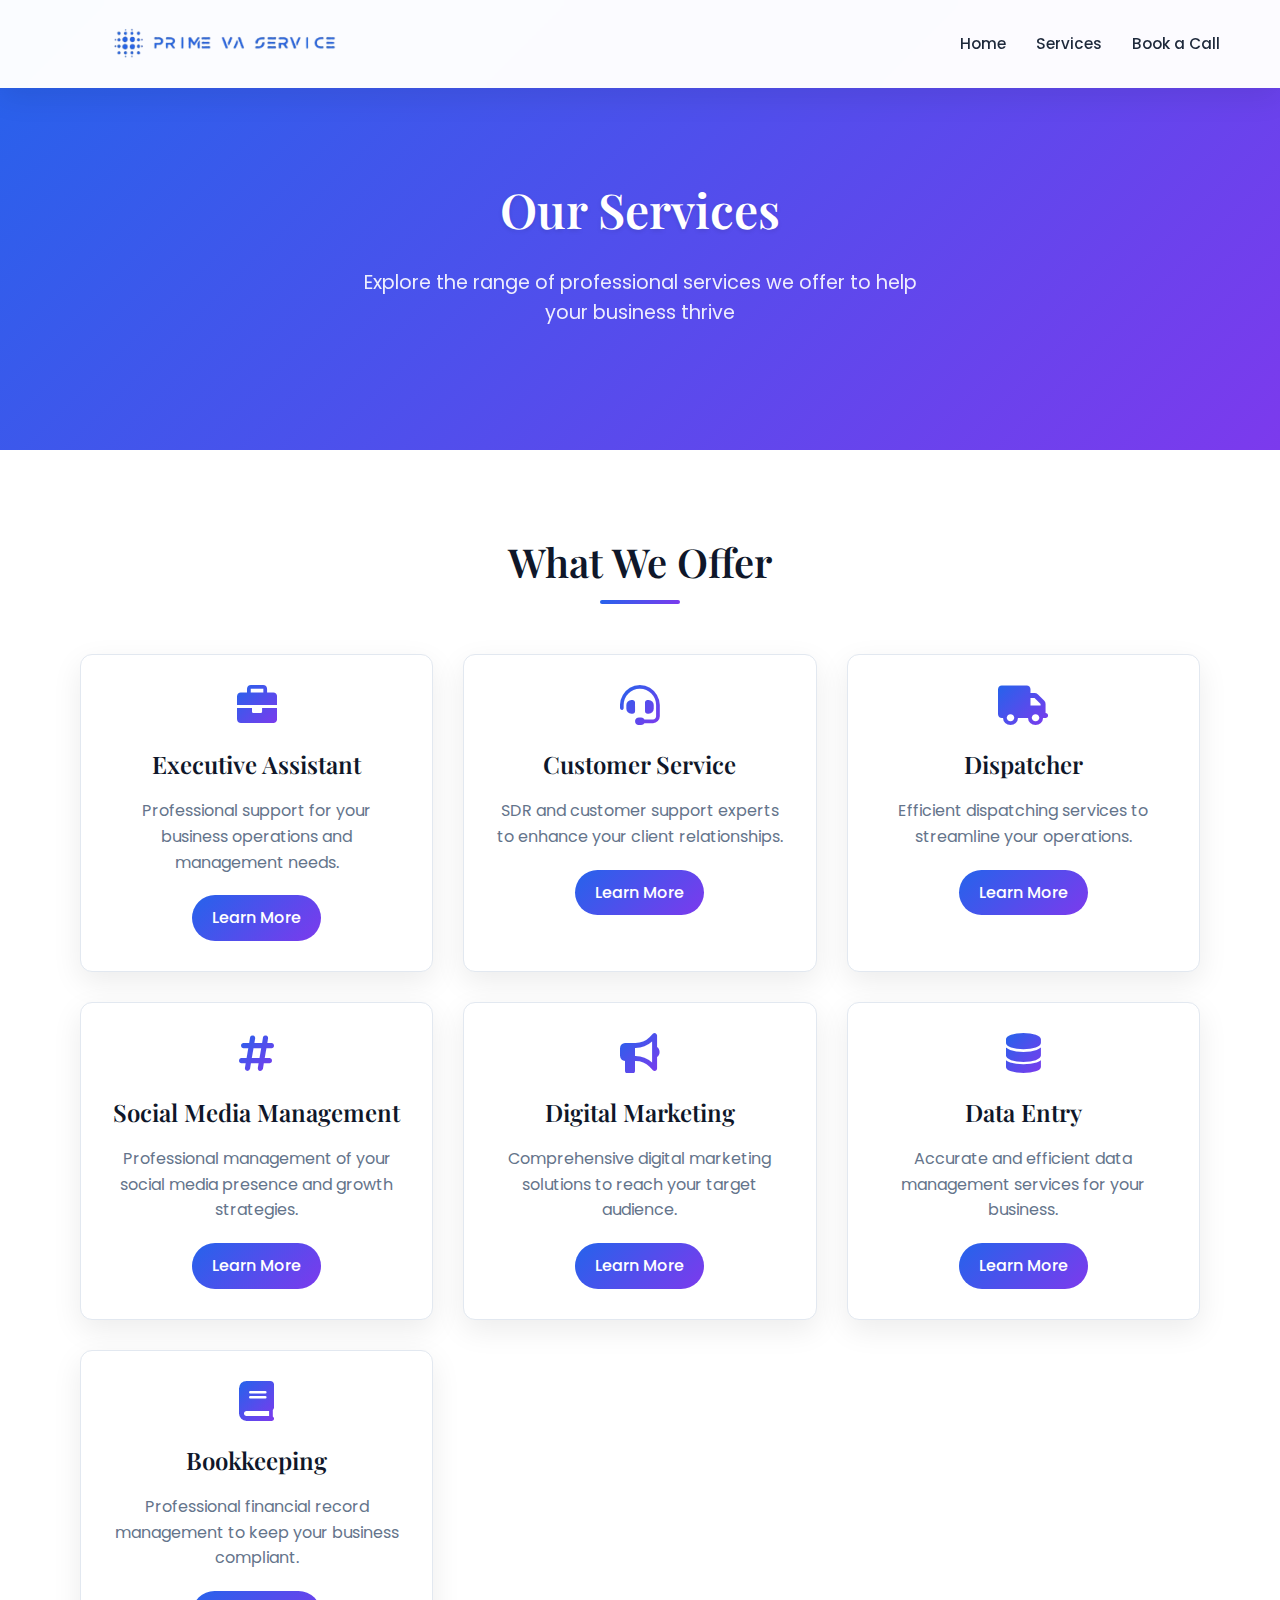
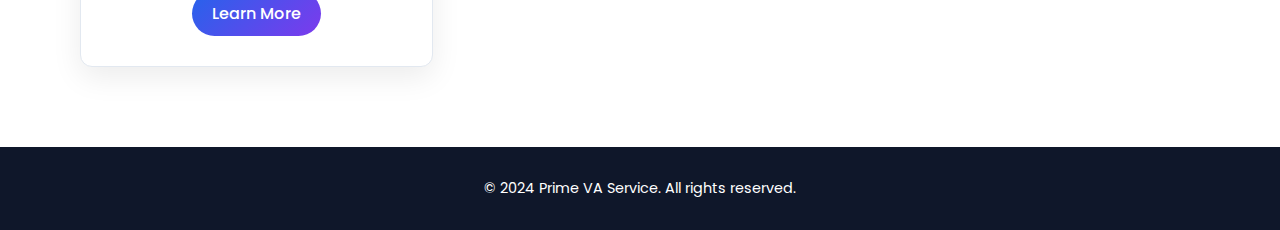
<file: services.html>
<!DOCTYPE html>
<html lang="en">
<head>
    <meta charset="UTF-8">
    <meta name="viewport" content="width=device-width, initial-scale=1.0">
    <title>Services - Prime VA Service</title>
    <link rel="stylesheet" href="https://cdnjs.cloudflare.com/ajax/libs/font-awesome/6.0.0-beta3/css/all.min.css">
    <link rel="stylesheet" href="https://cdnjs.cloudflare.com/ajax/libs/animate.css/4.1.1/animate.min.css"/>
    <link rel="preconnect" href="https://fonts.googleapis.com">
    <link rel="preconnect" href="https://fonts.gstatic.com" crossorigin>
    <link href="https://fonts.googleapis.com/css2?family=Poppins:wght@300;400;500;600;700&family=Playfair+Display:wght@400;500;600;700&display=swap" rel="stylesheet">
    <style>
        :root {
            --primary: #2563eb;
            --primary-dark: #1d4ed8;
            --primary-light: #3b82f6;
            --secondary: #7c3aed;
            --accent: #10b981;
            --light: #f8fafc;
            --dark: #1e293b;
            --darker: #0f172a;
            --gray: #64748b;
            --light-gray: #e2e8f0;
            --shadow: 0 10px 30px rgba(0, 0, 0, 0.08);
            --transition: all 0.3s cubic-bezier(0.25, 0.8, 0.25, 1);
            --gradient-primary: linear-gradient(135deg, var(--primary) 0%, var(--secondary) 100%);
            --gradient-accent: linear-gradient(135deg, var(--accent) 0%, #34d399 100%);
        }

        * {
            margin: 0;
            padding: 0;
            box-sizing: border-box;
        }

        body {
            font-family: 'Poppins', sans-serif;
            color: var(--dark);
            line-height: 1.6;
            overflow-x: hidden;
            background-color: var(--light);
        }

        h1, h2, h3, h4 {
            font-family: 'Playfair Display', serif;
            font-weight: 600;
        }

        .container {
            width: 100%;
            max-width: 1200px;
            margin: 0 auto;
            padding: 0 20px;
        }

        /* Header */
        header {
            position: fixed;
            top: 0;
            left: 0;
            width: 100%;
            padding: 20px 0;
            background-color: rgba(255, 255, 255, 0.98);
            box-shadow: var(--shadow);
            z-index: 1000;
            transition: var(--transition);
            backdrop-filter: blur(8px);
        }

        header.scrolled {
            padding: 12px 0;
            box-shadow: 0 4px 12px rgba(0, 0, 0, 0.05);
        }

        .header-container {
            display: flex;
            justify-content: space-between;
            align-items: center;
        }

        .logo {
            height: 48px;
            transition: var(--transition);
        }

        header.scrolled .logo {
            height: 40px;
        }

        nav ul {
            display: flex;
            list-style: none;
        }

        nav ul li {
            margin-left: 30px;
        }

        nav ul li a {
            text-decoration: none;
            color: var(--dark);
            font-weight: 500;
            position: relative;
            transition: var(--transition);
            font-size: 0.95rem;
        }

        nav ul li a:after {
            content: '';
            position: absolute;
            bottom: -5px;
            left: 0;
            width: 0;
            height: 2px;
            background: var(--gradient-primary);
            transition: var(--transition);
        }

        nav ul li a:hover {
            color: var(--primary);
        }

        nav ul li a:hover:after {
            width: 100%;
        }

        .mobile-menu-btn {
            display: none;
            background: none;
            border: none;
            font-size: 24px;
            color: var(--dark);
            cursor: pointer;
            transition: var(--transition);
        }

        .mobile-menu-btn:hover {
            color: var(--primary);
        }

        /* Hero Section */
        .hero {
            height: 50vh;
            min-height: 400px;
            display: flex;
            align-items: center;
            justify-content: center;
            background: var(--gradient-primary), 
                        url('https://images.unsplash.com/photo-1454165804606-c3d57bc86b40?ixlib=rb-1.2.1&auto=format&fit=crop&w=1350&q=80') no-repeat center center/cover;
            color: white;
            text-align: center;
            padding-top: 80px;
            position: relative;
        }

        .hero h1 {
            font-size: 3rem;
            margin-bottom: 20px;
            text-shadow: 0 2px 4px rgba(0, 0, 0, 0.1);
        }

        .hero p {
            font-size: 1.2rem;
            max-width: 600px;
            margin: 0 auto 30px;
            opacity: 0.9;
        }

        /* Services Section */
        .features {
            padding: 80px 0;
            background-color: white;
        }

        .features h2 {
            text-align: center;
            font-size: 2.5rem;
            margin-bottom: 60px;
            color: var(--darker);
            position: relative;
        }

        .features h2:after {
            content: '';
            position: absolute;
            bottom: -10px;
            left: 50%;
            transform: translateX(-50%);
            width: 80px;
            height: 4px;
            background: var(--gradient-primary);
            border-radius: 2px;
        }

        .feature-cards {
            display: grid;
            grid-template-columns: repeat(auto-fit, minmax(300px, 1fr));
            gap: 30px;
            max-width: 1200px;
            margin: 0 auto;
            padding: 0 20px;
        }

        .feature-card {
            background-color: white;
            border-radius: 12px;
            padding: 30px;
            transition: var(--transition);
            box-shadow: var(--shadow);
            border: 1px solid var(--light-gray);
            text-align: center;
            position: relative;
            overflow: hidden;
        }

        .feature-card:before {
            content: '';
            position: absolute;
            top: 0;
            left: 0;
            width: 4px;
            height: 0;
            background: var(--gradient-primary);
            transition: var(--transition);
        }

        .feature-card:hover {
            transform: translateY(-10px);
            box-shadow: 0 15px 35px rgba(0, 0, 0, 0.1);
        }

        .feature-card:hover:before {
            height: 100%;
        }

        .feature-card i {
            font-size: 2.5rem;
            margin-bottom: 20px;
            background: var(--gradient-primary);
            -webkit-background-clip: text;
            background-clip: text;
            color: transparent;
        }

        .feature-card h3 {
            font-size: 1.5rem;
            margin-bottom: 15px;
            color: var(--darker);
        }

        .feature-card p {
            color: var(--gray);
            margin-bottom: 20px;
        }

        .feature-card a {
            display: inline-block;
            padding: 10px 20px;
            background: var(--gradient-primary);
            color: white;
            border-radius: 50px;
            text-decoration: none;
            font-weight: 500;
            transition: var(--transition);
        }

        .feature-card a:hover {
            transform: translateY(-3px);
            box-shadow: 0 5px 15px rgba(0, 0, 0, 0.1);
        }

        /* Footer */
        footer {
            background-color: var(--darker);
            color: white;
            padding: 30px 0;
            text-align: center;
        }

        footer p {
            margin: 0;
            font-size: 0.9rem;
        }

        /* Responsive Design */
        @media (max-width: 768px) {
            .mobile-menu-btn {
                display: block;
            }
            
            nav {
                position: fixed;
                top: 80px;
                left: -100%;
                width: 80%;
                height: calc(100vh - 80px);
                background-color: white;
                box-shadow: 0 10px 20px rgba(0, 0, 0, 0.1);
                transition: var(--transition);
                z-index: 999;
            }
            
            nav.active {
                left: 0;
            }
            
            nav ul {
                flex-direction: column;
                padding: 30px;
            }
            
            nav ul li {
                margin: 15px 0;
            }
            
            .hero h1 {
                font-size: 2.2rem;
            }
            
            .hero p {
                font-size: 1rem;
            }
        }

        @media (max-width: 576px) {
            .hero {
                min-height: 350px;
                height: 40vh;
            }
            
            .hero h1 {
                font-size: 2rem;
            }
            
            .features h2 {
                font-size: 1.8rem;
            }
        }
    </style>
    <script>
  // Redirect clean URLs (without .html) to the actual .html files
  const currentPath = window.location.pathname;
  
  // If URL ends with '/something' (missing .html) but isn't a folder
  if (!currentPath.includes('.html') && !currentPath.endsWith('/')) {
    // Check if this is a known page
    const validPages = ['services', 'book-a-call', 'privacy']; // Add all your page names
    const pageName = currentPath.split('/').pop();
    
    if (validPages.includes(pageName)) {
      window.location.href = currentPath + '.html';
    }
  }
</script>
</head>
<body>
    <!-- Header -->
    <header id="header">
        <div class="container header-container">
            <img src="ffff.png" alt="Prime VA Service Logo" class="logo">
            <button class="mobile-menu-btn" id="mobileMenuBtn">
                <i class="fas fa-bars"></i>
            </button>
            <nav id="nav">
                <ul>
                    <li><a href="index.html">Home</a></li>
                    <li><a href="services.html">Services</a></li>
                    <li><a href="book-a-call.html">Book a Call</a></li>
                </ul>
            </nav>
        </div>
    </header>

    <!-- Hero Section -->
    <section class="hero">
        <div class="container">
            <h1 class="animate__animated animate__fadeInUp">Our Services</h1>
            <p class="animate__animated animate__fadeInUp animate__delay-1s">Explore the range of professional services we offer to help your business thrive</p>
        </div>
    </section>

    <!-- Services Section -->
    <section class="features">
        <div class="container">
            <h2 class="animate__animated animate__fadeIn">What We Offer</h2>
            <div class="feature-cards">
                <div class="feature-card animate__animated animate__fadeInUp">
                    <i class="fas fa-briefcase"></i>
                    <h3>Executive Assistant</h3>
                    <p>Professional support for your business operations and management needs.</p>
                    <a href="executive-assistant.html">Learn More</a>
                </div>
                <div class="feature-card animate__animated animate__fadeInUp animate-delay-1">
                    <i class="fas fa-headset"></i>
                    <h3>Customer Service</h3>
                    <p>SDR and customer support experts to enhance your client relationships.</p>
                    <a href="customer-service.html">Learn More</a>
                </div>
                <div class="feature-card animate__animated animate__fadeInUp animate-delay-2">
                    <i class="fas fa-truck"></i>
                    <h3>Dispatcher</h3>
                    <p>Efficient dispatching services to streamline your operations.</p>
                    <a href="dispatcher.html">Learn More</a>
                </div>
                <div class="feature-card animate__animated animate__fadeInUp">
                    <i class="fas fa-hashtag"></i>
                    <h3>Social Media Management</h3>
                    <p>Professional management of your social media presence and growth strategies.</p>
                    <a href="social-media-management.html">Learn More</a>
                </div>
                <div class="feature-card animate__animated animate__fadeInUp animate-delay-1">
                    <i class="fas fa-bullhorn"></i>
                    <h3>Digital Marketing</h3>
                    <p>Comprehensive digital marketing solutions to reach your target audience.</p>
                    <a href="digital-marketing.html">Learn More</a>
                </div>
                <div class="feature-card animate__animated animate__fadeInUp animate-delay-2">
                    <i class="fas fa-database"></i>
                    <h3>Data Entry</h3>
                    <p>Accurate and efficient data management services for your business.</p>
                    <a href="data-entry.html">Learn More</a>
                </div>
                <div class="feature-card animate__animated animate__fadeInUp">
                    <i class="fas fa-book"></i>
                    <h3>Bookkeeping</h3>
                    <p>Professional financial record management to keep your business compliant.</p>
                    <a href="bookkeeping.html">Learn More</a>
                </div>
            </div>
        </div>
    </section>

    <!-- Footer -->
    <footer>
        <div class="container">
            <p>&copy; 2024 Prime VA Service. All rights reserved.</p>
        </div>
    </footer>

    <script>
        // Mobile Menu Toggle
        const mobileMenuBtn = document.getElementById('mobileMenuBtn');
        const nav = document.getElementById('nav');

        mobileMenuBtn.addEventListener('click', () => {
            nav.classList.toggle('active');
        });

        // Header Scroll Effect
        const header = document.getElementById('header');
        window.addEventListener('scroll', () => {
            if (window.scrollY > 100) {
                header.classList.add('scrolled');
            } else {
                header.classList.remove('scrolled');
            }
        });
    </script>
  <script>
  // ===== 1. FORCE CLEAN URLS ON LOAD =====
  // Remove .html from ALL page URLs (e.g., "/services.html" → "/services")
  if (window.location.pathname.includes('.html')) {
    const cleanUrl = window.location.pathname.replace('.html', '');
    history.replaceState({}, '', cleanUrl);
  }

  // ===== 2. HANDLE HOME LINK CLICKS =====
  // When Home is clicked, show "/home" but load root (index.html)
  document.querySelectorAll('a[href="/"]').forEach(link => {
    link.addEventListener('click', (e) => {
      if (window.location.pathname !== '/') {
        e.preventDefault();
        window.location.href = '/'; // Load root page
        setTimeout(() => {
          history.replaceState({}, '', '/home'); // Change URL after load
        }, 10);
      }
    });
  });

  // ===== 3. REDIRECT "/home" TO ROOT =====
  if (window.location.pathname === '/home') {
    history.replaceState({}, '', '/');
  }
</script>
</body>
</html>
</file>
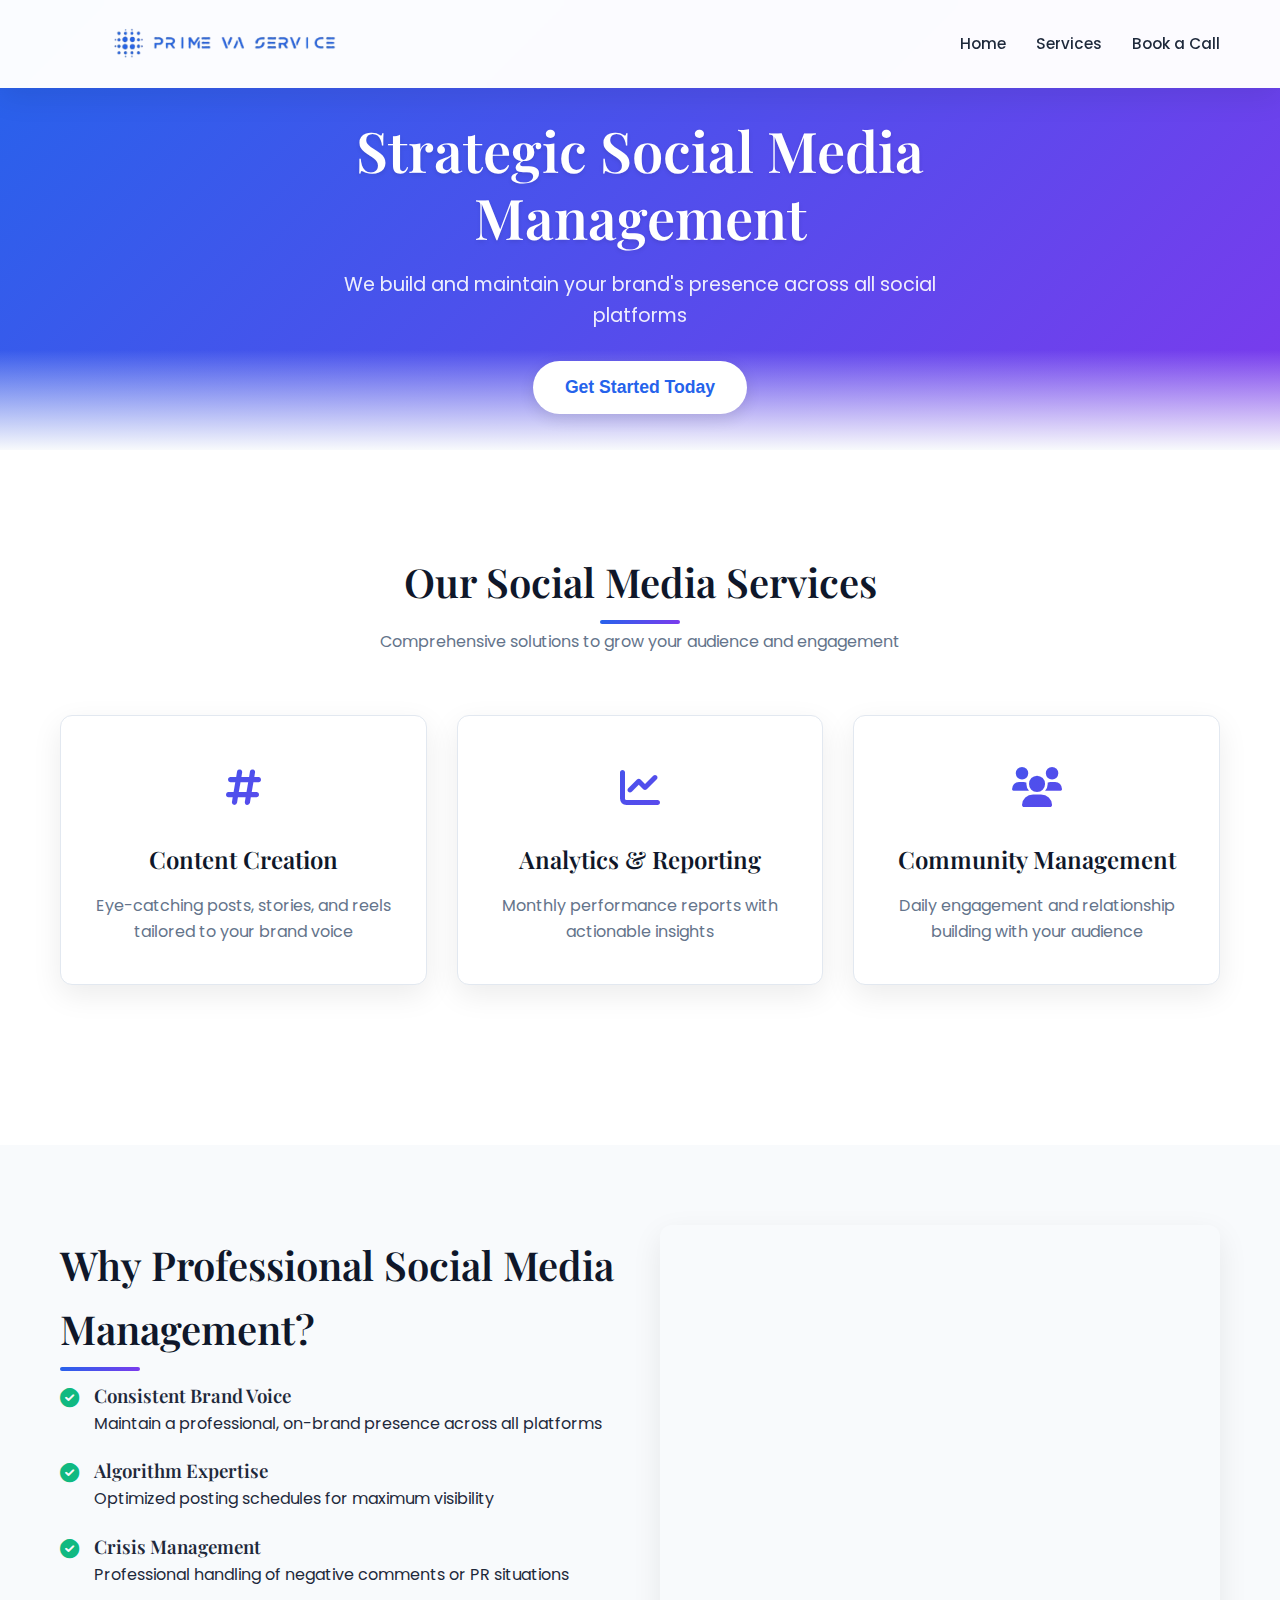
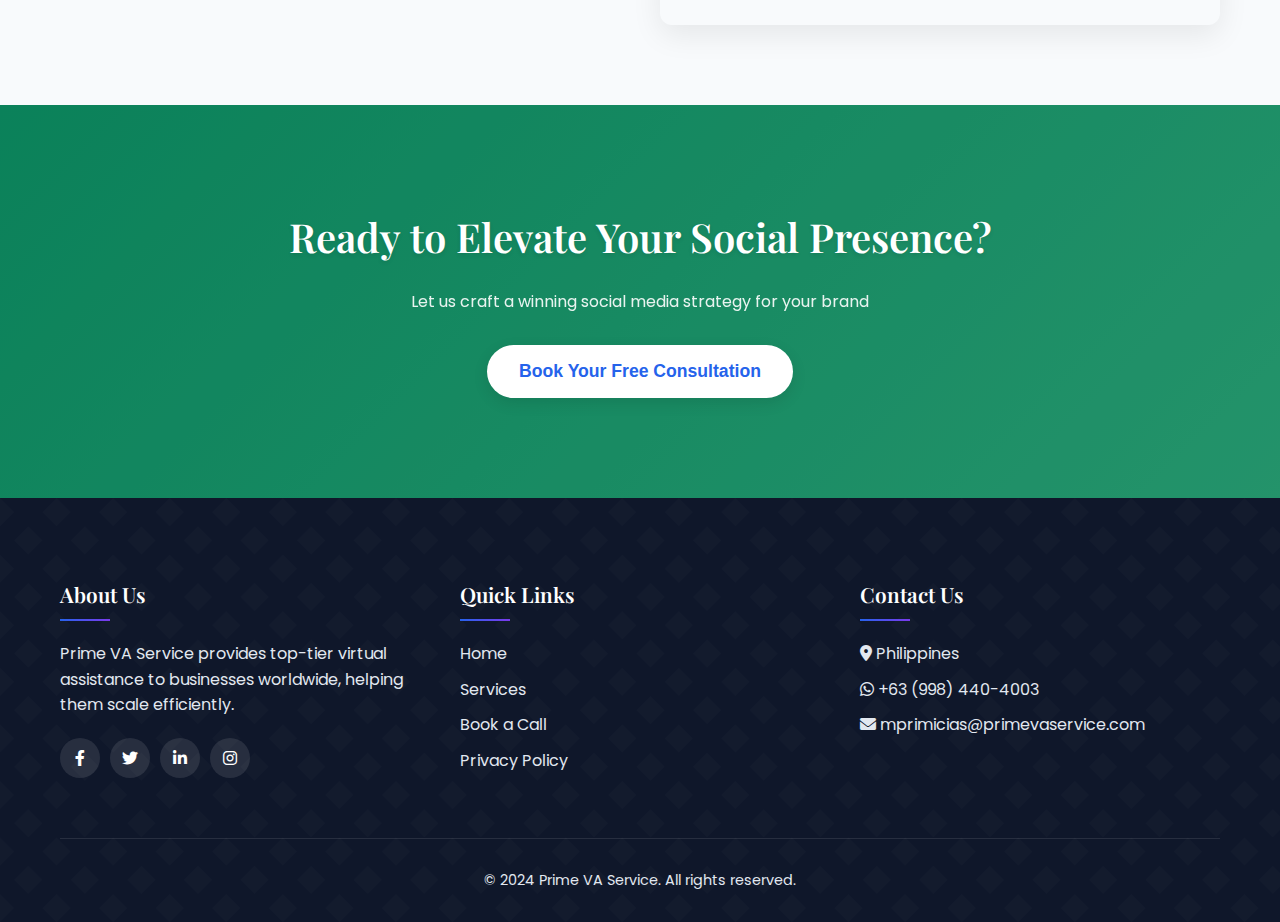
<file: social-media-management.html>
<!DOCTYPE html>
<html lang="en">
<head>
    <meta charset="UTF-8">
    <meta name="viewport" content="width=device-width, initial-scale=1.0">
    <title>Social Media Management | Prime VA Service</title>
    <link rel="stylesheet" href="https://cdnjs.cloudflare.com/ajax/libs/font-awesome/6.0.0-beta3/css/all.min.css">
    <link rel="stylesheet" href="https://cdnjs.cloudflare.com/ajax/libs/animate.css/4.1.1/animate.min.css"/>
    <link rel="preconnect" href="https://fonts.googleapis.com">
    <link rel="preconnect" href="https://fonts.gstatic.com" crossorigin>
    <link href="https://fonts.googleapis.com/css2?family=Poppins:wght@300;400;500;600;700&family=Playfair+Display:wght@400;500;600;700&display=swap" rel="stylesheet">
    <style>
        :root {
            --primary: #2563eb;
            --primary-dark: #1d4ed8;
            --primary-light: #3b82f6;
            --secondary: #7c3aed;
            --accent: #10b981;
            --light: #f8fafc;
            --dark: #1e293b;
            --darker: #0f172a;
            --gray: #64748b;
            --light-gray: #e2e8f0;
            --shadow: 0 10px 30px rgba(0, 0, 0, 0.08);
            --transition: all 0.3s cubic-bezier(0.25, 0.8, 0.25, 1);
            --gradient-primary: linear-gradient(135deg, var(--primary) 0%, var(--secondary) 100%);
            --gradient-accent: linear-gradient(135deg, var(--accent) 0%, #34d399 100%);
        }

        * {
            margin: 0;
            padding: 0;
            box-sizing: border-box;
        }

        body {
            font-family: 'Poppins', sans-serif;
            color: var(--dark);
            line-height: 1.6;
            overflow-x: hidden;
            background-color: var(--light);
        }

        h1, h2, h3, h4 {
            font-family: 'Playfair Display', serif;
            font-weight: 600;
        }

        .container {
            width: 100%;
            max-width: 1200px;
            margin: 0 auto;
            padding: 0 20px;
        }

        /* Header */
        header {
            position: fixed;
            top: 0;
            left: 0;
            width: 100%;
            padding: 20px 0;
            background-color: rgba(255, 255, 255, 0.98);
            box-shadow: var(--shadow);
            z-index: 1000;
            transition: var(--transition);
            backdrop-filter: blur(8px);
        }

        header.scrolled {
            padding: 12px 0;
            box-shadow: 0 4px 12px rgba(0, 0, 0, 0.05);
        }

        .header-container {
            display: flex;
            justify-content: space-between;
            align-items: center;
        }

        .logo {
            height: 48px;
            transition: var(--transition);
        }

        header.scrolled .logo {
            height: 40px;
        }

        nav ul {
            display: flex;
            list-style: none;
        }

        nav ul li {
            margin-left: 30px;
        }

        nav ul li a {
            text-decoration: none;
            color: var(--dark);
            font-weight: 500;
            position: relative;
            transition: var(--transition);
            font-size: 0.95rem;
        }

        nav ul li a:after {
            content: '';
            position: absolute;
            bottom: -5px;
            left: 0;
            width: 0;
            height: 2px;
            background: var(--gradient-primary);
            transition: var(--transition);
        }

        nav ul li a:hover {
            color: var(--primary);
        }

        nav ul li a:hover:after {
            width: 100%;
        }

        .mobile-menu-btn {
            display: none;
            background: none;
            border: none;
            font-size: 24px;
            color: var(--dark);
            cursor: pointer;
            transition: var(--transition);
        }

        .mobile-menu-btn:hover {
            color: var(--primary);
        }

        /* Hero Section */
        .service-hero {
            height: 50vh;
            min-height: 400px;
            display: flex;
            align-items: center;
            background: var(--gradient-primary), 
                        url('https://images.unsplash.com/photo-1611162617213-7d7a39e9b1d7?ixlib=rb-1.2.1&auto=format&fit=crop&w=1350&q=80') no-repeat center center/cover;
            color: white;
            text-align: center;
            padding-top: 80px;
            position: relative;
            overflow: hidden;
        }

        .service-hero:before {
            content: '';
            position: absolute;
            bottom: 0;
            left: 0;
            width: 100%;
            height: 100px;
            background: linear-gradient(to top, rgba(248, 250, 252, 1) 0%, rgba(248, 250, 252, 0) 100%);
            z-index: 1;
        }

        .hero-content {
            max-width: 800px;
            margin: 0 auto;
            position: relative;
            z-index: 2;
        }

        .service-hero h1 {
            font-size: 3.5rem;
            margin-bottom: 20px;
            line-height: 1.2;
            text-shadow: 0 2px 4px rgba(0, 0, 0, 0.1);
        }

        .service-hero p {
            font-size: 1.2rem;
            margin-bottom: 30px;
            opacity: 0.9;
            max-width: 600px;
            margin-left: auto;
            margin-right: auto;
        }

        .cta-button {
            display: inline-block;
            padding: 16px 32px;
            background-color: white;
            color: var(--primary);
            border-radius: 50px;
            text-decoration: none;
            font-weight: 600;
            font-size: 1.1rem;
            transition: var(--transition);
            border: none;
            cursor: pointer;
            box-shadow: 0 5px 15px rgba(0, 0, 0, 0.1);
            position: relative;
            overflow: hidden;
        }

        .cta-button:after {
            content: '';
            position: absolute;
            top: 0;
            left: 0;
            width: 100%;
            height: 100%;
            background: linear-gradient(to right, rgba(255, 255, 255, 0.3) 0%, rgba(255, 255, 255, 0) 100%);
            transform: translateX(-100%);
            transition: var(--transition);
        }

        .cta-button:hover {
            transform: translateY(-3px);
            box-shadow: 0 8px 25px rgba(0, 0, 0, 0.15);
        }

        .cta-button:hover:after {
            transform: translateX(100%);
        }

        /* Service Details Section */
        .service-details {
            padding: 100px 0;
            background-color: white;
        }

        .section-title {
            text-align: center;
            margin-bottom: 60px;
        }

        .section-title h2 {
            font-size: 2.5rem;
            color: var(--darker);
            position: relative;
            display: inline-block;
            margin-bottom: 15px;
        }

        .section-title h2:after {
            content: '';
            position: absolute;
            bottom: -10px;
            left: 50%;
            transform: translateX(-50%);
            width: 80px;
            height: 4px;
            background: var(--gradient-primary);
            border-radius: 2px;
        }

        .section-title p {
            color: var(--gray);
            max-width: 700px;
            margin: 0 auto;
        }

        .service-features {
            display: grid;
            grid-template-columns: repeat(auto-fit, minmax(350px, 1fr));
            gap: 30px;
            margin-bottom: 60px;
        }

        .feature-card {
            background-color: white;
            border-radius: 12px;
            padding: 40px 30px;
            transition: var(--transition);
            box-shadow: var(--shadow);
            border: 1px solid var(--light-gray);
            position: relative;
            overflow: hidden;
            text-align: center;
        }

        .feature-card:before {
            content: '';
            position: absolute;
            top: 0;
            left: 0;
            width: 4px;
            height: 0;
            background: var(--gradient-primary);
            transition: var(--transition);
        }

        .feature-card:hover {
            transform: translateY(-10px);
            box-shadow: 0 15px 35px rgba(0, 0, 0, 0.1);
        }

        .feature-card:hover:before {
            height: 100%;
        }

        .feature-icon {
            font-size: 2.5rem;
            margin-bottom: 20px;
            background: var(--gradient-primary);
            -webkit-background-clip: text;
            background-clip: text;
            color: transparent;
        }

        .feature-card h3 {
            font-size: 1.5rem;
            margin-bottom: 15px;
            color: var(--darker);
        }

        .feature-card p {
            color: var(--gray);
        }

        /* Service Benefits */
        .service-benefits {
            padding: 80px 0;
            background-color: var(--light);
        }

        .benefits-container {
            display: flex;
            flex-wrap: wrap;
            gap: 40px;
            align-items: center;
        }

        .benefits-content {
            flex: 1;
            min-width: 300px;
        }

        .benefits-content h2 {
            font-size: 2.5rem;
            margin-bottom: 20px;
            color: var(--darker);
            position: relative;
        }

        .benefits-content h2:after {
            content: '';
            position: absolute;
            bottom: -10px;
            left: 0;
            width: 80px;
            height: 4px;
            background: var(--gradient-primary);
            border-radius: 2px;
        }

        .benefits-list {
            margin-bottom: 30px;
        }

        .benefit-item {
            display: flex;
            align-items: flex-start;
            margin-bottom: 20px;
        }

        .benefit-icon {
            color: var(--accent);
            margin-right: 15px;
            font-size: 1.2rem;
            margin-top: 3px;
        }

        .benefits-image {
            flex: 1;
            min-width: 300px;
            height: 400px;
            border-radius: 12px;
            overflow: hidden;
            box-shadow: var(--shadow);
            background: url('https://images.unsplash.com/photo-1611162616305-c69b3fa7fbe0?ixlib=rb-1.2.1&auto=format&fit=crop&w=1350&q=80') no-repeat center center/cover;
        }

        /* CTA Section */
        .service-cta {
            padding: 100px 0;
            background: var(--gradient-accent), 
                        url('https://images.unsplash.com/photo-1521791136064-7986c2920216?ixlib=rb-1.2.1&auto=format&fit=crop&w=1350&q=80') no-repeat center center/cover;
            color: white;
            text-align: center;
            position: relative;
        }

        .service-cta:before {
            content: '';
            position: absolute;
            top: 0;
            left: 0;
            width: 100%;
            height: 100%;
            background: rgba(0, 0, 0, 0.3);
        }

        .service-cta .container {
            position: relative;
            z-index: 2;
        }

        .service-cta h2 {
            font-size: 2.5rem;
            margin-bottom: 20px;
            text-shadow: 0 2px 4px rgba(0, 0, 0, 0.1);
        }

        .service-cta p {
            max-width: 700px;
            margin: 0 auto 30px;
            opacity: 0.9;
        }

        /* Footer */
        footer {
            background-color: var(--darker);
            color: white;
            padding: 80px 0 30px;
            position: relative;
        }

        footer:before {
            content: '';
            position: absolute;
            top: 0;
            left: 0;
            width: 100%;
            height: 100%;
            background: url('[data-uri]');
            opacity: 0.5;
        }

        .footer-content {
            display: grid;
            grid-template-columns: repeat(auto-fit, minmax(250px, 1fr));
            gap: 40px;
            margin-bottom: 50px;
            position: relative;
            z-index: 2;
        }

        .footer-section h3 {
            font-size: 1.3rem;
            margin-bottom: 20px;
            position: relative;
            padding-bottom: 10px;
            color: white;
        }

        .footer-section h3:after {
            content: '';
            position: absolute;
            bottom: 0;
            left: 0;
            width: 50px;
            height: 2px;
            background: var(--gradient-primary);
        }

        .footer-section p, .footer-section a {
            color: var(--light-gray);
            margin-bottom: 10px;
            display: block;
            text-decoration: none;
            transition: var(--transition);
        }

        .footer-section a:hover {
            color: white;
            padding-left: 5px;
        }

        .social-links {
            display: flex;
            margin-top: 20px;
        }

        .social-links a {
            display: flex;
            align-items: center;
            justify-content: center;
            width: 40px;
            height: 40px;
            border-radius: 50%;
            background-color: rgba(255, 255, 255, 0.1);
            margin-right: 10px;
            color: white;
            transition: var(--transition);
        }

        .social-links a:hover {
            background: var(--gradient-primary);
            transform: translateY(-3px);
            box-shadow: 0 5px 15px rgba(0, 0, 0, 0.2);
        }

        .footer-bottom {
            text-align: center;
            padding-top: 30px;
            border-top: 1px solid rgba(255, 255, 255, 0.1);
            color: var(--light-gray);
            font-size: 0.9rem;
            position: relative;
            z-index: 2;
        }

        /* Responsive Design */
        @media (max-width: 992px) {
            .service-hero h1 {
                font-size: 2.8rem;
            }
            
            .section-title h2 {
                font-size: 2.2rem;
            }
        }

        @media (max-width: 768px) {
            .mobile-menu-btn {
                display: block;
            }
            
            nav {
                position: fixed;
                top: 80px;
                left: -100%;
                width: 80%;
                height: calc(100vh - 80px);
                background-color: white;
                box-shadow: 0 10px 20px rgba(0, 0, 0, 0.1);
                transition: var(--transition);
                z-index: 999;
            }
            
            nav.active {
                left: 0;
            }
            
            nav ul {
                flex-direction: column;
                padding: 30px;
            }
            
            nav ul li {
                margin: 15px 0;
            }
            
            .service-hero h1 {
                font-size: 2.2rem;
            }
            
            .service-hero p {
                font-size: 1rem;
            }
            
            .benefits-container {
                flex-direction: column;
            }
            
            .benefits-image {
                min-height: 300px;
            }
        }

        @media (max-width: 576px) {
            .service-hero {
                min-height: 350px;
                height: 40vh;
            }
            
            .service-hero h1 {
                font-size: 2rem;
            }
            
            .section-title h2 {
                font-size: 1.8rem;
            }
            
            .service-features {
                grid-template-columns: 1fr;
            }
        }

        /* Animations */
        .animate-delay-1 {
            animation-delay: 0.2s;
        }
        
        .animate-delay-2 {
            animation-delay: 0.4s;
        }
        
        .animate-delay-3 {
            animation-delay: 0.6s;
        }
    </style>
    <script>
  // Redirect clean URLs (without .html) to the actual .html files
  const currentPath = window.location.pathname;
  
  // If URL ends with '/something' (missing .html) but isn't a folder
  if (!currentPath.includes('.html') && !currentPath.endsWith('/')) {
    // Check if this is a known page
    const validPages = ['services', 'book-a-call', 'privacy']; // Add all your page names
    const pageName = currentPath.split('/').pop();
    
    if (validPages.includes(pageName)) {
      window.location.href = currentPath + '.html';
    }
  }
</script>
</head>
<body>
    <!-- Header -->
    <header id="header">
        <div class="container header-container">
            <img src="ffff.png" alt="Prime VA Service Logo" class="logo">
            <button class="mobile-menu-btn" id="mobileMenuBtn">
                <i class="fas fa-bars"></i>
            </button>
            <nav id="nav">
                <ul>
                    <li><a href="Home">Home</a></li>
                    <li><a href="services.html">Services</a></li>
                    <li><a href="book-a-call.html">Book a Call</a></li>
                </ul>
            </nav>
        </div>
    </header>

    <!-- Hero Section -->
    <section class="service-hero">
        <div class="container">
            <div class="hero-content animate__animated animate__fadeInUp">
                <h1>Strategic Social Media Management</h1>
                <p>We build and maintain your brand's presence across all social platforms</p>
                <button class="cta-button animate__animated animate__fadeInUp animate__delay-1s" onclick="location.href='book-a-call.html'">Get Started Today</button>
            </div>
        </div>
    </section>

    <!-- Service Details -->
    <section class="service-details">
        <div class="container">
            <div class="section-title animate__animated animate__fadeIn">
                <h2>Our Social Media Services</h2>
                <p>Comprehensive solutions to grow your audience and engagement</p>
            </div>
            
            <div class="service-features">
                <div class="feature-card animate__animated animate__fadeInUp">
                    <div class="feature-icon">
                        <i class="fas fa-hashtag"></i>
                    </div>
                    <h3>Content Creation</h3>
                    <p>Eye-catching posts, stories, and reels tailored to your brand voice</p>
                </div>
                
                <div class="feature-card animate__animated animate__fadeInUp animate-delay-1">
                    <div class="feature-icon">
                        <i class="fas fa-chart-line"></i>
                    </div>
                    <h3>Analytics & Reporting</h3>
                    <p>Monthly performance reports with actionable insights</p>
                </div>
                
                <div class="feature-card animate__animated animate__fadeInUp animate-delay-2">
                    <div class="feature-icon">
                        <i class="fas fa-users"></i>
                    </div>
                    <h3>Community Management</h3>
                    <p>Daily engagement and relationship building with your audience</p>
                </div>
            </div>
        </div>
    </section>

    <!-- Benefits Section -->
    <section class="service-benefits">
        <div class="container">
            <div class="benefits-container">
                <div class="benefits-content animate__animated animate__fadeInLeft">
                    <h2>Why Professional Social Media Management?</h2>
                    <div class="benefits-list">
                        <div class="benefit-item">
                            <div class="benefit-icon"><i class="fas fa-check-circle"></i></div>
                            <div>
                                <h3>Consistent Brand Voice</h3>
                                <p>Maintain a professional, on-brand presence across all platforms</p>
                            </div>
                        </div>
                        <div class="benefit-item">
                            <div class="benefit-icon"><i class="fas fa-check-circle"></i></div>
                            <div>
                                <h3>Algorithm Expertise</h3>
                                <p>Optimized posting schedules for maximum visibility</p>
                            </div>
                        </div>
                        <div class="benefit-item">
                            <div class="benefit-icon"><i class="fas fa-check-circle"></i></div>
                            <div>
                                <h3>Crisis Management</h3>
                                <p>Professional handling of negative comments or PR situations</p>
                            </div>
                        </div>
                    </div>
                </div>
                
                <div class="benefits-image animate__animated animate__fadeInRight">
                    <!-- Background image set in CSS -->
                </div>
            </div>
        </div>
    </section>

    <!-- CTA Section -->
    <section class="service-cta">
        <div class="container">
            <h2 class="animate__animated animate__fadeIn">Ready to Elevate Your Social Presence?</h2>
            <p class="animate__animated animate__fadeIn animate__delay-1s">Let us craft a winning social media strategy for your brand</p>
            <button class="cta-button animate__animated animate__fadeIn animate__delay-2s" onclick="location.href='book-a-call.html'">Book Your Free Consultation</button>
        </div>
    </section>

    <!-- Footer -->
    <footer>
        <div class="container">
            <div class="footer-content">
                <div class="footer-section">
                    <h3>About Us</h3>
                    <p>Prime VA Service provides top-tier virtual assistance to businesses worldwide, helping them scale efficiently.</p>
                    <div class="social-links">
                        <a href="#"><i class="fab fa-facebook-f"></i></a>
                        <a href="#"><i class="fab fa-twitter"></i></a>
                        <a href="#"><i class="fab fa-linkedin-in"></i></a>
                        <a href="#"><i class="fab fa-instagram"></i></a>
                    </div>
                </div>
                <div class="footer-section">
                    <h3>Quick Links</h3>
                    <a href="index.html">Home</a>
                    <a href="services.html">Services</a>
                    <a href="book-a-call.html">Book a Call</a>
                    <a href="privacy.html">Privacy Policy</a>
                </div>
                <div class="footer-section">
                 <h3>Contact Us</h3>
                    <p><i class="fas fa-map-marker-alt"></i> Philippines</p>
                    <p><i class="fab fa-whatsapp"></i> +63 (998) 440-4003</p>
                    <p><i class="fas fa-envelope"></i> mprimicias@primevaservice.com</p>
                </div>
            </div>
            <div class="footer-bottom">
                <p>&copy; 2024 Prime VA Service. All rights reserved.</p>
            </div>
        </div>
    </footer>

    <script>
        // Mobile Menu Toggle
        const mobileMenuBtn = document.getElementById('mobileMenuBtn');
        const nav = document.getElementById('nav');

        mobileMenuBtn.addEventListener('click', () => {
            nav.classList.toggle('active');
        });

        // Header Scroll Effect
        const header = document.getElementById('header');
        window.addEventListener('scroll', () => {
            if (window.scrollY > 100) {
                header.classList.add('scrolled');
            } else {
                header.classList.remove('scrolled');
            }
        });
    </script>
    <script>
  // Remove .html from URL in browser address bar
  if (window.location.pathname.includes('.html')) {
    const cleanUrl = window.location.pathname
      .replace('.html', '')
      .replace('index', '');
    history.replaceState({}, '', cleanUrl);
  }

  // Update ALL links on the page to remove .html
  document.querySelectorAll('a[href$=".html"]').forEach(link => {
    link.setAttribute('href', link.getAttribute('href').replace('.html', ''));
  });
</script>
</body>
</html>
</file>
